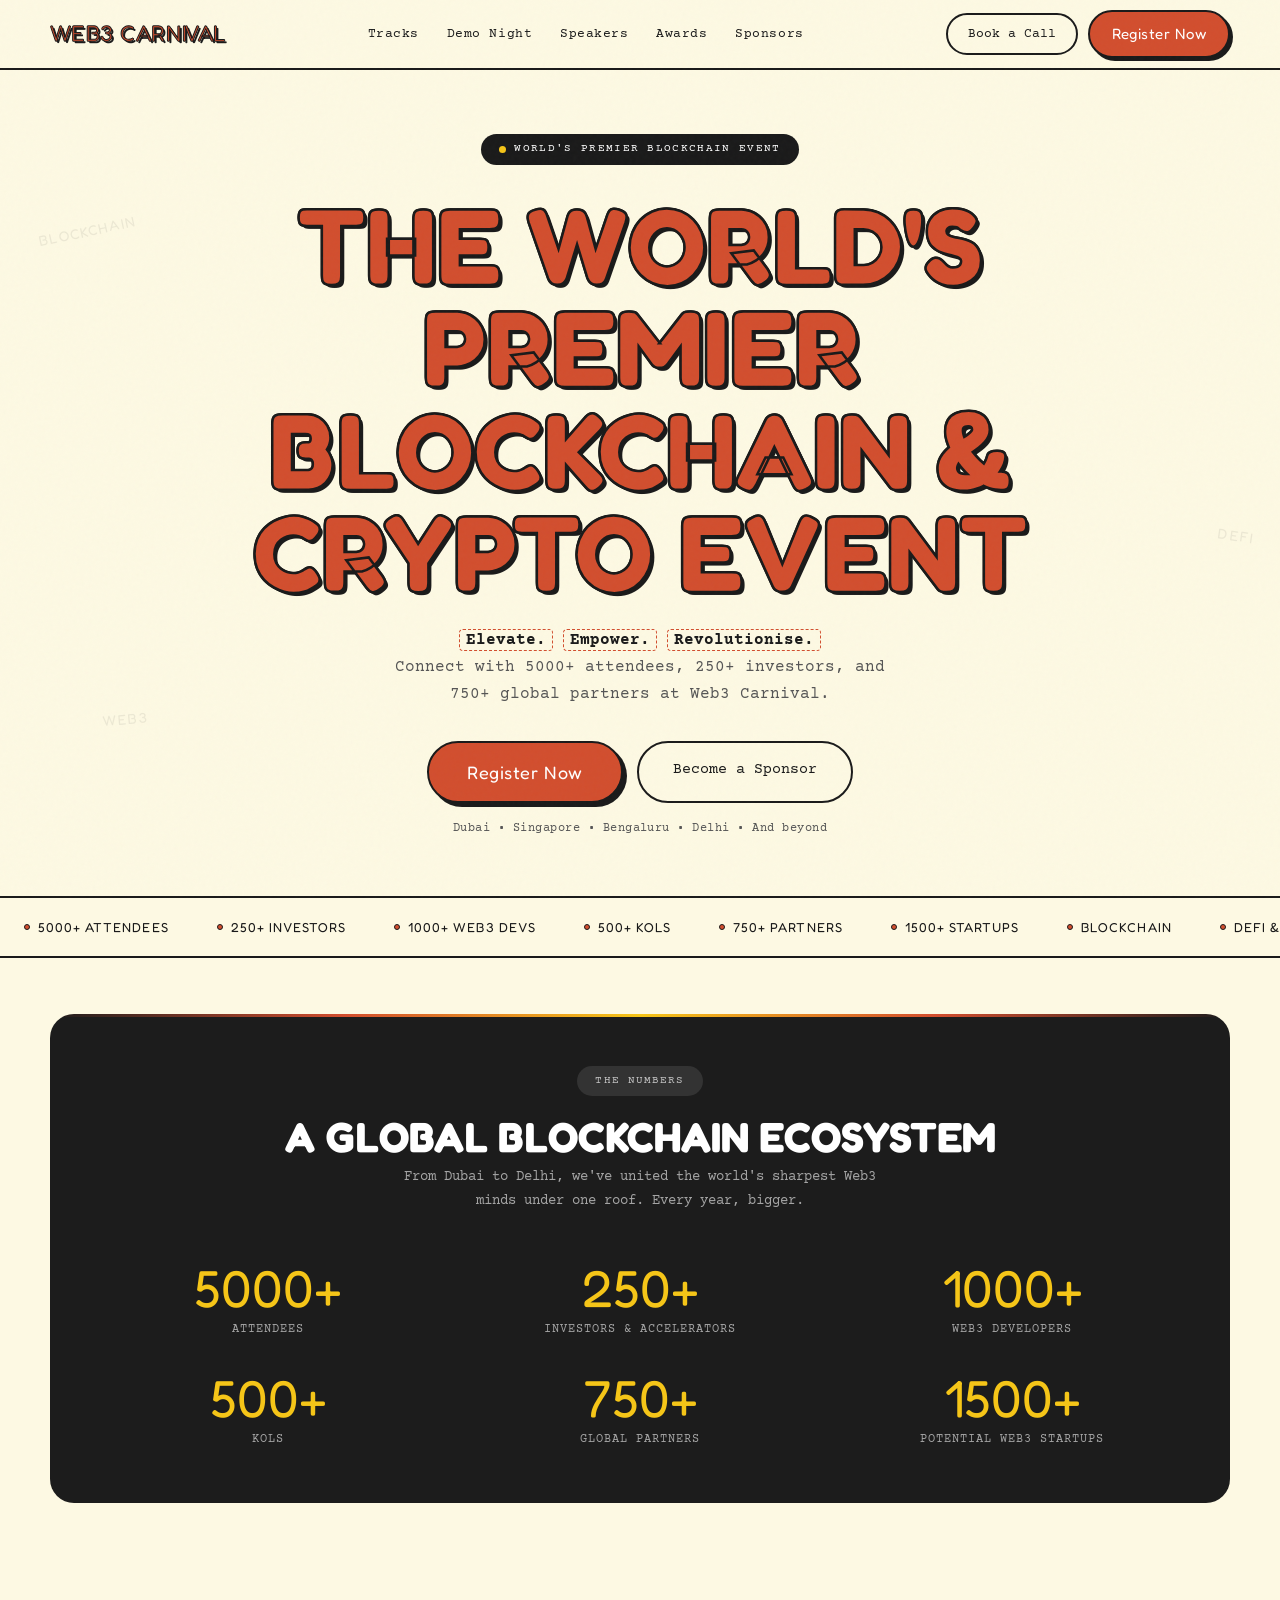
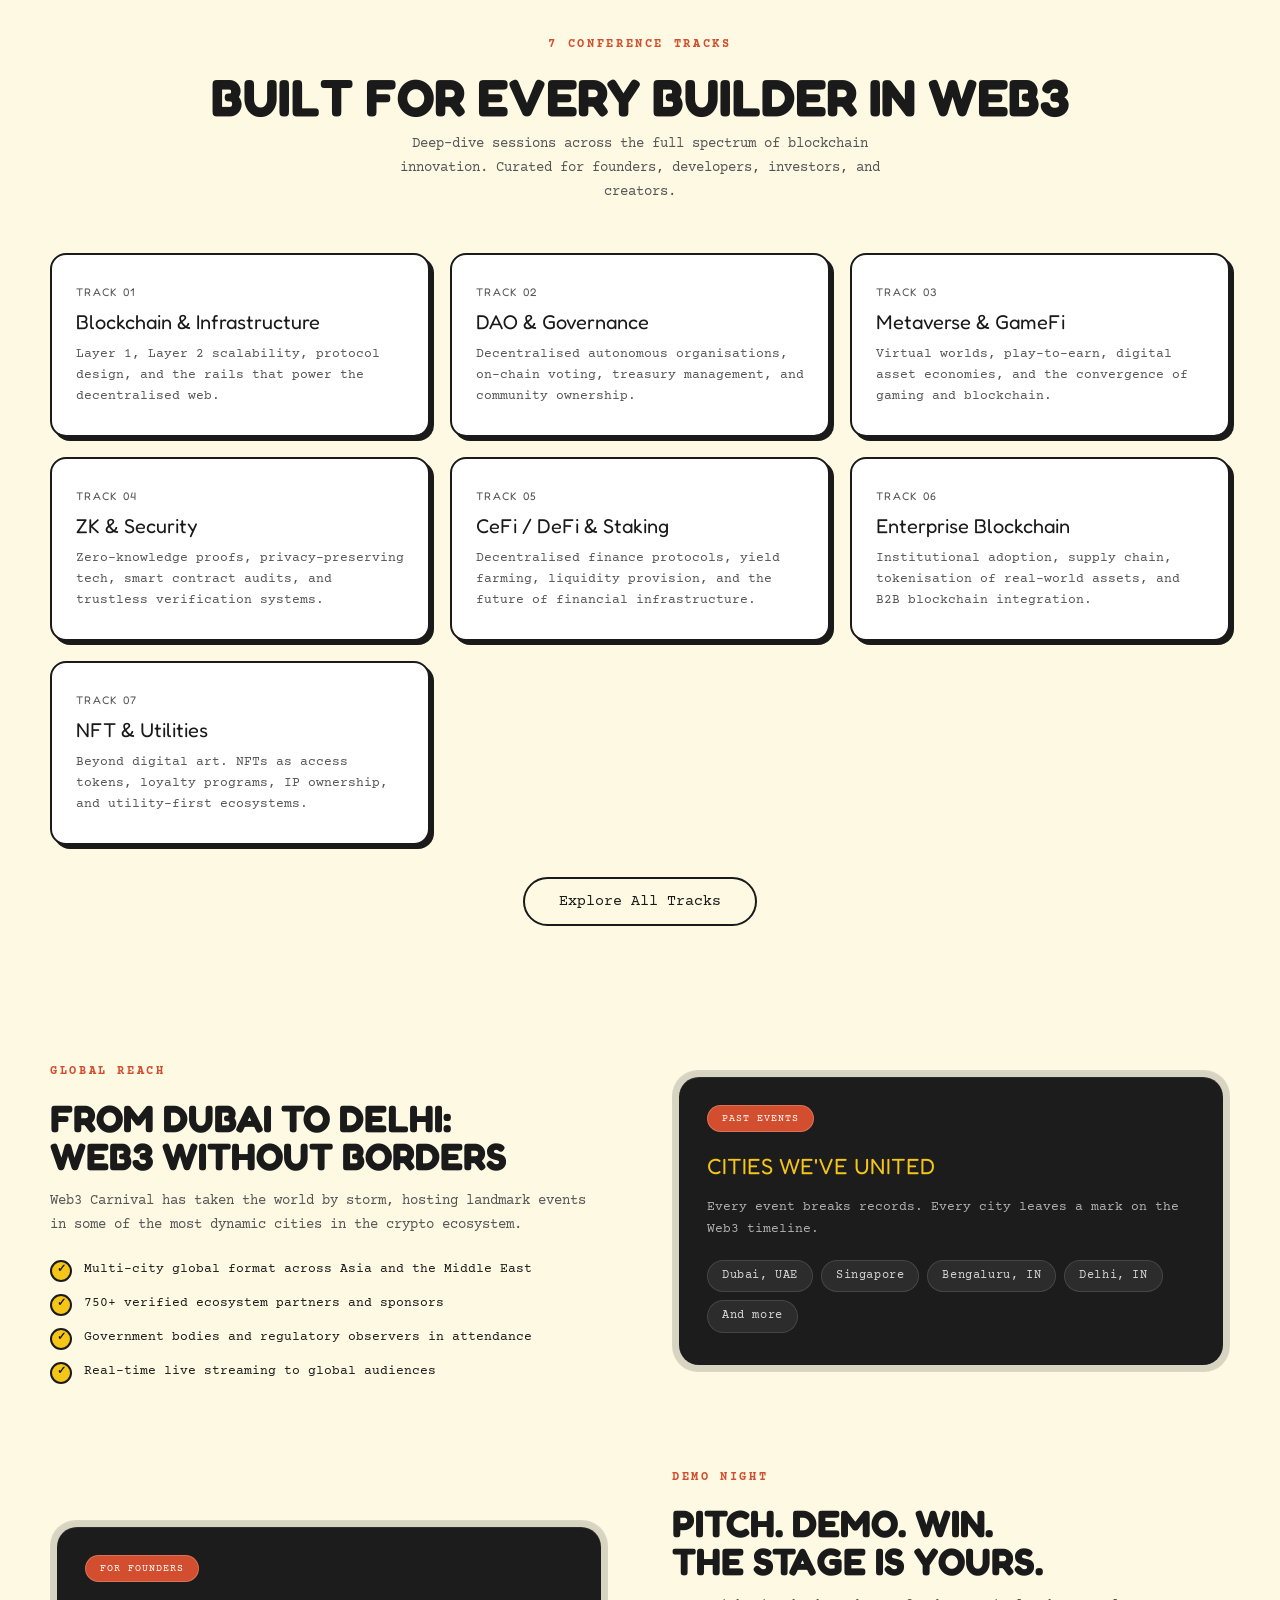
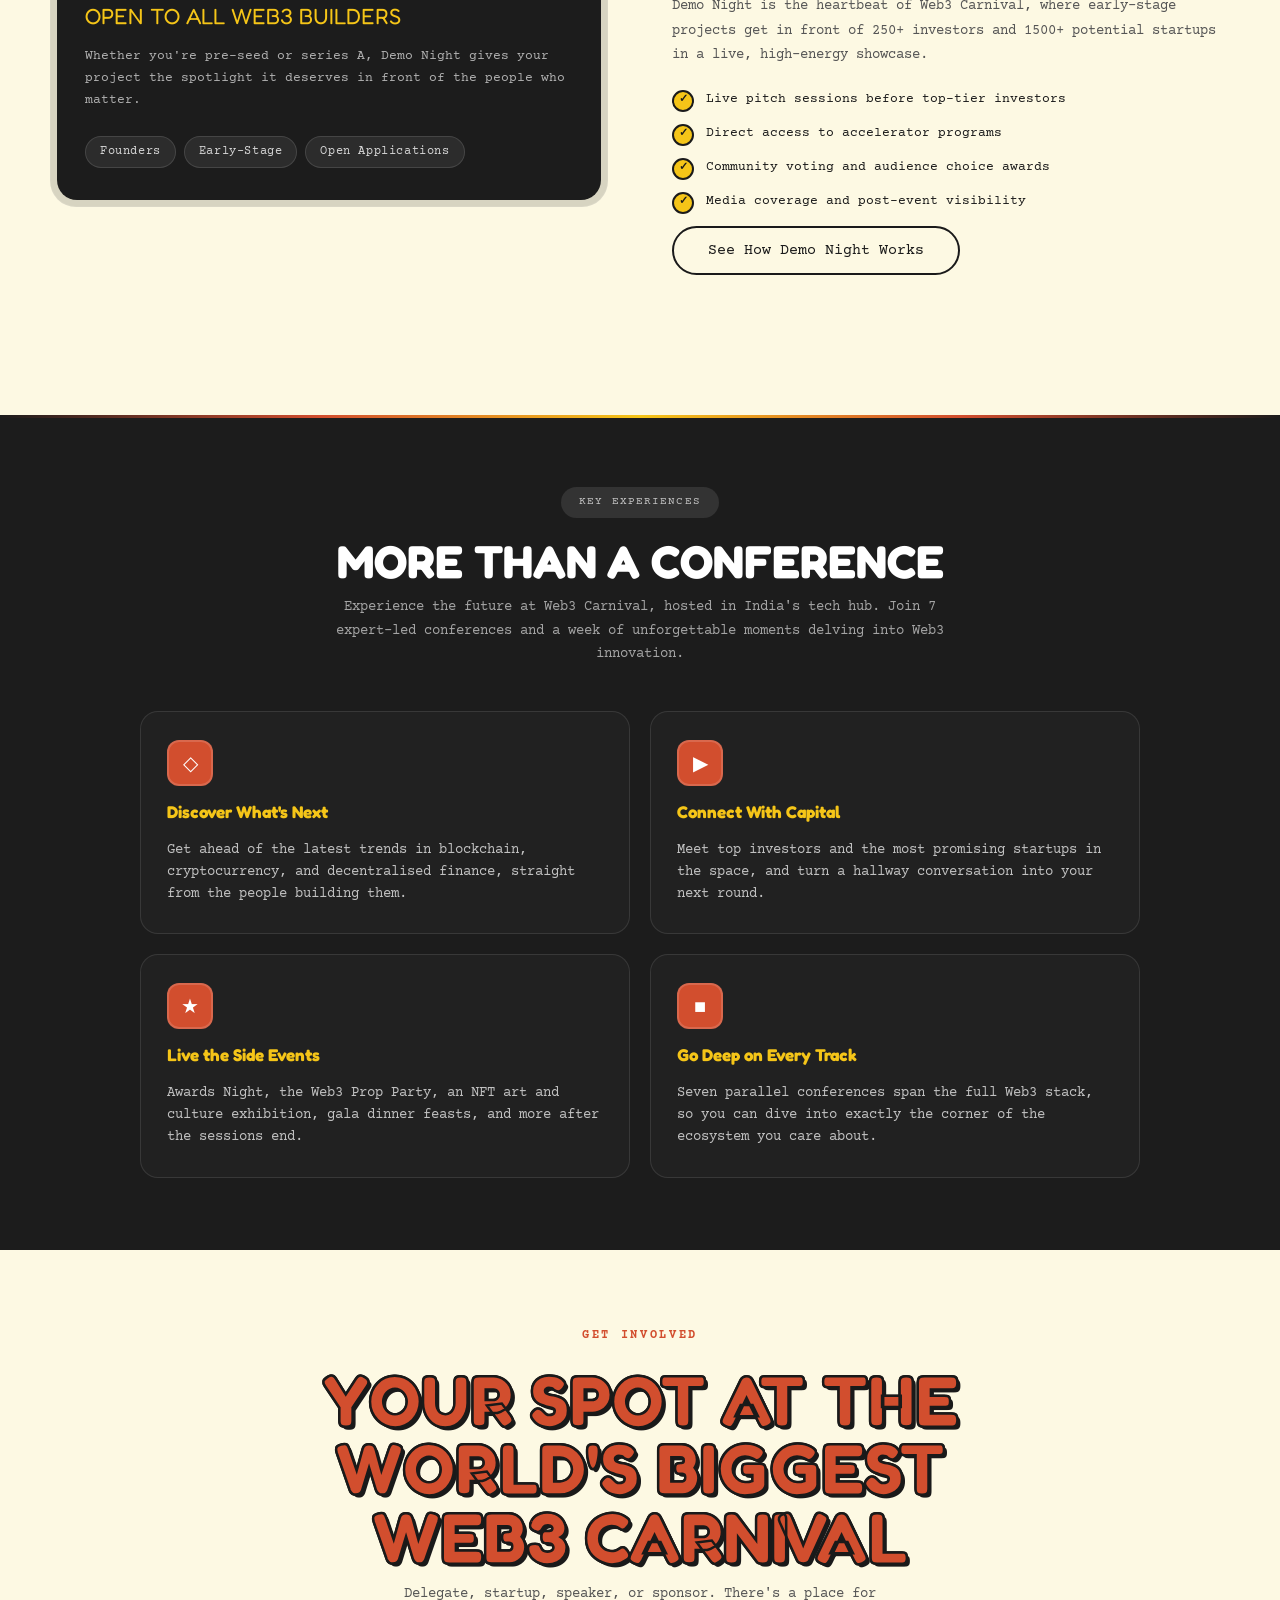
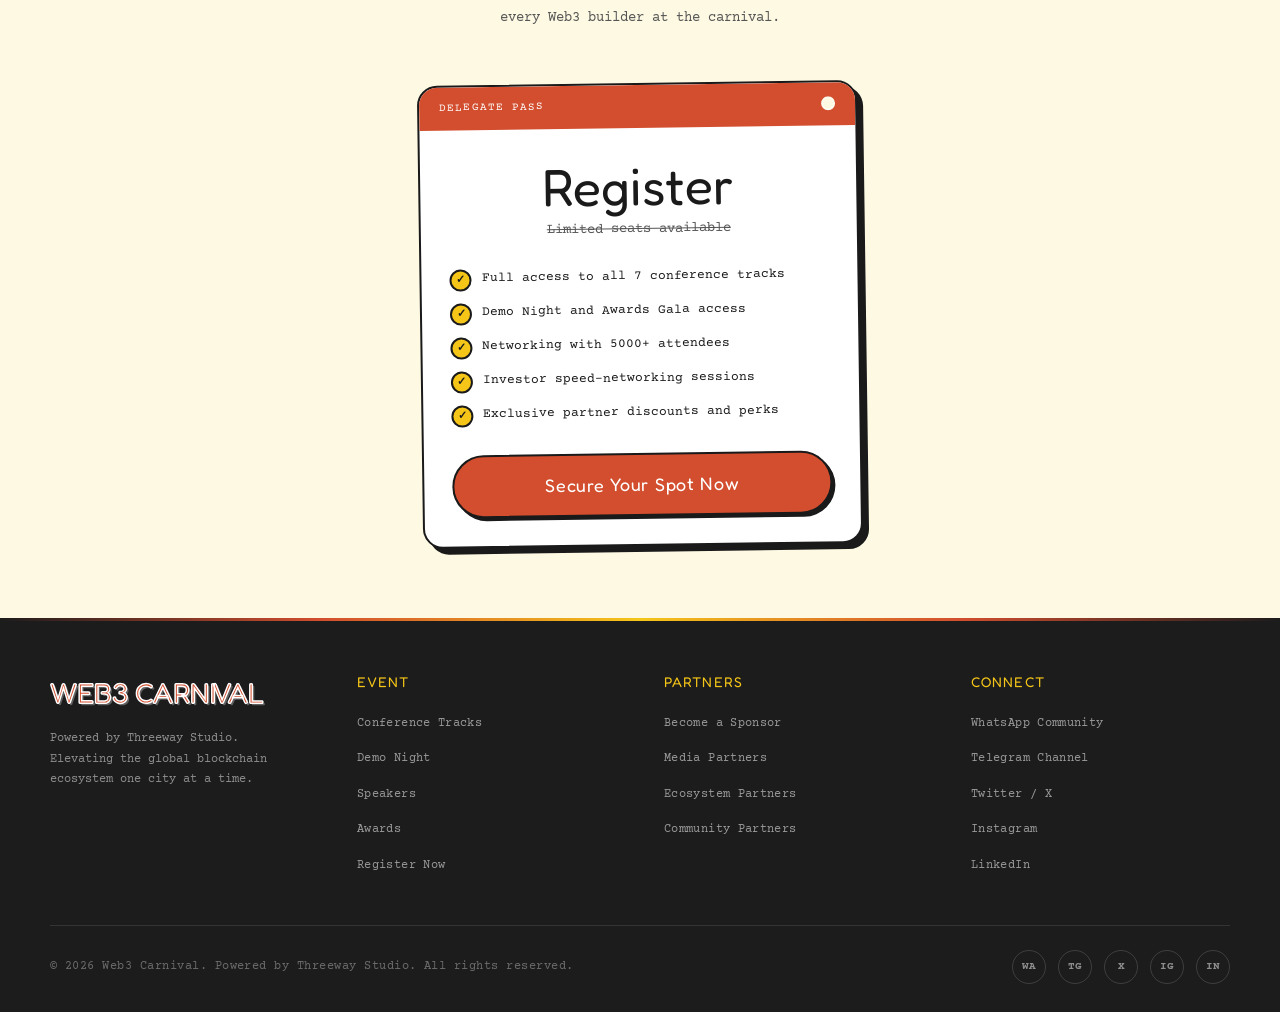
<file: index.html>
<!DOCTYPE html>
<html lang="en" data-theme="light">
<head>
<meta charset="UTF-8">
<meta name="viewport" content="width=device-width, initial-scale=1.0, viewport-fit=cover">
<title>Web3 Carnival</title>
<meta name="description" content="Web3 Carnival is the world's premier blockchain and crypto event, powered by Threeway Studio. Elevate. Empower. Revolutionise.">
<script>document.documentElement.classList.add('js');</script>
<link rel="preconnect" href="https://fonts.googleapis.com">
<link rel="preconnect" href="https://fonts.gstatic.com" crossorigin>
<link href="https://fonts.googleapis.com/css2?family=Fredoka+One&family=Courier+Prime:ital,wght@0,400;0,700;1,400&family=DM+Sans:opsz,wght@9..40,400;9..40,500;9..40,600&display=swap" rel="stylesheet">
<link rel="stylesheet" href="styles.css?v=2">
</head>
<body>

<div class="mobile-menu" id="mobileMenu">
  <button class="m-close" onclick="closeMobile()" aria-label="Close menu">&#x2715;</button>
  <a href="tracks.html">Tracks</a>
  <a href="demo-night.html">Demo Night</a>
  <a href="speakers.html">Speakers</a>
  <a href="awards.html">Awards</a>
  <a href="sponsors.html">Sponsors</a>
  <a href="https://lu.ma" class="btn-hero" style="font-size:20px;padding:14px 40px;">Register Now</a>
</div>

<nav>
  <div class="nav-inner">
    <a href="index.html" class="nav-logo">Web3 Carnival</a>
    <ul class="nav-links">
      <li><a href="tracks.html">Tracks</a></li>
      <li><a href="demo-night.html">Demo Night</a></li>
      <li><a href="speakers.html">Speakers</a></li>
      <li><a href="awards.html">Awards</a></li>
      <li><a href="sponsors.html">Sponsors</a></li>
    </ul>
    <div class="nav-cta">
      <a href="https://calendly.com" class="btn-ghost">Book a Call</a>
      <a href="https://lu.ma" class="btn-primary">Register Now</a>
    </div>
    <button class="hamburger" id="hamburger" onclick="toggleMobile()" aria-label="Menu">
      <span></span><span></span><span></span>
    </button>
  </div>
</nav>

<section class="hero">
  <span class="deco" style="top:18%;left:3%;transform:rotate(-12deg)">Blockchain</span>
  <span class="deco" style="top:55%;right:2%;transform:rotate(8deg)">DeFi</span>
  <span class="deco" style="bottom:20%;left:8%;transform:rotate(-5deg)">Web3</span>
  <div class="hero-eyebrow">
    <span class="hero-eyebrow-dot"></span>
    World's Premier Blockchain Event
  </div>
  <h1 class="display hero-title">The World's Premier Blockchain &amp; Crypto Event</h1>
  <p class="hero-sub">
    <span class="hl">Elevate.</span> <span class="hl">Empower.</span> <span class="hl">Revolutionise.</span><br>
    Connect with 5000+ attendees, 250+ investors, and 750+ global partners at Web3 Carnival.
  </p>
  <div class="hero-ctas">
    <a href="https://lu.ma" class="btn-hero">Register Now</a>
    <a href="sponsors.html" class="btn-hero-ghost">Become a Sponsor</a>
  </div>
  <p class="hero-trust">Dubai &bull; Singapore &bull; Bengaluru &bull; Delhi &bull; And beyond</p>
</section>

<div class="logo-wall">
  <div class="marquee-track" id="marqueeTrack">
    <span class="marquee-item">5000+ Attendees</span>
    <span class="marquee-item">250+ Investors</span>
    <span class="marquee-item">1000+ Web3 Devs</span>
    <span class="marquee-item">500+ KOLs</span>
    <span class="marquee-item">750+ Partners</span>
    <span class="marquee-item">1500+ Startups</span>
    <span class="marquee-item">Blockchain</span>
    <span class="marquee-item">DeFi &amp; CeFi</span>
    <span class="marquee-item">NFT &amp; Metaverse</span>
    <span class="marquee-item">ZK &amp; Security</span>
    <span class="marquee-item">DAO &amp; Governance</span>
    <span class="marquee-item">Demo Night</span>
    <span class="marquee-item">5000+ Attendees</span>
    <span class="marquee-item">250+ Investors</span>
    <span class="marquee-item">1000+ Web3 Devs</span>
    <span class="marquee-item">500+ KOLs</span>
    <span class="marquee-item">750+ Partners</span>
    <span class="marquee-item">1500+ Startups</span>
    <span class="marquee-item">Blockchain</span>
    <span class="marquee-item">DeFi &amp; CeFi</span>
    <span class="marquee-item">NFT &amp; Metaverse</span>
    <span class="marquee-item">ZK &amp; Security</span>
    <span class="marquee-item">DAO &amp; Governance</span>
    <span class="marquee-item">Demo Night</span>
  </div>
</div>

<section class="stats-section reveal">
  <div class="stats-card">
    <div class="stats-card-label">
      <span class="section-label" style="background:rgba(255,255,255,0.1);color:rgba(255,255,255,0.7);">The Numbers</span>
    </div>
    <h2 class="display-white stats-heading">A Global Blockchain Ecosystem</h2>
    <p class="stats-sub">From Dubai to Delhi, we've united the world's sharpest Web3 minds under one roof. Every year, bigger.</p>
    <div class="stats-grid">
      <div class="stat-item">
        <div class="stat-value">5000+</div>
        <div class="stat-label">Attendees</div>
      </div>
      <div class="stat-item">
        <div class="stat-value">250+</div>
        <div class="stat-label">Investors &amp; Accelerators</div>
      </div>
      <div class="stat-item">
        <div class="stat-value">1000+</div>
        <div class="stat-label">Web3 Developers</div>
      </div>
      <div class="stat-item">
        <div class="stat-value">500+</div>
        <div class="stat-label">KOLs</div>
      </div>
      <div class="stat-item">
        <div class="stat-value">750+</div>
        <div class="stat-label">Global Partners</div>
      </div>
      <div class="stat-item">
        <div class="stat-value">1500+</div>
        <div class="stat-label">Potential Web3 Startups</div>
      </div>
    </div>
  </div>
</section>

<section class="tracks-section" id="tracks">
  <div class="tracks-header reveal">
    <span class="section-label-light">7 Conference Tracks</span>
    <h2 class="display-sm tracks-title">Built for Every Builder in Web3</h2>
    <p class="mono-muted" style="max-width:520px;margin:0 auto;font-size:14px;">Deep-dive sessions across the full spectrum of blockchain innovation. Curated for founders, developers, investors, and creators.</p>
  </div>
  <div class="tracks-grid">
    <div class="track-card reveal">
      <div class="track-number">Track 01</div>
      <div class="track-name">Blockchain &amp; Infrastructure</div>
      <div class="track-desc">Layer 1, Layer 2 scalability, protocol design, and the rails that power the decentralised web.</div>
    </div>
    <div class="track-card reveal" style="transition-delay:0.07s">
      <div class="track-number">Track 02</div>
      <div class="track-name">DAO &amp; Governance</div>
      <div class="track-desc">Decentralised autonomous organisations, on-chain voting, treasury management, and community ownership.</div>
    </div>
    <div class="track-card reveal" style="transition-delay:0.14s">
      <div class="track-number">Track 03</div>
      <div class="track-name">Metaverse &amp; GameFi</div>
      <div class="track-desc">Virtual worlds, play-to-earn, digital asset economies, and the convergence of gaming and blockchain.</div>
    </div>
    <div class="track-card reveal" style="transition-delay:0.21s">
      <div class="track-number">Track 04</div>
      <div class="track-name">ZK &amp; Security</div>
      <div class="track-desc">Zero-knowledge proofs, privacy-preserving tech, smart contract audits, and trustless verification systems.</div>
    </div>
    <div class="track-card reveal" style="transition-delay:0.28s">
      <div class="track-number">Track 05</div>
      <div class="track-name">CeFi / DeFi &amp; Staking</div>
      <div class="track-desc">Decentralised finance protocols, yield farming, liquidity provision, and the future of financial infrastructure.</div>
    </div>
    <div class="track-card reveal" style="transition-delay:0.35s">
      <div class="track-number">Track 06</div>
      <div class="track-name">Enterprise Blockchain</div>
      <div class="track-desc">Institutional adoption, supply chain, tokenisation of real-world assets, and B2B blockchain integration.</div>
    </div>
    <div class="track-card reveal" style="transition-delay:0.42s">
      <div class="track-number">Track 07</div>
      <div class="track-name">NFT &amp; Utilities</div>
      <div class="track-desc">Beyond digital art. NFTs as access tokens, loyalty programs, IP ownership, and utility-first ecosystems.</div>
    </div>
  </div>
  <div style="text-align:center;margin-top:44px;">
    <a href="tracks.html" class="btn-hero-ghost">Explore All Tracks</a>
  </div>
</section>

<section class="features-section">
  <div class="feature-row reveal">
    <div class="feature-text">
      <span class="section-label-light">Global Reach</span>
      <h3 class="display-sm feature-title">From Dubai to Delhi: Web3 Without Borders</h3>
      <p class="feature-body">Web3 Carnival has taken the world by storm, hosting landmark events in some of the most dynamic cities in the crypto ecosystem.</p>
      <ul class="checklist">
        <li><span class="check-icon">&#x2713;</span> Multi-city global format across Asia and the Middle East</li>
        <li><span class="check-icon">&#x2713;</span> 750+ verified ecosystem partners and sponsors</li>
        <li><span class="check-icon">&#x2713;</span> Government bodies and regulatory observers in attendance</li>
        <li><span class="check-icon">&#x2713;</span> Real-time live streaming to global audiences</li>
      </ul>
    </div>
    <div class="doppelrand">
      <div class="doppelrand-inner">
        <div class="feature-card-inner">
          <span class="feature-card-tag">Past Events</span>
          <div class="feature-card-heading">Cities We've United</div>
          <p class="feature-card-body">Every event breaks records. Every city leaves a mark on the Web3 timeline.</p>
          <div class="city-pills">
            <span class="city-pill">Dubai, UAE</span>
            <span class="city-pill">Singapore</span>
            <span class="city-pill">Bengaluru, IN</span>
            <span class="city-pill">Delhi, IN</span>
            <span class="city-pill">And more</span>
          </div>
        </div>
      </div>
    </div>
  </div>

  <div class="feature-row reverse reveal">
    <div class="feature-text">
      <span class="section-label-light">Demo Night</span>
      <h3 class="display-sm feature-title">Pitch. Demo. Win. The Stage is Yours.</h3>
      <p class="feature-body">Demo Night is the heartbeat of Web3 Carnival, where early-stage projects get in front of 250+ investors and 1500+ potential startups in a live, high-energy showcase.</p>
      <ul class="checklist">
        <li><span class="check-icon">&#x2713;</span> Live pitch sessions before top-tier investors</li>
        <li><span class="check-icon">&#x2713;</span> Direct access to accelerator programs</li>
        <li><span class="check-icon">&#x2713;</span> Community voting and audience choice awards</li>
        <li><span class="check-icon">&#x2713;</span> Media coverage and post-event visibility</li>
      </ul>
      <div style="margin-top:24px;">
        <a href="demo-night.html" class="btn-hero-ghost">See How Demo Night Works</a>
      </div>
    </div>
    <div class="doppelrand">
      <div class="doppelrand-inner">
        <div class="feature-card-inner">
          <span class="feature-card-tag">For Founders</span>
          <div class="feature-card-heading">Open to All Web3 Builders</div>
          <p class="feature-card-body">Whether you're pre-seed or series A, Demo Night gives your project the spotlight it deserves in front of the people who matter.</p>
          <div class="city-pills" style="margin-top:24px">
            <span class="city-pill">Founders</span>
            <span class="city-pill">Early-Stage</span>
            <span class="city-pill">Open Applications</span>
          </div>
        </div>
      </div>
    </div>
  </div>
</section>

<section class="exp-section">
  <div class="exp-head reveal">
    <span class="section-label" style="background:rgba(255,255,255,0.1);color:rgba(255,255,255,0.7);">Key Experiences</span>
    <h2 class="display-white">More Than a Conference</h2>
    <p>Experience the future at Web3 Carnival, hosted in India's tech hub. Join 7 expert-led conferences and a week of unforgettable moments delving into Web3 innovation.</p>
  </div>
  <div class="exp-grid">
    <div class="exp-card reveal">
      <div class="exp-icon">&#9671;</div>
      <h3>Discover What's Next</h3>
      <p>Get ahead of the latest trends in blockchain, cryptocurrency, and decentralised finance, straight from the people building them.</p>
    </div>
    <div class="exp-card reveal" style="transition-delay:0.07s">
      <div class="exp-icon">&#9654;</div>
      <h3>Connect With Capital</h3>
      <p>Meet top investors and the most promising startups in the space, and turn a hallway conversation into your next round.</p>
    </div>
    <div class="exp-card reveal" style="transition-delay:0.14s">
      <div class="exp-icon">&#9733;</div>
      <h3>Live the Side Events</h3>
      <p>Awards Night, the Web3 Prop Party, an NFT art and culture exhibition, gala dinner feasts, and more after the sessions end.</p>
    </div>
    <div class="exp-card reveal" style="transition-delay:0.21s">
      <div class="exp-icon">&#9632;</div>
      <h3>Go Deep on Every Track</h3>
      <p>Seven parallel conferences span the full Web3 stack, so you can dive into exactly the corner of the ecosystem you care about.</p>
    </div>
  </div>
</section>

<section class="pricing-section" id="register">
  <span class="section-label-light" style="display:inline-flex;margin-bottom:20px;">Get Involved</span>
  <h2 class="display pricing-headline">Your Spot at the World's Biggest Web3 Carnival</h2>
  <p class="pricing-sub">
    Delegate, startup, speaker, or sponsor. There's a place for every Web3 builder at the carnival.
  </p>

  <div class="pricing-card">
    <div class="pricing-card-header">
      <span class="pricing-card-label">Delegate Pass</span>
      <span style="width:14px;height:14px;border-radius:50%;background:var(--cream);display:inline-block;border:2px solid rgba(255,255,255,0.4);"></span>
    </div>
    <div class="pricing-card-body">
      <div class="pricing-price">Register</div>
      <div class="pricing-old">Limited seats available</div>
      <ul class="pricing-features">
        <li><span class="check-icon" style="background:var(--yellow);">&#x2713;</span> Full access to all 7 conference tracks</li>
        <li><span class="check-icon" style="background:var(--yellow);">&#x2713;</span> Demo Night and Awards Gala access</li>
        <li><span class="check-icon" style="background:var(--yellow);">&#x2713;</span> Networking with 5000+ attendees</li>
        <li><span class="check-icon" style="background:var(--yellow);">&#x2713;</span> Investor speed-networking sessions</li>
        <li><span class="check-icon" style="background:var(--yellow);">&#x2713;</span> Exclusive partner discounts and perks</li>
      </ul>
      <a href="https://lu.ma" class="btn-pricing">Secure Your Spot Now</a>
    </div>
  </div>
</section>

<footer>
  <div class="footer-inner">
    <div class="footer-top">
      <div>
        <div class="footer-brand-name">Web3 Carnival</div>
        <p class="footer-tagline">Powered by Threeway Studio. Elevating the global blockchain ecosystem one city at a time.</p>
      </div>
      <div>
        <div class="footer-col-heading">Event</div>
        <ul class="footer-links">
          <li><a href="tracks.html">Conference Tracks</a></li>
          <li><a href="demo-night.html">Demo Night</a></li>
          <li><a href="speakers.html">Speakers</a></li>
          <li><a href="awards.html">Awards</a></li>
          <li><a href="https://lu.ma">Register Now</a></li>
        </ul>
      </div>
      <div>
        <div class="footer-col-heading">Partners</div>
        <ul class="footer-links">
          <li><a href="sponsors.html">Become a Sponsor</a></li>
          <li><a href="sponsors.html">Media Partners</a></li>
          <li><a href="sponsors.html">Ecosystem Partners</a></li>
          <li><a href="sponsors.html">Community Partners</a></li>
        </ul>
      </div>
      <div>
        <div class="footer-col-heading">Connect</div>
        <ul class="footer-links">
          <li><a href="https://lu.ma">WhatsApp Community</a></li>
          <li><a href="https://lu.ma">Telegram Channel</a></li>
          <li><a href="https://twitter.com">Twitter / X</a></li>
          <li><a href="https://instagram.com">Instagram</a></li>
          <li><a href="https://linkedin.com">LinkedIn</a></li>
        </ul>
      </div>
    </div>
    <div class="footer-bottom">
      <span class="footer-copy">&copy; 2026 Web3 Carnival. Powered by Threeway Studio. All rights reserved.</span>
      <div class="socials">
        <a href="https://wa.me" class="social-link" aria-label="WhatsApp">WA</a>
        <a href="https://t.me" class="social-link" aria-label="Telegram">TG</a>
        <a href="https://twitter.com" class="social-link" aria-label="Twitter">X</a>
        <a href="https://instagram.com" class="social-link" aria-label="Instagram">IG</a>
        <a href="https://linkedin.com" class="social-link" aria-label="LinkedIn">IN</a>
      </div>
    </div>
  </div>
</footer>

<script src="script.js?v=2"></script>
</body>
</html>
</file>
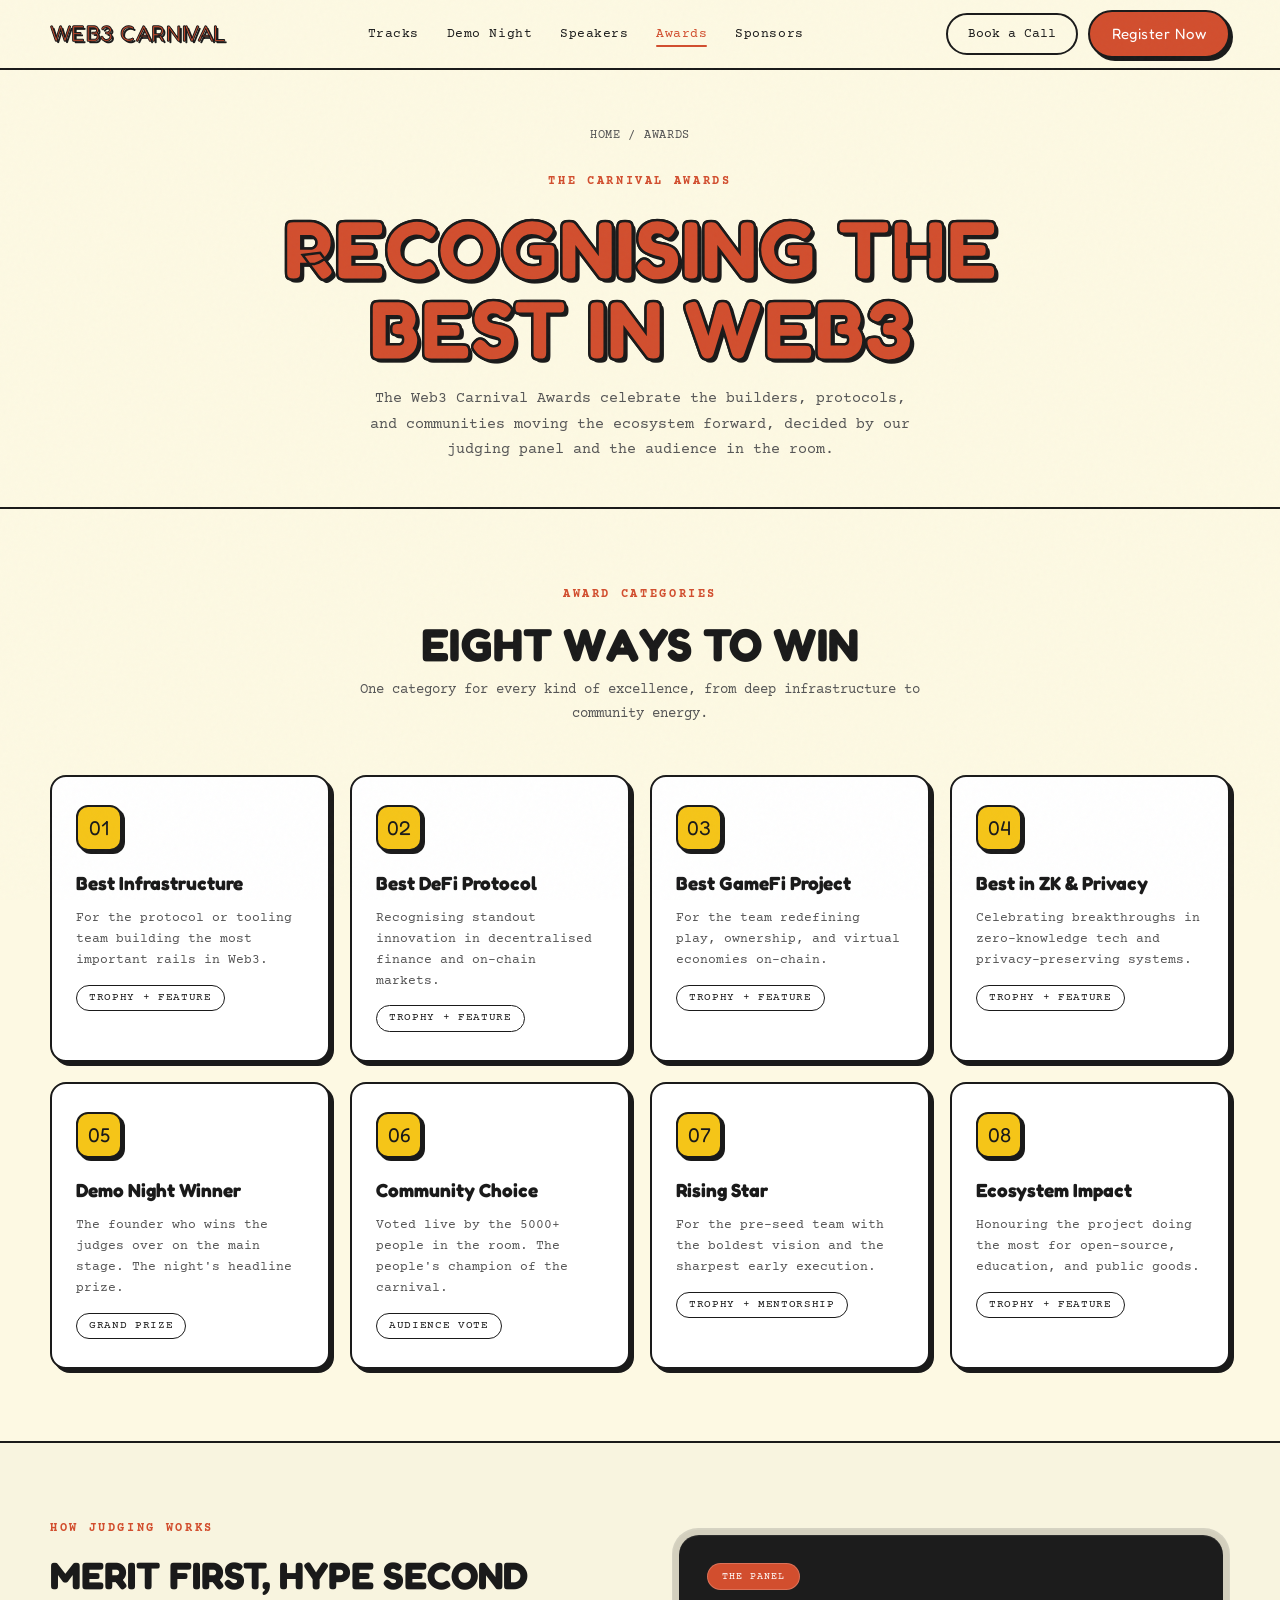
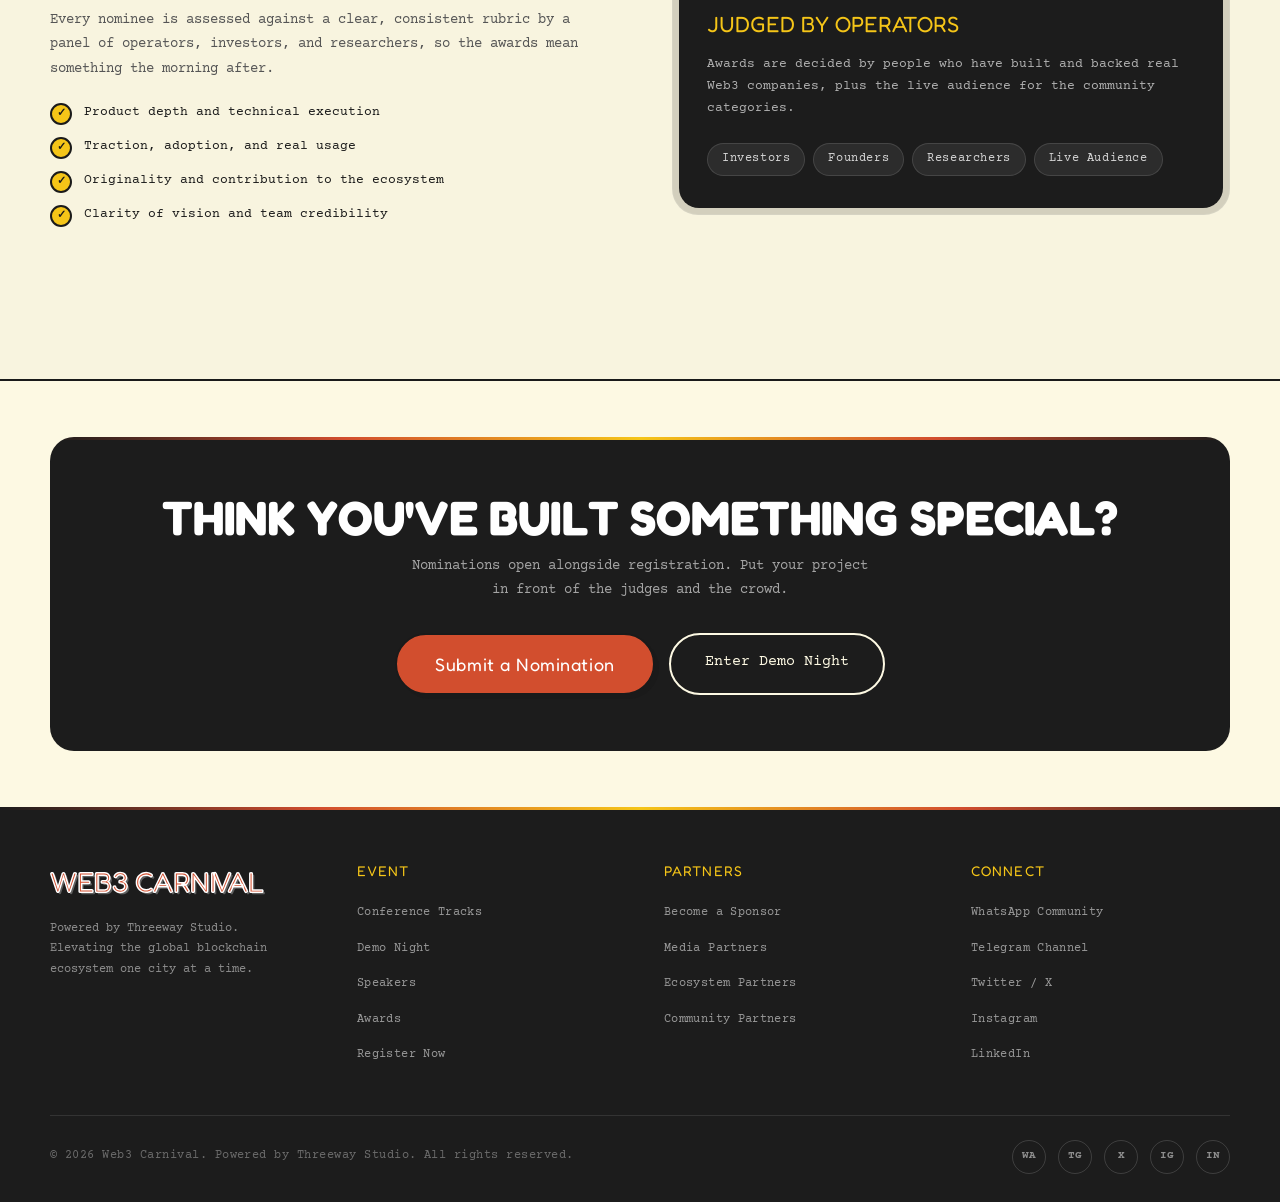
<file: awards.html>
<!DOCTYPE html>
<html lang="en" data-theme="light">
<head>
<meta charset="UTF-8">
<meta name="viewport" content="width=device-width, initial-scale=1.0, viewport-fit=cover">
<title>Awards | Web3 Carnival</title>
<meta name="description" content="The Web3 Carnival Awards celebrate the builders, protocols, and communities pushing the ecosystem forward.">
<script>document.documentElement.classList.add('js');</script>
<link rel="preconnect" href="https://fonts.googleapis.com">
<link rel="preconnect" href="https://fonts.gstatic.com" crossorigin>
<link href="https://fonts.googleapis.com/css2?family=Fredoka+One&family=Courier+Prime:ital,wght@0,400;0,700;1,400&family=DM+Sans:opsz,wght@9..40,400;9..40,500;9..40,600&display=swap" rel="stylesheet">
<link rel="stylesheet" href="styles.css?v=2">
</head>
<body>

<div class="mobile-menu" id="mobileMenu">
  <button class="m-close" onclick="closeMobile()" aria-label="Close menu">&#x2715;</button>
  <a href="tracks.html">Tracks</a>
  <a href="demo-night.html">Demo Night</a>
  <a href="speakers.html">Speakers</a>
  <a href="awards.html">Awards</a>
  <a href="sponsors.html">Sponsors</a>
  <a href="https://lu.ma" class="btn-hero" style="font-size:20px;padding:14px 40px;">Register Now</a>
</div>

<nav>
  <div class="nav-inner">
    <a href="index.html" class="nav-logo">Web3 Carnival</a>
    <ul class="nav-links">
      <li><a href="tracks.html">Tracks</a></li>
      <li><a href="demo-night.html">Demo Night</a></li>
      <li><a href="speakers.html">Speakers</a></li>
      <li><a href="awards.html" class="active">Awards</a></li>
      <li><a href="sponsors.html">Sponsors</a></li>
    </ul>
    <div class="nav-cta">
      <a href="https://calendly.com" class="btn-ghost">Book a Call</a>
      <a href="https://lu.ma" class="btn-primary">Register Now</a>
    </div>
    <button class="hamburger" id="hamburger" onclick="toggleMobile()" aria-label="Menu">
      <span></span><span></span><span></span>
    </button>
  </div>
</nav>

<section class="page-hero">
  <div class="breadcrumb"><a href="index.html">Home</a> / Awards</div>
  <span class="section-label-light">The Carnival Awards</span>
  <h1 class="display page-hero-title">Recognising the Best in Web3</h1>
  <p class="page-hero-sub">The Web3 Carnival Awards celebrate the builders, protocols, and communities moving the ecosystem forward, decided by our judging panel and the audience in the room.</p>
</section>

<section class="section">
  <div class="section-head reveal">
    <span class="section-label-light">Award Categories</span>
    <h2 class="display-sm">Eight Ways to Win</h2>
    <p>One category for every kind of excellence, from deep infrastructure to community energy.</p>
  </div>
  <div class="award-grid">
    <div class="award-card reveal">
      <div class="award-badge">01</div>
      <h3>Best Infrastructure</h3>
      <p>For the protocol or tooling team building the most important rails in Web3.</p>
      <span class="award-prize">Trophy + Feature</span>
    </div>
    <div class="award-card reveal" style="transition-delay:0.06s">
      <div class="award-badge">02</div>
      <h3>Best DeFi Protocol</h3>
      <p>Recognising standout innovation in decentralised finance and on-chain markets.</p>
      <span class="award-prize">Trophy + Feature</span>
    </div>
    <div class="award-card reveal" style="transition-delay:0.12s">
      <div class="award-badge">03</div>
      <h3>Best GameFi Project</h3>
      <p>For the team redefining play, ownership, and virtual economies on-chain.</p>
      <span class="award-prize">Trophy + Feature</span>
    </div>
    <div class="award-card reveal" style="transition-delay:0.18s">
      <div class="award-badge">04</div>
      <h3>Best in ZK &amp; Privacy</h3>
      <p>Celebrating breakthroughs in zero-knowledge tech and privacy-preserving systems.</p>
      <span class="award-prize">Trophy + Feature</span>
    </div>
    <div class="award-card reveal" style="transition-delay:0.06s">
      <div class="award-badge">05</div>
      <h3>Demo Night Winner</h3>
      <p>The founder who wins the judges over on the main stage. The night's headline prize.</p>
      <span class="award-prize">Grand Prize</span>
    </div>
    <div class="award-card reveal" style="transition-delay:0.12s">
      <div class="award-badge">06</div>
      <h3>Community Choice</h3>
      <p>Voted live by the 5000+ people in the room. The people's champion of the carnival.</p>
      <span class="award-prize">Audience Vote</span>
    </div>
    <div class="award-card reveal" style="transition-delay:0.18s">
      <div class="award-badge">07</div>
      <h3>Rising Star</h3>
      <p>For the pre-seed team with the boldest vision and the sharpest early execution.</p>
      <span class="award-prize">Trophy + Mentorship</span>
    </div>
    <div class="award-card reveal" style="transition-delay:0.24s">
      <div class="award-badge">08</div>
      <h3>Ecosystem Impact</h3>
      <p>Honouring the project doing the most for open-source, education, and public goods.</p>
      <span class="award-prize">Trophy + Feature</span>
    </div>
  </div>
</section>

<section class="section" style="background:rgba(26,26,26,0.02);border-top:2px solid var(--dark);border-bottom:2px solid var(--dark);">
  <div class="feature-row reveal">
    <div class="feature-text">
      <span class="section-label-light">How Judging Works</span>
      <h3 class="display-sm feature-title">Merit First, Hype Second</h3>
      <p class="feature-body">Every nominee is assessed against a clear, consistent rubric by a panel of operators, investors, and researchers, so the awards mean something the morning after.</p>
      <ul class="checklist">
        <li><span class="check-icon">&#x2713;</span> Product depth and technical execution</li>
        <li><span class="check-icon">&#x2713;</span> Traction, adoption, and real usage</li>
        <li><span class="check-icon">&#x2713;</span> Originality and contribution to the ecosystem</li>
        <li><span class="check-icon">&#x2713;</span> Clarity of vision and team credibility</li>
      </ul>
    </div>
    <div class="doppelrand">
      <div class="doppelrand-inner">
        <div class="feature-card-inner">
          <span class="feature-card-tag">The Panel</span>
          <div class="feature-card-heading">Judged by Operators</div>
          <p class="feature-card-body">Awards are decided by people who have built and backed real Web3 companies, plus the live audience for the community categories.</p>
          <div class="city-pills" style="margin-top:24px">
            <span class="city-pill">Investors</span>
            <span class="city-pill">Founders</span>
            <span class="city-pill">Researchers</span>
            <span class="city-pill">Live Audience</span>
          </div>
        </div>
      </div>
    </div>
  </div>
</section>

<section class="section-tight">
  <div class="cta-band reveal">
    <h2 class="display-white">Think You've Built Something Special?</h2>
    <p>Nominations open alongside registration. Put your project in front of the judges and the crowd.</p>
    <div class="hero-ctas" style="margin-bottom:0;">
      <a href="https://lu.ma" class="btn-hero">Submit a Nomination</a>
      <a href="demo-night.html" class="btn-hero-ghost" style="color:var(--cream);border-color:var(--cream);">Enter Demo Night</a>
    </div>
  </div>
</section>

<footer>
  <div class="footer-inner">
    <div class="footer-top">
      <div>
        <div class="footer-brand-name">Web3 Carnival</div>
        <p class="footer-tagline">Powered by Threeway Studio. Elevating the global blockchain ecosystem one city at a time.</p>
      </div>
      <div>
        <div class="footer-col-heading">Event</div>
        <ul class="footer-links">
          <li><a href="tracks.html">Conference Tracks</a></li>
          <li><a href="demo-night.html">Demo Night</a></li>
          <li><a href="speakers.html">Speakers</a></li>
          <li><a href="awards.html">Awards</a></li>
          <li><a href="https://lu.ma">Register Now</a></li>
        </ul>
      </div>
      <div>
        <div class="footer-col-heading">Partners</div>
        <ul class="footer-links">
          <li><a href="sponsors.html">Become a Sponsor</a></li>
          <li><a href="sponsors.html">Media Partners</a></li>
          <li><a href="sponsors.html">Ecosystem Partners</a></li>
          <li><a href="sponsors.html">Community Partners</a></li>
        </ul>
      </div>
      <div>
        <div class="footer-col-heading">Connect</div>
        <ul class="footer-links">
          <li><a href="https://lu.ma">WhatsApp Community</a></li>
          <li><a href="https://lu.ma">Telegram Channel</a></li>
          <li><a href="https://twitter.com">Twitter / X</a></li>
          <li><a href="https://instagram.com">Instagram</a></li>
          <li><a href="https://linkedin.com">LinkedIn</a></li>
        </ul>
      </div>
    </div>
    <div class="footer-bottom">
      <span class="footer-copy">&copy; 2026 Web3 Carnival. Powered by Threeway Studio. All rights reserved.</span>
      <div class="socials">
        <a href="https://wa.me" class="social-link" aria-label="WhatsApp">WA</a>
        <a href="https://t.me" class="social-link" aria-label="Telegram">TG</a>
        <a href="https://twitter.com" class="social-link" aria-label="Twitter">X</a>
        <a href="https://instagram.com" class="social-link" aria-label="Instagram">IG</a>
        <a href="https://linkedin.com" class="social-link" aria-label="LinkedIn">IN</a>
      </div>
    </div>
  </div>
</footer>

<script src="script.js?v=2"></script>
</body>
</html>
</file>
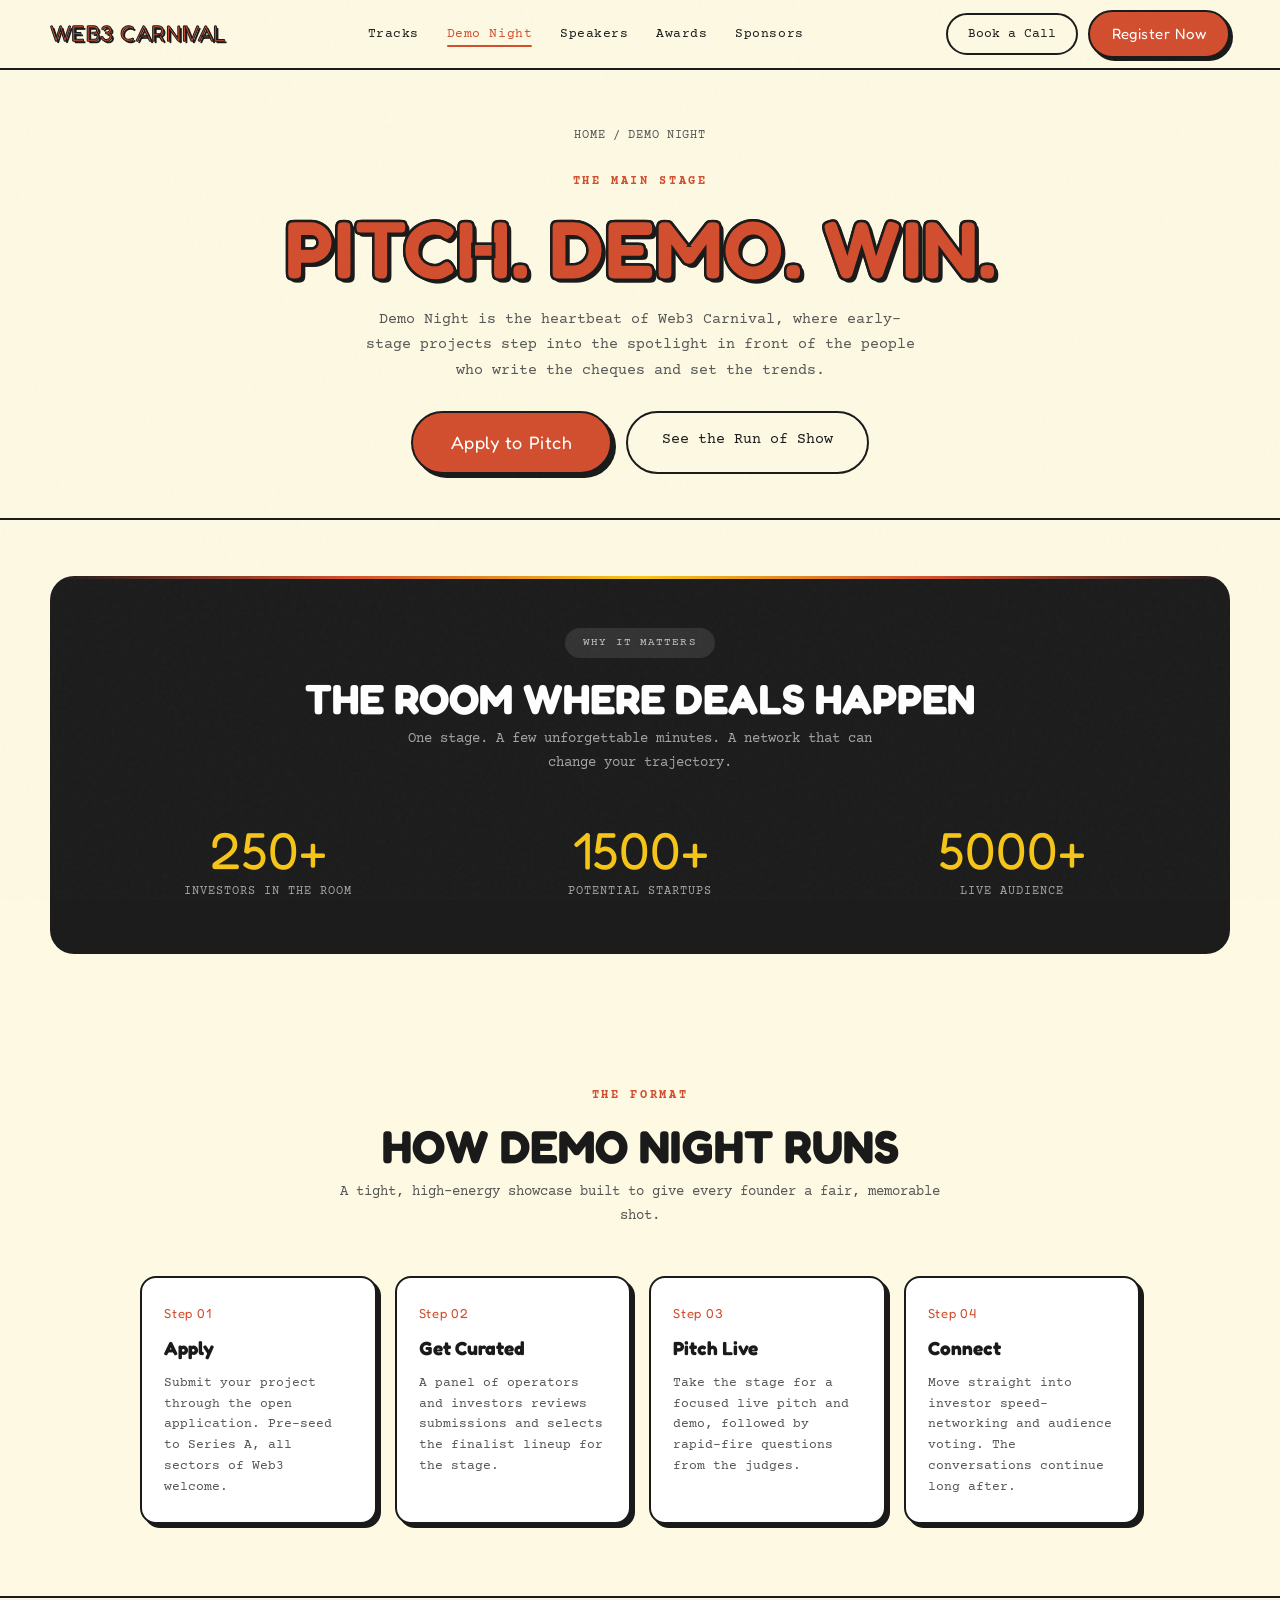
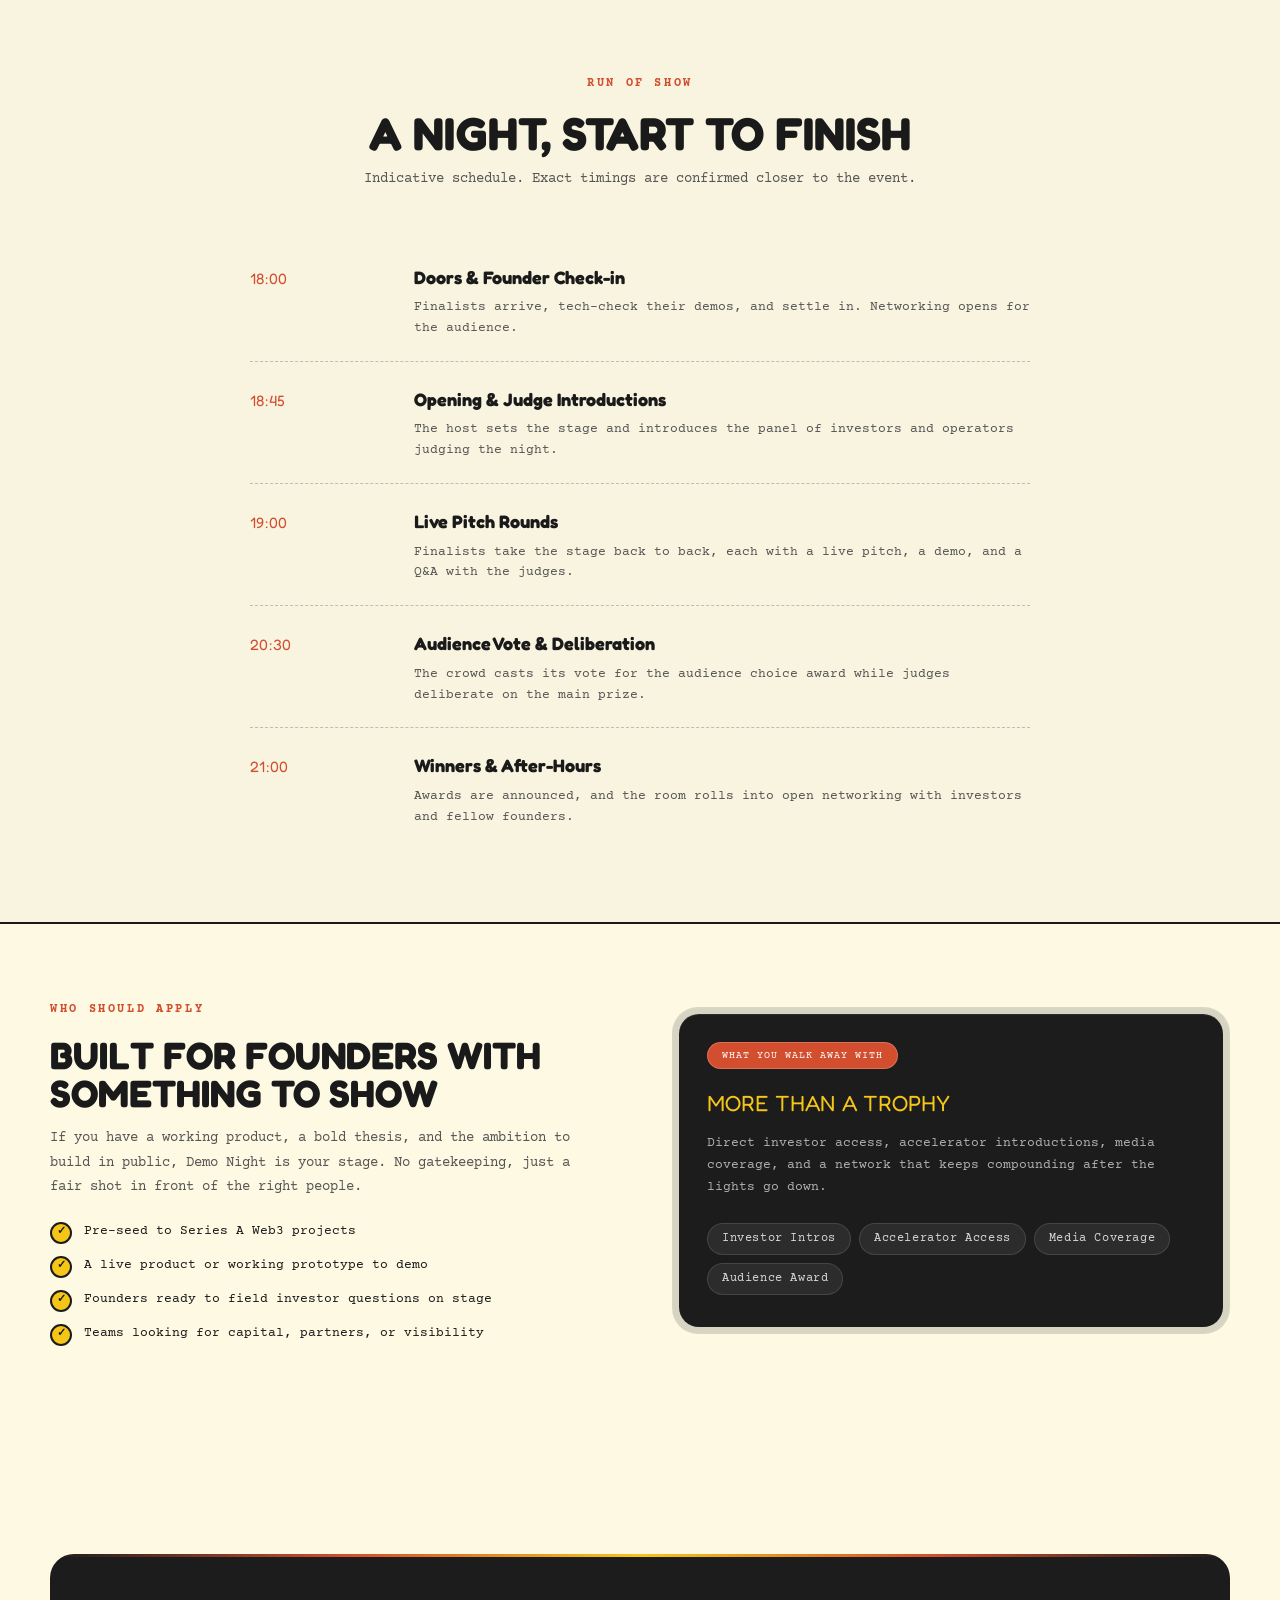
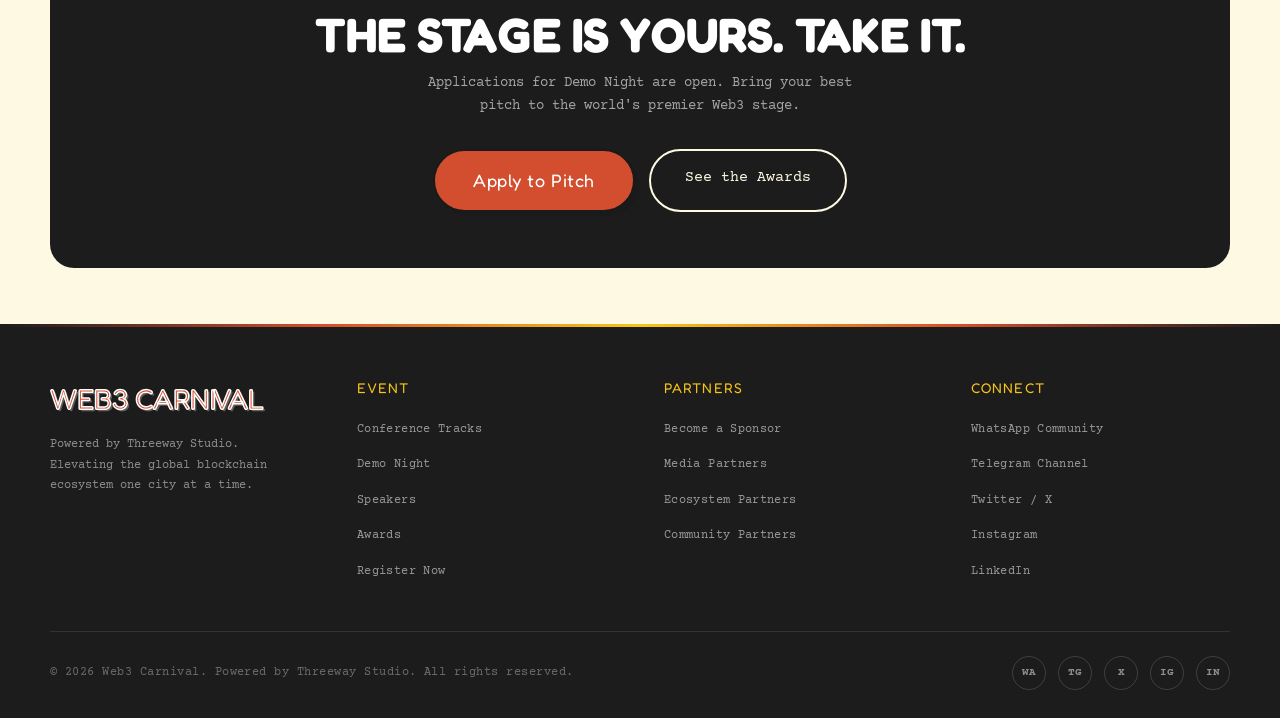
<file: demo-night.html>
<!DOCTYPE html>
<html lang="en" data-theme="light">
<head>
<meta charset="UTF-8">
<meta name="viewport" content="width=device-width, initial-scale=1.0, viewport-fit=cover">
<title>Demo Night | Web3 Carnival</title>
<meta name="description" content="Demo Night is the heartbeat of Web3 Carnival, where early-stage projects pitch live to 250+ investors and 1500+ potential startups.">
<script>document.documentElement.classList.add('js');</script>
<link rel="preconnect" href="https://fonts.googleapis.com">
<link rel="preconnect" href="https://fonts.gstatic.com" crossorigin>
<link href="https://fonts.googleapis.com/css2?family=Fredoka+One&family=Courier+Prime:ital,wght@0,400;0,700;1,400&family=DM+Sans:opsz,wght@9..40,400;9..40,500;9..40,600&display=swap" rel="stylesheet">
<link rel="stylesheet" href="styles.css?v=2">
</head>
<body>

<div class="mobile-menu" id="mobileMenu">
  <button class="m-close" onclick="closeMobile()" aria-label="Close menu">&#x2715;</button>
  <a href="tracks.html">Tracks</a>
  <a href="demo-night.html">Demo Night</a>
  <a href="speakers.html">Speakers</a>
  <a href="awards.html">Awards</a>
  <a href="sponsors.html">Sponsors</a>
  <a href="https://lu.ma" class="btn-hero" style="font-size:20px;padding:14px 40px;">Register Now</a>
</div>

<nav>
  <div class="nav-inner">
    <a href="index.html" class="nav-logo">Web3 Carnival</a>
    <ul class="nav-links">
      <li><a href="tracks.html">Tracks</a></li>
      <li><a href="demo-night.html" class="active">Demo Night</a></li>
      <li><a href="speakers.html">Speakers</a></li>
      <li><a href="awards.html">Awards</a></li>
      <li><a href="sponsors.html">Sponsors</a></li>
    </ul>
    <div class="nav-cta">
      <a href="https://calendly.com" class="btn-ghost">Book a Call</a>
      <a href="https://lu.ma" class="btn-primary">Register Now</a>
    </div>
    <button class="hamburger" id="hamburger" onclick="toggleMobile()" aria-label="Menu">
      <span></span><span></span><span></span>
    </button>
  </div>
</nav>

<section class="page-hero">
  <div class="breadcrumb"><a href="index.html">Home</a> / Demo Night</div>
  <span class="section-label-light">The Main Stage</span>
  <h1 class="display page-hero-title">Pitch. Demo. Win.</h1>
  <p class="page-hero-sub">Demo Night is the heartbeat of Web3 Carnival, where early-stage projects step into the spotlight in front of the people who write the cheques and set the trends.</p>
  <div class="hero-ctas" style="margin-top:28px;margin-bottom:0;">
    <a href="https://lu.ma" class="btn-hero">Apply to Pitch</a>
    <a href="#agenda" class="btn-hero-ghost">See the Run of Show</a>
  </div>
</section>

<section class="stats-section reveal">
  <div class="stats-card">
    <div class="stats-card-label">
      <span class="section-label" style="background:rgba(255,255,255,0.1);color:rgba(255,255,255,0.7);">Why It Matters</span>
    </div>
    <h2 class="display-white stats-heading">The Room Where Deals Happen</h2>
    <p class="stats-sub">One stage. A few unforgettable minutes. A network that can change your trajectory.</p>
    <div class="stats-grid">
      <div class="stat-item">
        <div class="stat-value">250+</div>
        <div class="stat-label">Investors In The Room</div>
      </div>
      <div class="stat-item">
        <div class="stat-value">1500+</div>
        <div class="stat-label">Potential Startups</div>
      </div>
      <div class="stat-item">
        <div class="stat-value">5000+</div>
        <div class="stat-label">Live Audience</div>
      </div>
    </div>
  </div>
</section>

<section class="section">
  <div class="section-head reveal">
    <span class="section-label-light">The Format</span>
    <h2 class="display-sm">How Demo Night Runs</h2>
    <p>A tight, high-energy showcase built to give every founder a fair, memorable shot.</p>
  </div>
  <div class="format-grid">
    <div class="format-card reveal">
      <div class="fc-num">Step 01</div>
      <h3>Apply</h3>
      <p>Submit your project through the open application. Pre-seed to Series A, all sectors of Web3 welcome.</p>
    </div>
    <div class="format-card reveal" style="transition-delay:0.07s">
      <div class="fc-num">Step 02</div>
      <h3>Get Curated</h3>
      <p>A panel of operators and investors reviews submissions and selects the finalist lineup for the stage.</p>
    </div>
    <div class="format-card reveal" style="transition-delay:0.14s">
      <div class="fc-num">Step 03</div>
      <h3>Pitch Live</h3>
      <p>Take the stage for a focused live pitch and demo, followed by rapid-fire questions from the judges.</p>
    </div>
    <div class="format-card reveal" style="transition-delay:0.21s">
      <div class="fc-num">Step 04</div>
      <h3>Connect</h3>
      <p>Move straight into investor speed-networking and audience voting. The conversations continue long after.</p>
    </div>
  </div>
</section>

<section class="section" id="agenda" style="background:rgba(26,26,26,0.02);border-top:2px solid var(--dark);border-bottom:2px solid var(--dark);">
  <div class="section-head reveal">
    <span class="section-label-light">Run of Show</span>
    <h2 class="display-sm">A Night, Start to Finish</h2>
    <p>Indicative schedule. Exact timings are confirmed closer to the event.</p>
  </div>
  <div class="agenda reveal">
    <div class="agenda-row">
      <div class="agenda-time">18:00</div>
      <div class="agenda-body">
        <h3>Doors &amp; Founder Check-in</h3>
        <p>Finalists arrive, tech-check their demos, and settle in. Networking opens for the audience.</p>
      </div>
    </div>
    <div class="agenda-row">
      <div class="agenda-time">18:45</div>
      <div class="agenda-body">
        <h3>Opening &amp; Judge Introductions</h3>
        <p>The host sets the stage and introduces the panel of investors and operators judging the night.</p>
      </div>
    </div>
    <div class="agenda-row">
      <div class="agenda-time">19:00</div>
      <div class="agenda-body">
        <h3>Live Pitch Rounds</h3>
        <p>Finalists take the stage back to back, each with a live pitch, a demo, and a Q&amp;A with the judges.</p>
      </div>
    </div>
    <div class="agenda-row">
      <div class="agenda-time">20:30</div>
      <div class="agenda-body">
        <h3>Audience Vote &amp; Deliberation</h3>
        <p>The crowd casts its vote for the audience choice award while judges deliberate on the main prize.</p>
      </div>
    </div>
    <div class="agenda-row">
      <div class="agenda-time">21:00</div>
      <div class="agenda-body">
        <h3>Winners &amp; After-Hours</h3>
        <p>Awards are announced, and the room rolls into open networking with investors and fellow founders.</p>
      </div>
    </div>
  </div>
</section>

<section class="section">
  <div class="feature-row reveal">
    <div class="feature-text">
      <span class="section-label-light">Who Should Apply</span>
      <h3 class="display-sm feature-title">Built for Founders With Something to Show</h3>
      <p class="feature-body">If you have a working product, a bold thesis, and the ambition to build in public, Demo Night is your stage. No gatekeeping, just a fair shot in front of the right people.</p>
      <ul class="checklist">
        <li><span class="check-icon">&#x2713;</span> Pre-seed to Series A Web3 projects</li>
        <li><span class="check-icon">&#x2713;</span> A live product or working prototype to demo</li>
        <li><span class="check-icon">&#x2713;</span> Founders ready to field investor questions on stage</li>
        <li><span class="check-icon">&#x2713;</span> Teams looking for capital, partners, or visibility</li>
      </ul>
    </div>
    <div class="doppelrand">
      <div class="doppelrand-inner">
        <div class="feature-card-inner">
          <span class="feature-card-tag">What You Walk Away With</span>
          <div class="feature-card-heading">More Than a Trophy</div>
          <p class="feature-card-body">Direct investor access, accelerator introductions, media coverage, and a network that keeps compounding after the lights go down.</p>
          <div class="city-pills" style="margin-top:24px">
            <span class="city-pill">Investor Intros</span>
            <span class="city-pill">Accelerator Access</span>
            <span class="city-pill">Media Coverage</span>
            <span class="city-pill">Audience Award</span>
          </div>
        </div>
      </div>
    </div>
  </div>
</section>

<section class="section-tight">
  <div class="cta-band reveal">
    <h2 class="display-white">The Stage Is Yours. Take It.</h2>
    <p>Applications for Demo Night are open. Bring your best pitch to the world's premier Web3 stage.</p>
    <div class="hero-ctas" style="margin-bottom:0;">
      <a href="https://lu.ma" class="btn-hero">Apply to Pitch</a>
      <a href="awards.html" class="btn-hero-ghost" style="color:var(--cream);border-color:var(--cream);">See the Awards</a>
    </div>
  </div>
</section>

<footer>
  <div class="footer-inner">
    <div class="footer-top">
      <div>
        <div class="footer-brand-name">Web3 Carnival</div>
        <p class="footer-tagline">Powered by Threeway Studio. Elevating the global blockchain ecosystem one city at a time.</p>
      </div>
      <div>
        <div class="footer-col-heading">Event</div>
        <ul class="footer-links">
          <li><a href="tracks.html">Conference Tracks</a></li>
          <li><a href="demo-night.html">Demo Night</a></li>
          <li><a href="speakers.html">Speakers</a></li>
          <li><a href="awards.html">Awards</a></li>
          <li><a href="https://lu.ma">Register Now</a></li>
        </ul>
      </div>
      <div>
        <div class="footer-col-heading">Partners</div>
        <ul class="footer-links">
          <li><a href="sponsors.html">Become a Sponsor</a></li>
          <li><a href="sponsors.html">Media Partners</a></li>
          <li><a href="sponsors.html">Ecosystem Partners</a></li>
          <li><a href="sponsors.html">Community Partners</a></li>
        </ul>
      </div>
      <div>
        <div class="footer-col-heading">Connect</div>
        <ul class="footer-links">
          <li><a href="https://lu.ma">WhatsApp Community</a></li>
          <li><a href="https://lu.ma">Telegram Channel</a></li>
          <li><a href="https://twitter.com">Twitter / X</a></li>
          <li><a href="https://instagram.com">Instagram</a></li>
          <li><a href="https://linkedin.com">LinkedIn</a></li>
        </ul>
      </div>
    </div>
    <div class="footer-bottom">
      <span class="footer-copy">&copy; 2026 Web3 Carnival. Powered by Threeway Studio. All rights reserved.</span>
      <div class="socials">
        <a href="https://wa.me" class="social-link" aria-label="WhatsApp">WA</a>
        <a href="https://t.me" class="social-link" aria-label="Telegram">TG</a>
        <a href="https://twitter.com" class="social-link" aria-label="Twitter">X</a>
        <a href="https://instagram.com" class="social-link" aria-label="Instagram">IG</a>
        <a href="https://linkedin.com" class="social-link" aria-label="LinkedIn">IN</a>
      </div>
    </div>
  </div>
</footer>

<script src="script.js?v=2"></script>
</body>
</html>
</file>
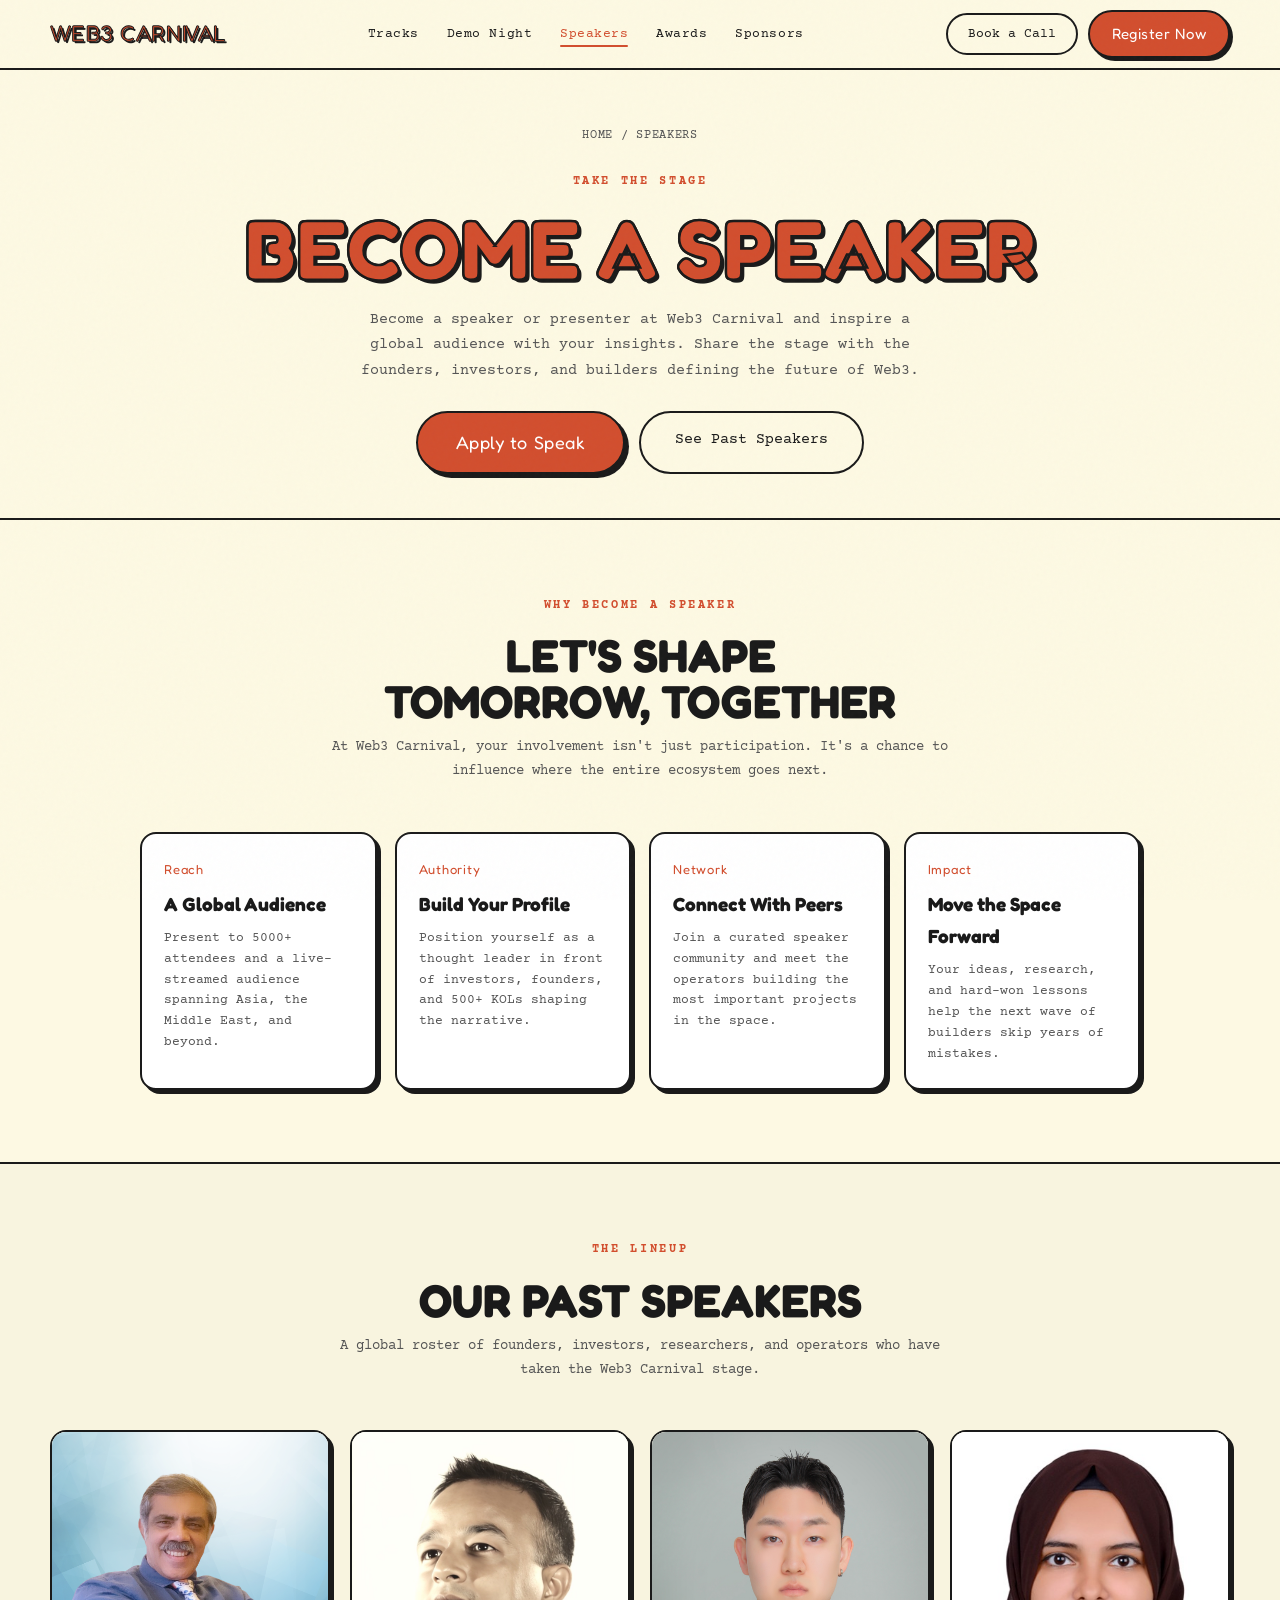
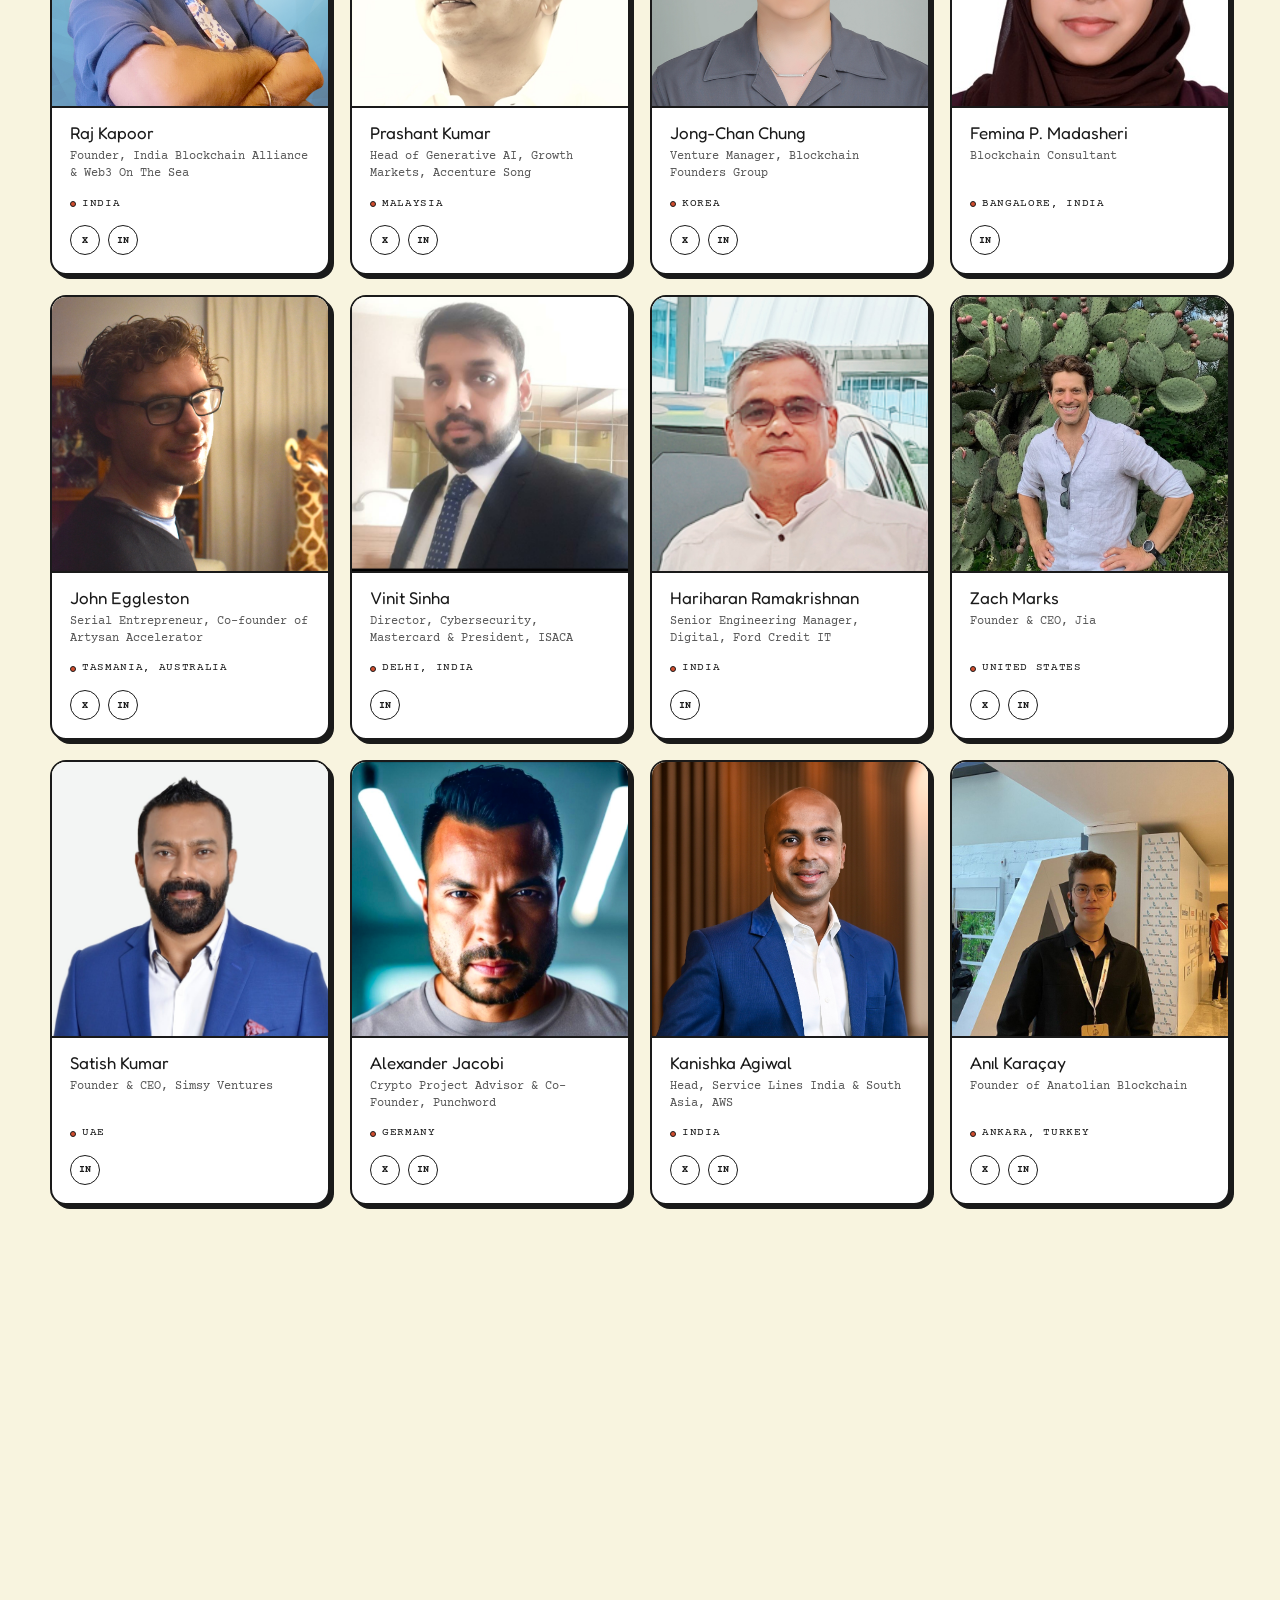
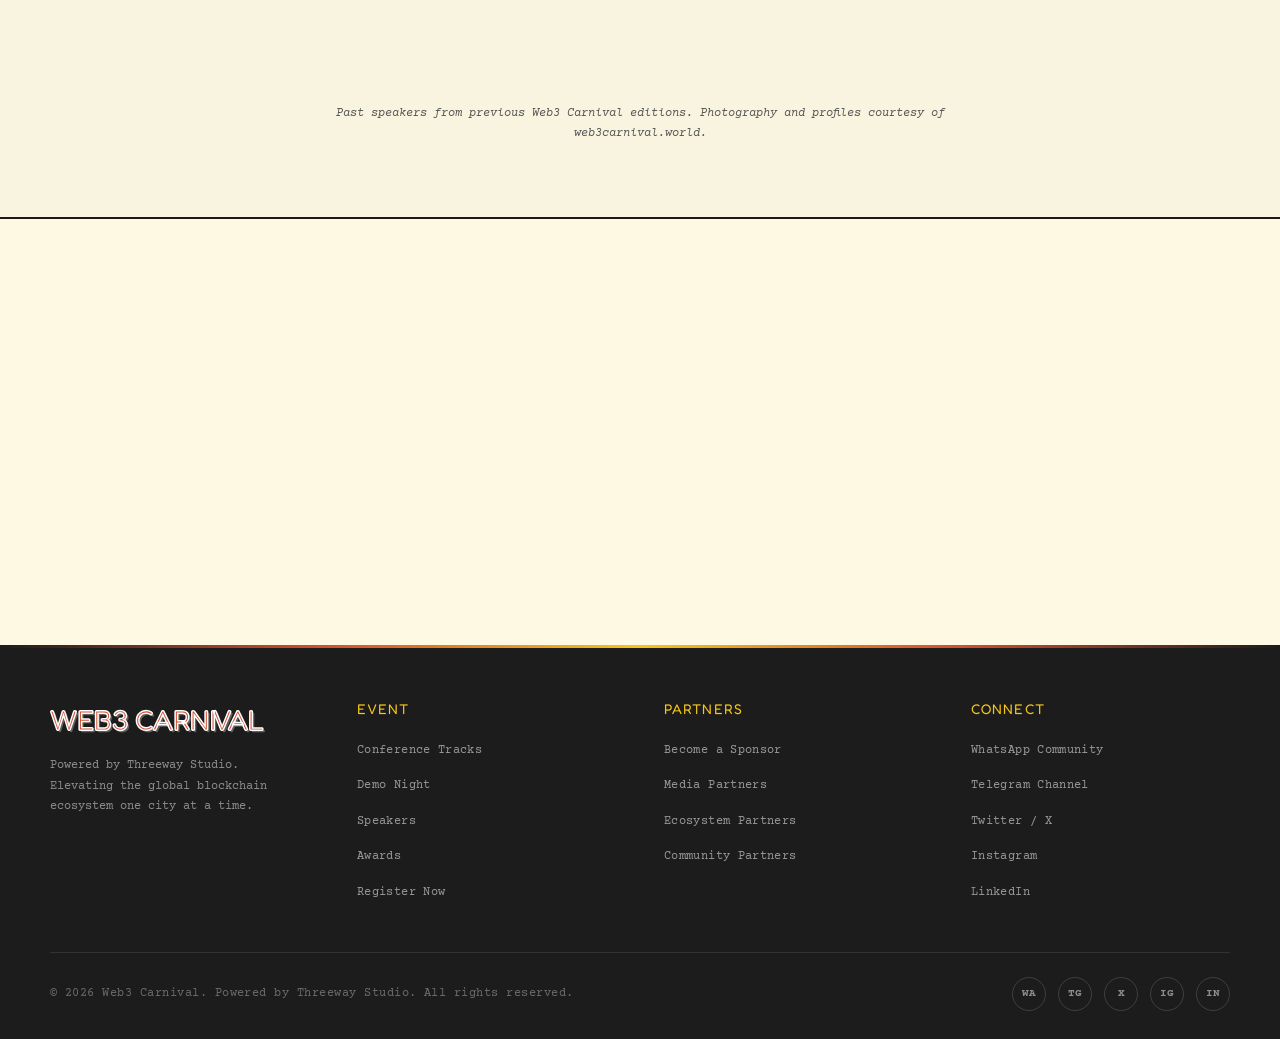
<file: speakers.html>
<!DOCTYPE html>
<html lang="en" data-theme="light">
<head>
<meta charset="UTF-8">
<meta name="viewport" content="width=device-width, initial-scale=1.0, viewport-fit=cover">
<title>Speakers | Web3 Carnival</title>
<meta name="description" content="Become a speaker at Web3 Carnival and inspire a global audience. Meet the past speakers who have shaped the ecosystem on our stage.">
<script>document.documentElement.classList.add('js');</script>
<link rel="preconnect" href="https://fonts.googleapis.com">
<link rel="preconnect" href="https://fonts.gstatic.com" crossorigin>
<link href="https://fonts.googleapis.com/css2?family=Fredoka+One&family=Courier+Prime:ital,wght@0,400;0,700;1,400&family=DM+Sans:opsz,wght@9..40,400;9..40,500;9..40,600&display=swap" rel="stylesheet">
<link rel="stylesheet" href="styles.css?v=2">
</head>
<body>

<div class="mobile-menu" id="mobileMenu">
  <button class="m-close" onclick="closeMobile()" aria-label="Close menu">&#x2715;</button>
  <a href="tracks.html">Tracks</a>
  <a href="demo-night.html">Demo Night</a>
  <a href="speakers.html">Speakers</a>
  <a href="awards.html">Awards</a>
  <a href="sponsors.html">Sponsors</a>
  <a href="https://tally.so/r/w8ar2x" class="btn-hero" style="font-size:20px;padding:14px 40px;">Apply to Speak</a>
</div>

<nav>
  <div class="nav-inner">
    <a href="index.html" class="nav-logo">Web3 Carnival</a>
    <ul class="nav-links">
      <li><a href="tracks.html">Tracks</a></li>
      <li><a href="demo-night.html">Demo Night</a></li>
      <li><a href="speakers.html" class="active">Speakers</a></li>
      <li><a href="awards.html">Awards</a></li>
      <li><a href="sponsors.html">Sponsors</a></li>
    </ul>
    <div class="nav-cta">
      <a href="https://calendly.com" class="btn-ghost">Book a Call</a>
      <a href="https://lu.ma" class="btn-primary">Register Now</a>
    </div>
    <button class="hamburger" id="hamburger" onclick="toggleMobile()" aria-label="Menu">
      <span></span><span></span><span></span>
    </button>
  </div>
</nav>

<section class="page-hero">
  <div class="breadcrumb"><a href="index.html">Home</a> / Speakers</div>
  <span class="section-label-light">Take the Stage</span>
  <h1 class="display page-hero-title">Become a Speaker</h1>
  <p class="page-hero-sub">Become a speaker or presenter at Web3 Carnival and inspire a global audience with your insights. Share the stage with the founders, investors, and builders defining the future of Web3.</p>
  <div class="hero-ctas" style="margin-top:28px;margin-bottom:0;">
    <a href="https://tally.so/r/w8ar2x" class="btn-hero">Apply to Speak</a>
    <a href="#past-speakers" class="btn-hero-ghost">See Past Speakers</a>
  </div>
</section>

<section class="section">
  <div class="section-head reveal">
    <span class="section-label-light">Why Become a Speaker</span>
    <h2 class="display-sm">Let's Shape Tomorrow, Together</h2>
    <p>At Web3 Carnival, your involvement isn't just participation. It's a chance to influence where the entire ecosystem goes next.</p>
  </div>
  <div class="format-grid">
    <div class="format-card reveal">
      <div class="fc-num">Reach</div>
      <h3>A Global Audience</h3>
      <p>Present to 5000+ attendees and a live-streamed audience spanning Asia, the Middle East, and beyond.</p>
    </div>
    <div class="format-card reveal" style="transition-delay:0.07s">
      <div class="fc-num">Authority</div>
      <h3>Build Your Profile</h3>
      <p>Position yourself as a thought leader in front of investors, founders, and 500+ KOLs shaping the narrative.</p>
    </div>
    <div class="format-card reveal" style="transition-delay:0.14s">
      <div class="fc-num">Network</div>
      <h3>Connect With Peers</h3>
      <p>Join a curated speaker community and meet the operators building the most important projects in the space.</p>
    </div>
    <div class="format-card reveal" style="transition-delay:0.21s">
      <div class="fc-num">Impact</div>
      <h3>Move the Space Forward</h3>
      <p>Your ideas, research, and hard-won lessons help the next wave of builders skip years of mistakes.</p>
    </div>
  </div>
</section>

<section class="section" id="past-speakers" style="background:rgba(26,26,26,0.02);border-top:2px solid var(--dark);border-bottom:2px solid var(--dark);">
  <div class="section-head reveal">
    <span class="section-label-light">The Lineup</span>
    <h2 class="display-sm">Our Past Speakers</h2>
    <p>A global roster of founders, investors, researchers, and operators who have taken the Web3 Carnival stage.</p>
  </div>
  <div class="speaker-grid">
    <div class="speaker-photo-card reveal">
      <img class="speaker-photo" src="assets/raj.064687c4.png" alt="Raj Kapoor" loading="lazy">
      <div class="speaker-info">
        <div class="speaker-name">Raj Kapoor</div>
        <div class="speaker-role mono-muted">Founder, India Blockchain Alliance &amp; Web3 On The Sea</div>
        <div class="speaker-country">India</div>
        <div class="speaker-socials">
          <a href="https://x.com/rajkapoor1984" aria-label="Twitter" target="_blank" rel="noopener">X</a>
          <a href="https://www.linkedin.com/in/indieblock" aria-label="LinkedIn" target="_blank" rel="noopener">IN</a>
        </div>
      </div>
    </div>
    <div class="speaker-photo-card reveal" style="transition-delay:0.04s">
      <img class="speaker-photo" src="assets/Prashant.76610cb1.jpeg" alt="Prashant Kumar" loading="lazy">
      <div class="speaker-info">
        <div class="speaker-name">Prashant Kumar</div>
        <div class="speaker-role mono-muted">Head of Generative AI, Growth Markets, Accenture Song</div>
        <div class="speaker-country">Malaysia</div>
        <div class="speaker-socials">
          <a href="https://x.com/hereispk" aria-label="Twitter" target="_blank" rel="noopener">X</a>
          <a href="https://www.linkedin.com/in/prashantkumar2006" aria-label="LinkedIn" target="_blank" rel="noopener">IN</a>
        </div>
      </div>
    </div>
    <div class="speaker-photo-card reveal" style="transition-delay:0.08s">
      <img class="speaker-photo" src="assets/Jong.c06bde34.jpg" alt="Jong-Chan Chung" loading="lazy">
      <div class="speaker-info">
        <div class="speaker-name">Jong-Chan Chung</div>
        <div class="speaker-role mono-muted">Venture Manager, Blockchain Founders Group</div>
        <div class="speaker-country">Korea</div>
        <div class="speaker-socials">
          <a href="https://twitter.com/guyukyukgu" aria-label="Twitter" target="_blank" rel="noopener">X</a>
          <a href="https://www.linkedin.com/in/jongchanchung" aria-label="LinkedIn" target="_blank" rel="noopener">IN</a>
        </div>
      </div>
    </div>
    <div class="speaker-photo-card reveal" style="transition-delay:0.12s">
      <img class="speaker-photo" src="assets/Femina.bc6bbc12.jpeg" alt="Femina Pulliyil Madasheri" loading="lazy">
      <div class="speaker-info">
        <div class="speaker-name">Femina P. Madasheri</div>
        <div class="speaker-role mono-muted">Blockchain Consultant</div>
        <div class="speaker-country">Bangalore, India</div>
        <div class="speaker-socials">
          <a href="https://www.linkedin.com/in/femina-pm-b016b3111/" aria-label="LinkedIn" target="_blank" rel="noopener">IN</a>
        </div>
      </div>
    </div>
    <div class="speaker-photo-card reveal" style="transition-delay:0.04s">
      <img class="speaker-photo" src="assets/John-Eggleston.e3d3a6c8.jpeg" alt="John Eggleston" loading="lazy">
      <div class="speaker-info">
        <div class="speaker-name">John Eggleston</div>
        <div class="speaker-role mono-muted">Serial Entrepreneur, Co-founder of Artysan Accelerator</div>
        <div class="speaker-country">Tasmania, Australia</div>
        <div class="speaker-socials">
          <a href="https://twitter.com/EgglestonTweets" aria-label="Twitter" target="_blank" rel="noopener">X</a>
          <a href="https://www.linkedin.com/in/john-eggleston-256021231/" aria-label="LinkedIn" target="_blank" rel="noopener">IN</a>
        </div>
      </div>
    </div>
    <div class="speaker-photo-card reveal" style="transition-delay:0.08s">
      <img class="speaker-photo" src="assets/vinitsinha.e9a11217.jpeg" alt="Vinit Sinha" loading="lazy">
      <div class="speaker-info">
        <div class="speaker-name">Vinit Sinha</div>
        <div class="speaker-role mono-muted">Director, Cybersecurity, Mastercard &amp; President, ISACA</div>
        <div class="speaker-country">Delhi, India</div>
        <div class="speaker-socials">
          <a href="https://www.linkedin.com/in/vinit-sinha-63514b68" aria-label="LinkedIn" target="_blank" rel="noopener">IN</a>
        </div>
      </div>
    </div>
    <div class="speaker-photo-card reveal" style="transition-delay:0.12s">
      <img class="speaker-photo" src="assets/hariharan.8a4122c8.jpeg" alt="Hariharan Ramakrishnan" loading="lazy">
      <div class="speaker-info">
        <div class="speaker-name">Hariharan Ramakrishnan</div>
        <div class="speaker-role mono-muted">Senior Engineering Manager, Digital, Ford Credit IT</div>
        <div class="speaker-country">India</div>
        <div class="speaker-socials">
          <a href="https://www.linkedin.com/in/hihari/" aria-label="LinkedIn" target="_blank" rel="noopener">IN</a>
        </div>
      </div>
    </div>
    <div class="speaker-photo-card reveal" style="transition-delay:0.04s">
      <img class="speaker-photo" src="assets/zach.96d82da6.jpeg" alt="Zach Marks" loading="lazy">
      <div class="speaker-info">
        <div class="speaker-name">Zach Marks</div>
        <div class="speaker-role mono-muted">Founder &amp; CEO, Jia</div>
        <div class="speaker-country">United States</div>
        <div class="speaker-socials">
          <a href="https://twitter.com/zmarks215" aria-label="Twitter" target="_blank" rel="noopener">X</a>
          <a href="https://www.linkedin.com/in/zachmarks/" aria-label="LinkedIn" target="_blank" rel="noopener">IN</a>
        </div>
      </div>
    </div>
    <div class="speaker-photo-card reveal" style="transition-delay:0.08s">
      <img class="speaker-photo" src="assets/satish.d216bf4a.jpeg" alt="Satish Kumar" loading="lazy">
      <div class="speaker-info">
        <div class="speaker-name">Satish Kumar</div>
        <div class="speaker-role mono-muted">Founder &amp; CEO, Simsy Ventures</div>
        <div class="speaker-country">UAE</div>
        <div class="speaker-socials">
          <a href="https://www.linkedin.com/in/simsykumar/" aria-label="LinkedIn" target="_blank" rel="noopener">IN</a>
        </div>
      </div>
    </div>
    <div class="speaker-photo-card reveal" style="transition-delay:0.12s">
      <img class="speaker-photo" src="assets/alexander.fb9e9849.jpeg" alt="Alexander Jacobi" loading="lazy">
      <div class="speaker-info">
        <div class="speaker-name">Alexander Jacobi</div>
        <div class="speaker-role mono-muted">Crypto Project Advisor &amp; Co-Founder, Punchword</div>
        <div class="speaker-country">Germany</div>
        <div class="speaker-socials">
          <a href="https://twitter.com/aj_alexjacobi?lang=en" aria-label="Twitter" target="_blank" rel="noopener">X</a>
          <a href="https://www.linkedin.com/in/aj-alexjacobi/" aria-label="LinkedIn" target="_blank" rel="noopener">IN</a>
        </div>
      </div>
    </div>
    <div class="speaker-photo-card reveal" style="transition-delay:0.04s">
      <img class="speaker-photo" src="assets/kanishka.f3dd6d46.jpeg" alt="Kanishka Agiwal" loading="lazy">
      <div class="speaker-info">
        <div class="speaker-name">Kanishka Agiwal</div>
        <div class="speaker-role mono-muted">Head, Service Lines India &amp; South Asia, AWS</div>
        <div class="speaker-country">India</div>
        <div class="speaker-socials">
          <a href="https://twitter.com/kanishkaagiwal" aria-label="Twitter" target="_blank" rel="noopener">X</a>
          <a href="https://www.linkedin.com/in/kanishkaagiwal/" aria-label="LinkedIn" target="_blank" rel="noopener">IN</a>
        </div>
      </div>
    </div>
    <div class="speaker-photo-card reveal" style="transition-delay:0.08s">
      <img class="speaker-photo" src="assets/anil.dec31873.jpg" alt="Anil Karacay" loading="lazy">
      <div class="speaker-info">
        <div class="speaker-name">Anıl Karaçay</div>
        <div class="speaker-role mono-muted">Founder of Anatolian Blockchain</div>
        <div class="speaker-country">Ankara, Turkey</div>
        <div class="speaker-socials">
          <a href="https://twitter.com/anilchain" aria-label="Twitter" target="_blank" rel="noopener">X</a>
          <a href="http://www.linkedin.com/in/anilkaracay" aria-label="LinkedIn" target="_blank" rel="noopener">IN</a>
        </div>
      </div>
    </div>
    <div class="speaker-photo-card reveal" style="transition-delay:0.12s">
      <img class="speaker-photo" src="assets/masayuki.b1a70507.jpeg" alt="Masayuki Tani" loading="lazy">
      <div class="speaker-info">
        <div class="speaker-name">Masayuki Tani</div>
        <div class="speaker-role mono-muted">Founding Partner, Pro-Innovation Legal</div>
        <div class="speaker-country">Japan</div>
        <div class="speaker-socials">
          <a href="https://twitter.com/masat_jp" aria-label="Twitter" target="_blank" rel="noopener">X</a>
          <a href="https://www.linkedin.com/in/masayuki-tani-b19545151/" aria-label="LinkedIn" target="_blank" rel="noopener">IN</a>
        </div>
      </div>
    </div>
    <div class="speaker-photo-card reveal" style="transition-delay:0.04s">
      <img class="speaker-photo" src="assets/lisa.f6f40967.png" alt="Lisa JY Tan" loading="lazy">
      <div class="speaker-info">
        <div class="speaker-name">Lisa JY Tan</div>
        <div class="speaker-role mono-muted">CEO and Founder of Economics Design</div>
        <div class="speaker-country">Japan</div>
        <div class="speaker-socials">
          <a href="https://twitter.com/lisajytan" aria-label="Twitter" target="_blank" rel="noopener">X</a>
          <a href="https://www.linkedin.com/in/lisajytan/" aria-label="LinkedIn" target="_blank" rel="noopener">IN</a>
        </div>
      </div>
    </div>
    <div class="speaker-photo-card reveal" style="transition-delay:0.08s">
      <img class="speaker-photo" src="assets/evan.fddb6c46.jpeg" alt="Evan Luthra" loading="lazy">
      <div class="speaker-info">
        <div class="speaker-name">Evan Luthra</div>
        <div class="speaker-role mono-muted">Angel Investor &amp; Entrepreneur, 2x Forbes 30 Under 30</div>
        <div class="speaker-country">India</div>
        <div class="speaker-socials">
          <a href="https://twitter.com/evanluthra" aria-label="Twitter" target="_blank" rel="noopener">X</a>
          <a href="https://www.linkedin.com/in/evanluthra/" aria-label="LinkedIn" target="_blank" rel="noopener">IN</a>
        </div>
      </div>
    </div>
    <div class="speaker-photo-card reveal" style="transition-delay:0.12s">
      <img class="speaker-photo" src="assets/ajeet.b49103e2.png" alt="Ajeet Khurana" loading="lazy">
      <div class="speaker-info">
        <div class="speaker-name">Ajeet Khurana</div>
        <div class="speaker-role mono-muted">Angel Investor; Ex-CEO, Zebpay</div>
        <div class="speaker-country">Dubai, UAE</div>
        <div class="speaker-socials">
          <a href="https://www.linkedin.com/in/ajeetkhurana/" aria-label="LinkedIn" target="_blank" rel="noopener">IN</a>
        </div>
      </div>
    </div>
  </div>
  <p class="note-caption">Past speakers from previous Web3 Carnival editions. Photography and profiles courtesy of web3carnival.world.</p>
</section>

<section class="section-tight">
  <div class="cta-band reveal">
    <h2 class="display-white">Add Your Voice to the Lineup</h2>
    <p>Applications to speak at the next Web3 Carnival are open. Bring your insight to the world's premier Web3 stage.</p>
    <div class="hero-ctas" style="margin-bottom:0;">
      <a href="https://tally.so/r/w8ar2x" class="btn-hero">Apply to Speak</a>
      <a href="https://lu.ma" class="btn-hero-ghost" style="color:var(--cream);border-color:var(--cream);">Register to Attend</a>
    </div>
  </div>
</section>

<footer>
  <div class="footer-inner">
    <div class="footer-top">
      <div>
        <div class="footer-brand-name">Web3 Carnival</div>
        <p class="footer-tagline">Powered by Threeway Studio. Elevating the global blockchain ecosystem one city at a time.</p>
      </div>
      <div>
        <div class="footer-col-heading">Event</div>
        <ul class="footer-links">
          <li><a href="tracks.html">Conference Tracks</a></li>
          <li><a href="demo-night.html">Demo Night</a></li>
          <li><a href="speakers.html">Speakers</a></li>
          <li><a href="awards.html">Awards</a></li>
          <li><a href="https://lu.ma">Register Now</a></li>
        </ul>
      </div>
      <div>
        <div class="footer-col-heading">Partners</div>
        <ul class="footer-links">
          <li><a href="sponsors.html">Become a Sponsor</a></li>
          <li><a href="sponsors.html">Media Partners</a></li>
          <li><a href="sponsors.html">Ecosystem Partners</a></li>
          <li><a href="sponsors.html">Community Partners</a></li>
        </ul>
      </div>
      <div>
        <div class="footer-col-heading">Connect</div>
        <ul class="footer-links">
          <li><a href="https://lu.ma">WhatsApp Community</a></li>
          <li><a href="https://lu.ma">Telegram Channel</a></li>
          <li><a href="https://twitter.com">Twitter / X</a></li>
          <li><a href="https://instagram.com">Instagram</a></li>
          <li><a href="https://linkedin.com">LinkedIn</a></li>
        </ul>
      </div>
    </div>
    <div class="footer-bottom">
      <span class="footer-copy">&copy; 2026 Web3 Carnival. Powered by Threeway Studio. All rights reserved.</span>
      <div class="socials">
        <a href="https://wa.me" class="social-link" aria-label="WhatsApp">WA</a>
        <a href="https://t.me" class="social-link" aria-label="Telegram">TG</a>
        <a href="https://twitter.com" class="social-link" aria-label="Twitter">X</a>
        <a href="https://instagram.com" class="social-link" aria-label="Instagram">IG</a>
        <a href="https://linkedin.com" class="social-link" aria-label="LinkedIn">IN</a>
      </div>
    </div>
  </div>
</footer>

<script src="script.js?v=2"></script>
</body>
</html>
</file>
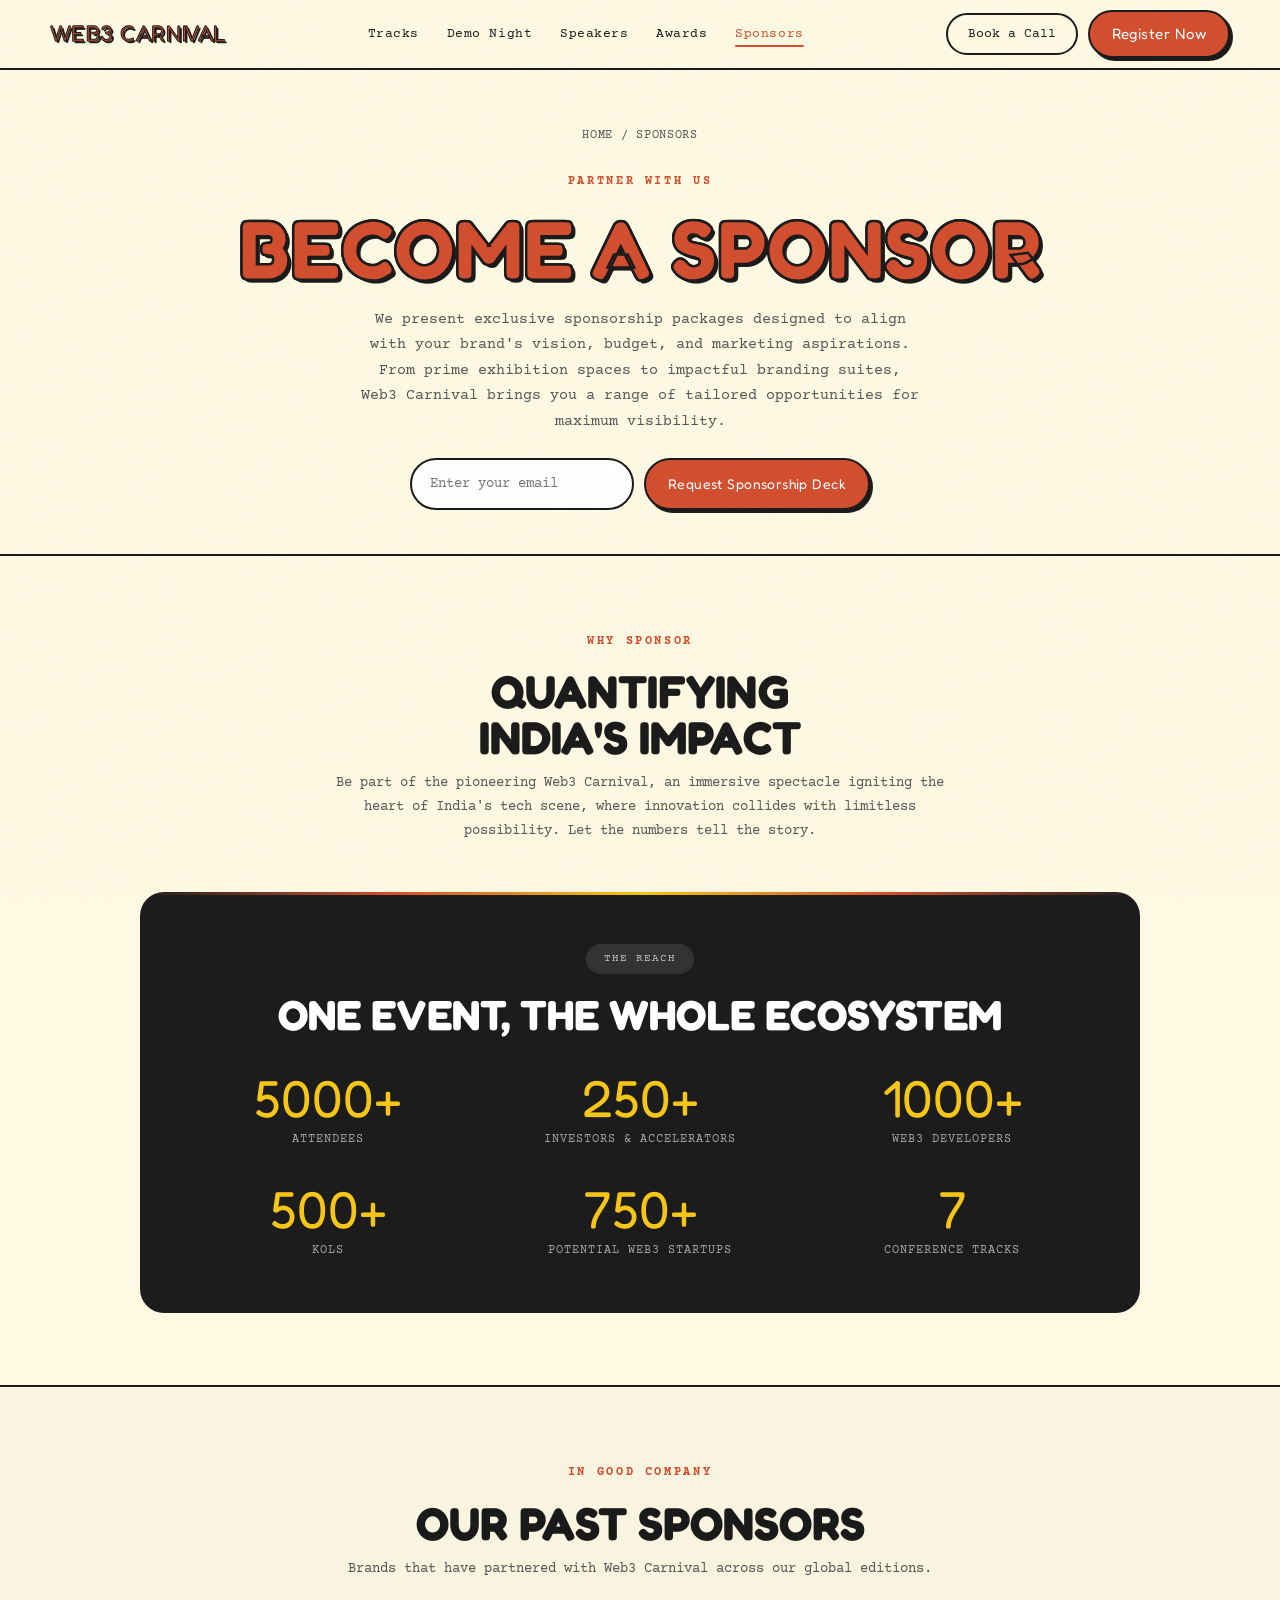
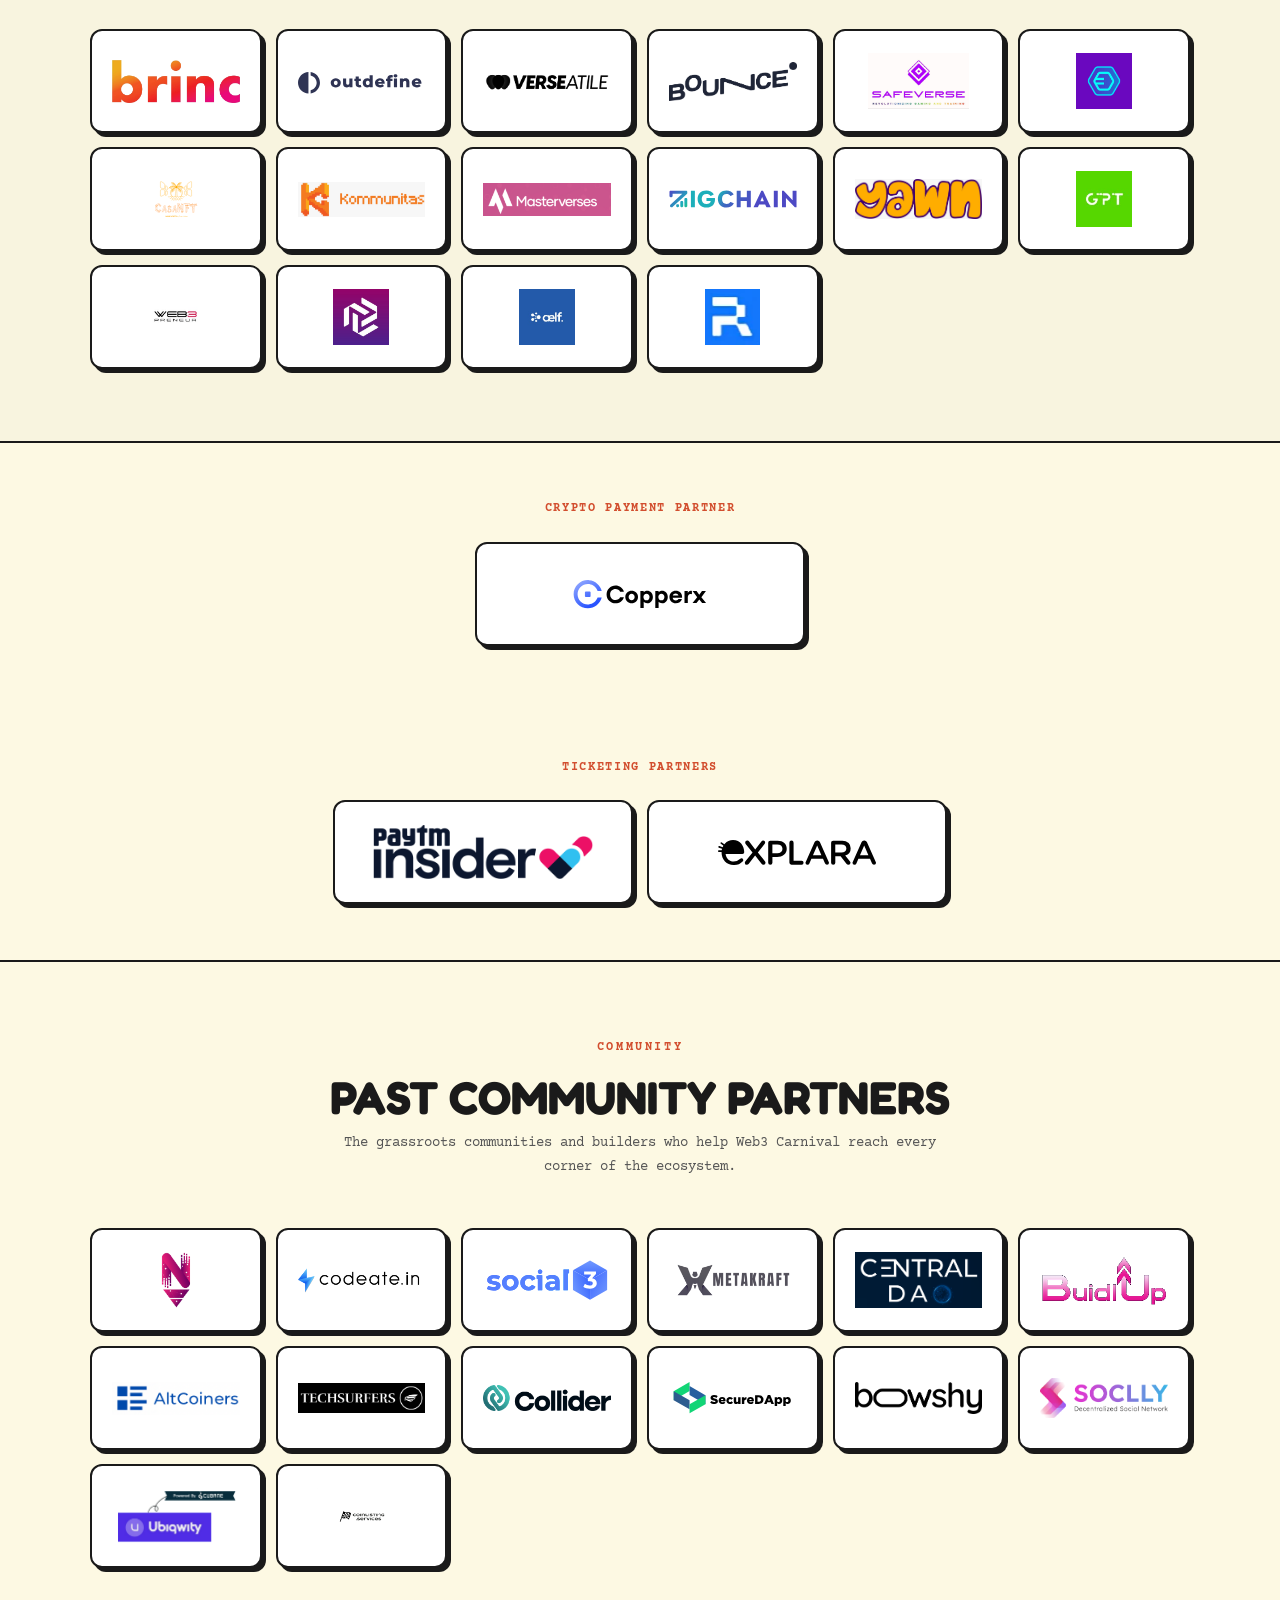
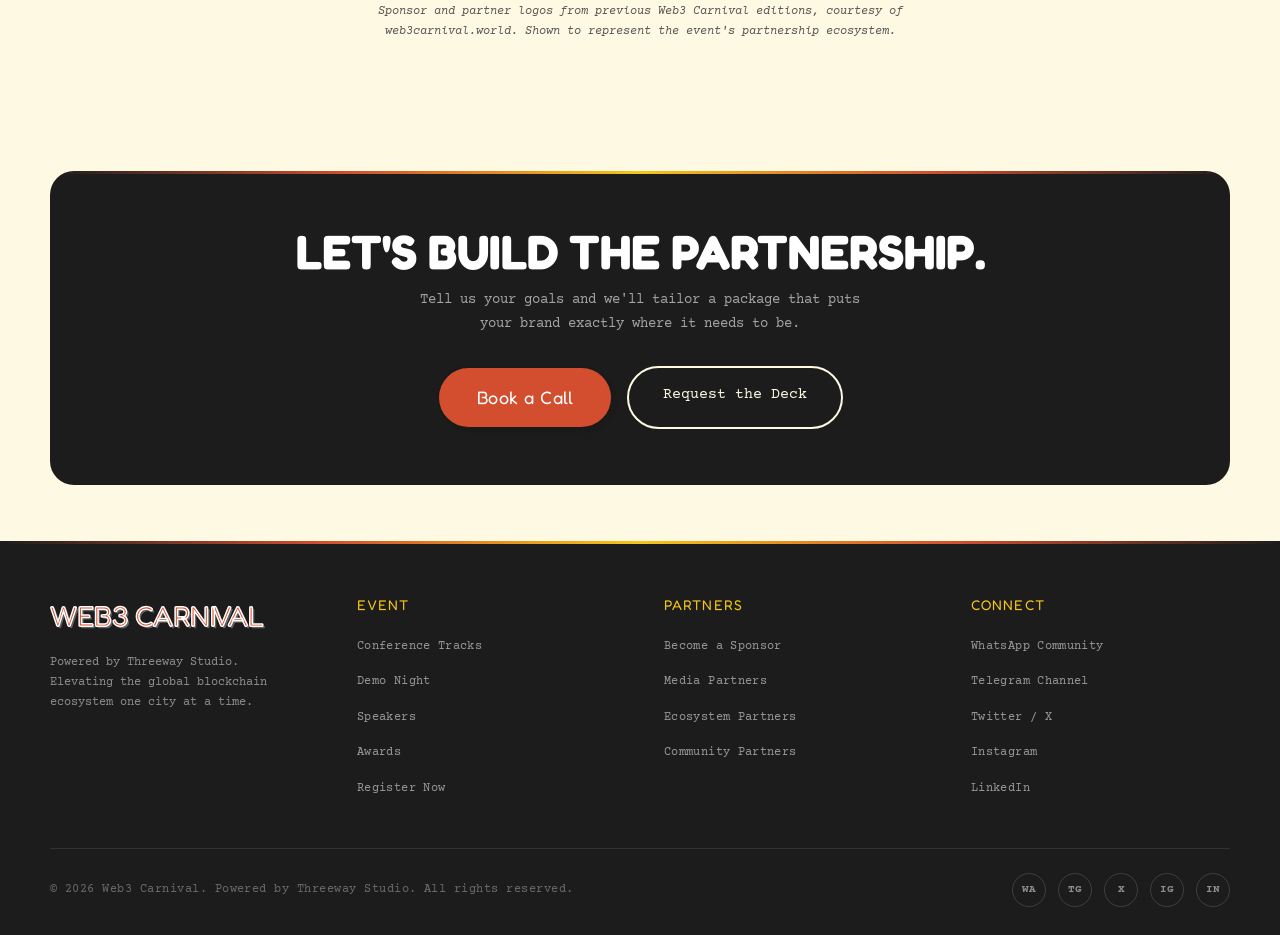
<file: sponsors.html>
<!DOCTYPE html>
<html lang="en" data-theme="light">
<head>
<meta charset="UTF-8">
<meta name="viewport" content="width=device-width, initial-scale=1.0, viewport-fit=cover">
<title>Sponsors | Web3 Carnival</title>
<meta name="description" content="Become a sponsor at Web3 Carnival and reach 5000+ attendees, 250+ investors, and 750+ partners. See our past sponsors and partners.">
<script>document.documentElement.classList.add('js');</script>
<link rel="preconnect" href="https://fonts.googleapis.com">
<link rel="preconnect" href="https://fonts.gstatic.com" crossorigin>
<link href="https://fonts.googleapis.com/css2?family=Fredoka+One&family=Courier+Prime:ital,wght@0,400;0,700;1,400&family=DM+Sans:opsz,wght@9..40,400;9..40,500;9..40,600&display=swap" rel="stylesheet">
<link rel="stylesheet" href="styles.css?v=2">
</head>
<body>

<div class="mobile-menu" id="mobileMenu">
  <button class="m-close" onclick="closeMobile()" aria-label="Close menu">&#x2715;</button>
  <a href="tracks.html">Tracks</a>
  <a href="demo-night.html">Demo Night</a>
  <a href="speakers.html">Speakers</a>
  <a href="awards.html">Awards</a>
  <a href="sponsors.html">Sponsors</a>
  <a href="https://calendly.com/web3carnival" class="btn-hero" style="font-size:20px;padding:14px 40px;">Become a Sponsor</a>
</div>

<nav>
  <div class="nav-inner">
    <a href="index.html" class="nav-logo">Web3 Carnival</a>
    <ul class="nav-links">
      <li><a href="tracks.html">Tracks</a></li>
      <li><a href="demo-night.html">Demo Night</a></li>
      <li><a href="speakers.html">Speakers</a></li>
      <li><a href="awards.html">Awards</a></li>
      <li><a href="sponsors.html" class="active">Sponsors</a></li>
    </ul>
    <div class="nav-cta">
      <a href="https://calendly.com/web3carnival" class="btn-ghost">Book a Call</a>
      <a href="https://lu.ma" class="btn-primary">Register Now</a>
    </div>
    <button class="hamburger" id="hamburger" onclick="toggleMobile()" aria-label="Menu">
      <span></span><span></span><span></span>
    </button>
  </div>
</nav>

<section class="page-hero">
  <div class="breadcrumb"><a href="index.html">Home</a> / Sponsors</div>
  <span class="section-label-light">Partner With Us</span>
  <h1 class="display page-hero-title">Become a Sponsor</h1>
  <p class="page-hero-sub">We present exclusive sponsorship packages designed to align with your brand's vision, budget, and marketing aspirations. From prime exhibition spaces to impactful branding suites, Web3 Carnival brings you a range of tailored opportunities for maximum visibility.</p>
  <form class="request-form" style="margin-left:auto;margin-right:auto;justify-content:center;" onsubmit="return false;">
    <input type="email" placeholder="Enter your email" aria-label="Email address">
    <a href="https://calendly.com/web3carnival" class="btn-primary" style="font-size:14px;padding:12px 22px;">Request Sponsorship Deck</a>
  </form>
</section>

<section class="section">
  <div class="section-head reveal">
    <span class="section-label-light">Why Sponsor</span>
    <h2 class="display-sm">Quantifying India's Impact</h2>
    <p>Be part of the pioneering Web3 Carnival, an immersive spectacle igniting the heart of India's tech scene, where innovation collides with limitless possibility. Let the numbers tell the story.</p>
  </div>
  <div class="stats-card reveal" style="max-width:1000px;">
    <div class="stats-card-label">
      <span class="section-label" style="background:rgba(255,255,255,0.1);color:rgba(255,255,255,0.7);">The Reach</span>
    </div>
    <h2 class="display-white stats-heading">One Event, The Whole Ecosystem</h2>
    <div class="stats-grid" style="margin-top:36px;">
      <div class="stat-item">
        <div class="stat-value">5000+</div>
        <div class="stat-label">Attendees</div>
      </div>
      <div class="stat-item">
        <div class="stat-value">250+</div>
        <div class="stat-label">Investors &amp; Accelerators</div>
      </div>
      <div class="stat-item">
        <div class="stat-value">1000+</div>
        <div class="stat-label">Web3 Developers</div>
      </div>
      <div class="stat-item">
        <div class="stat-value">500+</div>
        <div class="stat-label">KOLs</div>
      </div>
      <div class="stat-item">
        <div class="stat-value">750+</div>
        <div class="stat-label">Potential Web3 Startups</div>
      </div>
      <div class="stat-item">
        <div class="stat-value">7</div>
        <div class="stat-label">Conference Tracks</div>
      </div>
    </div>
  </div>
</section>

<section class="section" style="background:rgba(26,26,26,0.02);border-top:2px solid var(--dark);border-bottom:2px solid var(--dark);">
  <div class="section-head reveal">
    <span class="section-label-light">In Good Company</span>
    <h2 class="display-sm">Our Past Sponsors</h2>
    <p>Brands that have partnered with Web3 Carnival across our global editions.</p>
  </div>
  <div class="logo-grid reveal">
    <div class="logo-tile"><img src="assets/Brinc1.56a62acc.png" alt="Brinc" loading="lazy"></div>
    <div class="logo-tile"><img src="assets/outdefine.5d938a9f.svg" alt="Outdefine" loading="lazy"></div>
    <div class="logo-tile"><img src="assets/versatile.8e2fed7c.png" alt="Versatile" loading="lazy"></div>
    <div class="logo-tile"><img src="assets/bounce.5e187b53.png" alt="Bounce" loading="lazy"></div>
    <div class="logo-tile"><img src="assets/safeverse.cd64c454.jpeg" alt="Safeverse" loading="lazy"></div>
    <div class="logo-tile"><img src="assets/thirdsponsor.fc60193d.jpeg" alt="Soulverse" loading="lazy"></div>
    <div class="logo-tile"><img src="assets/casanft.ae12e5c3.svg" alt="CasaNFT" loading="lazy"></div>
    <div class="logo-tile"><img src="assets/k.jpeg" alt="Kommunitas" loading="lazy"></div>
    <div class="logo-tile"><img src="assets/m.png" alt="Masterverses" loading="lazy"></div>
    <div class="logo-tile"><img src="assets/zig.svg" alt="Zigchain" loading="lazy"></div>
    <div class="logo-tile"><img src="assets/ya.jpeg" alt="Yawn" loading="lazy"></div>
    <div class="logo-tile"><img src="assets/image.png" alt="Past sponsor" loading="lazy"></div>
    <div class="logo-tile"><img src="assets/image2.png" alt="Past sponsor" loading="lazy"></div>
    <div class="logo-tile"><img src="assets/image3.png" alt="Past sponsor" loading="lazy"></div>
    <div class="logo-tile"><img src="assets/image5.png" alt="Past sponsor" loading="lazy"></div>
    <div class="logo-tile"><img src="assets/image7.png" alt="Past sponsor" loading="lazy"></div>
  </div>
</section>

<section class="section-tight">
  <p class="partner-heading">Crypto Payment Partner</p>
  <div class="logo-grid single reveal">
    <div class="logo-tile"><img src="assets/CopperX.ed5b8ac3.svg" alt="Copperx" loading="lazy"></div>
  </div>
</section>

<section class="section-tight">
  <p class="partner-heading">Ticketing Partners</p>
  <div class="logo-grid duo reveal">
    <div class="logo-tile"><img src="assets/paytmInsider.e57af19d.png" alt="Paytm Insider" loading="lazy"></div>
    <div class="logo-tile"><img src="assets/explaraLogo.406e789d.svg" alt="Explara" loading="lazy"></div>
  </div>
</section>

<section class="section" style="border-top:2px solid var(--dark);">
  <div class="section-head reveal">
    <span class="section-label-light">Community</span>
    <h2 class="display-sm">Past Community Partners</h2>
    <p>The grassroots communities and builders who help Web3 Carnival reach every corner of the ecosystem.</p>
  </div>
  <div class="logo-grid reveal">
    <div class="logo-tile"><img src="assets/NeftoLogo.af8101b9.png" alt="Nefto" loading="lazy"></div>
    <div class="logo-tile"><img src="assets/codeate.a206e904.png" alt="Codeate" loading="lazy"></div>
    <div class="logo-tile"><img src="assets/social3.449a9023.svg" alt="Social3" loading="lazy"></div>
    <div class="logo-tile"><img src="assets/metakraft.39745fa6.svg" alt="MetaKraft" loading="lazy"></div>
    <div class="logo-tile"><img src="assets/centradao.20315169.png" alt="Central DAO" loading="lazy"></div>
    <div class="logo-tile"><img src="assets/buidlup.e7c94cdf.png" alt="BuidlUp" loading="lazy"></div>
    <div class="logo-tile"><img src="assets/AltCoiners.4100d1d2.png" alt="AltCoiners" loading="lazy"></div>
    <div class="logo-tile"><img src="assets/TechSurfers.9607e9fc.png" alt="TechSurfers" loading="lazy"></div>
    <div class="logo-tile"><img src="assets/Collider.aaae4e40.png" alt="Collider" loading="lazy"></div>
    <div class="logo-tile"><img src="assets/securedapp.accbf994.svg" alt="SecureDApp" loading="lazy"></div>
    <div class="logo-tile"><img src="assets/bowshy.4be8108f.png" alt="Bowshy" loading="lazy"></div>
    <div class="logo-tile"><img src="assets/soclly.a09d8cef.png" alt="Soclly" loading="lazy"></div>
    <div class="logo-tile"><img src="assets/ubiqwity.242a9959.png" alt="Ubiqwity" loading="lazy"></div>
    <div class="logo-tile"><img src="assets/coinlisting.96b7661e.png" alt="CoinListing" loading="lazy"></div>
  </div>
  <p class="note-caption">Sponsor and partner logos from previous Web3 Carnival editions, courtesy of web3carnival.world. Shown to represent the event's partnership ecosystem.</p>
</section>

<section class="section-tight">
  <div class="cta-band reveal">
    <h2 class="display-white">Let's Build the Partnership.</h2>
    <p>Tell us your goals and we'll tailor a package that puts your brand exactly where it needs to be.</p>
    <div class="hero-ctas" style="margin-bottom:0;">
      <a href="https://calendly.com/web3carnival" class="btn-hero">Book a Call</a>
      <a href="https://calendly.com/web3carnival" class="btn-hero-ghost" style="color:var(--cream);border-color:var(--cream);">Request the Deck</a>
    </div>
  </div>
</section>

<footer>
  <div class="footer-inner">
    <div class="footer-top">
      <div>
        <div class="footer-brand-name">Web3 Carnival</div>
        <p class="footer-tagline">Powered by Threeway Studio. Elevating the global blockchain ecosystem one city at a time.</p>
      </div>
      <div>
        <div class="footer-col-heading">Event</div>
        <ul class="footer-links">
          <li><a href="tracks.html">Conference Tracks</a></li>
          <li><a href="demo-night.html">Demo Night</a></li>
          <li><a href="speakers.html">Speakers</a></li>
          <li><a href="awards.html">Awards</a></li>
          <li><a href="https://lu.ma">Register Now</a></li>
        </ul>
      </div>
      <div>
        <div class="footer-col-heading">Partners</div>
        <ul class="footer-links">
          <li><a href="sponsors.html">Become a Sponsor</a></li>
          <li><a href="sponsors.html">Media Partners</a></li>
          <li><a href="sponsors.html">Ecosystem Partners</a></li>
          <li><a href="sponsors.html">Community Partners</a></li>
        </ul>
      </div>
      <div>
        <div class="footer-col-heading">Connect</div>
        <ul class="footer-links">
          <li><a href="https://lu.ma">WhatsApp Community</a></li>
          <li><a href="https://lu.ma">Telegram Channel</a></li>
          <li><a href="https://twitter.com">Twitter / X</a></li>
          <li><a href="https://instagram.com">Instagram</a></li>
          <li><a href="https://linkedin.com">LinkedIn</a></li>
        </ul>
      </div>
    </div>
    <div class="footer-bottom">
      <span class="footer-copy">&copy; 2026 Web3 Carnival. Powered by Threeway Studio. All rights reserved.</span>
      <div class="socials">
        <a href="https://wa.me" class="social-link" aria-label="WhatsApp">WA</a>
        <a href="https://t.me" class="social-link" aria-label="Telegram">TG</a>
        <a href="https://twitter.com" class="social-link" aria-label="Twitter">X</a>
        <a href="https://instagram.com" class="social-link" aria-label="Instagram">IG</a>
        <a href="https://linkedin.com" class="social-link" aria-label="LinkedIn">IN</a>
      </div>
    </div>
  </div>
</footer>

<script src="script.js?v=2"></script>
</body>
</html>
</file>
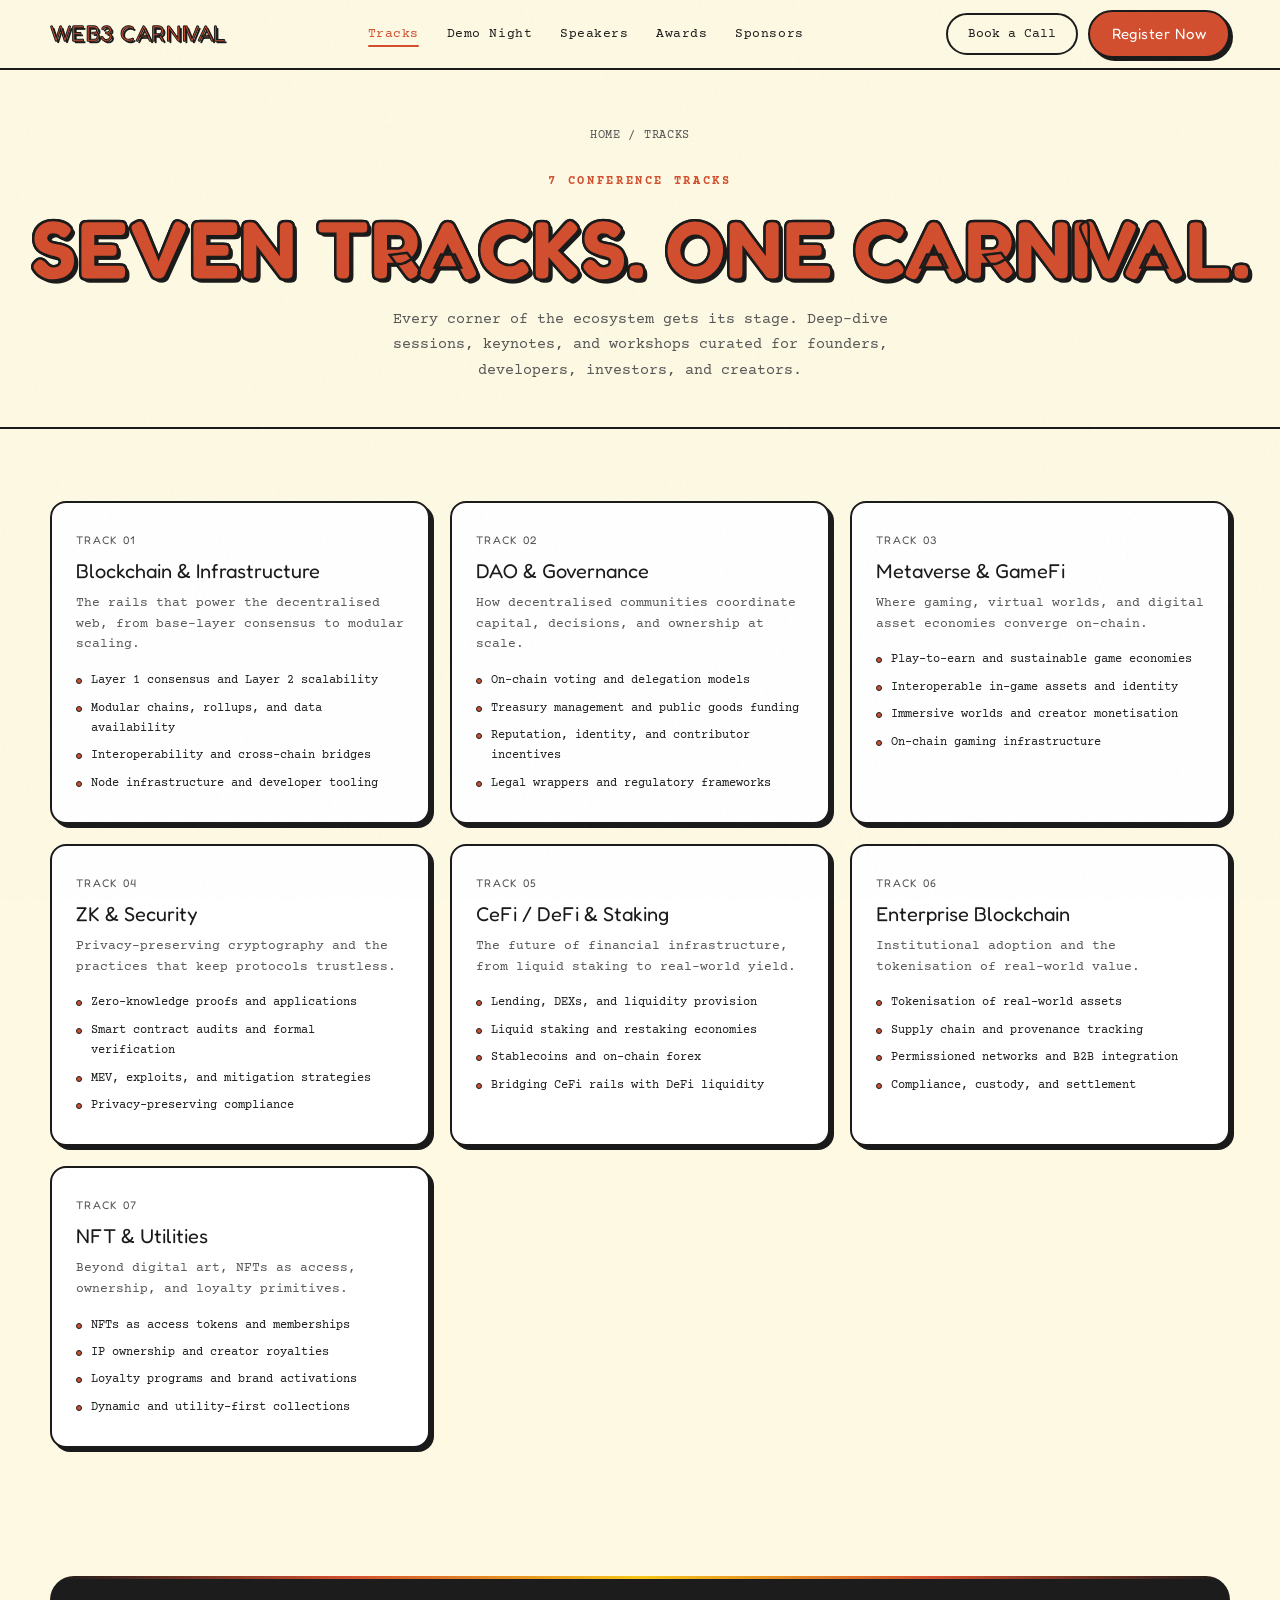
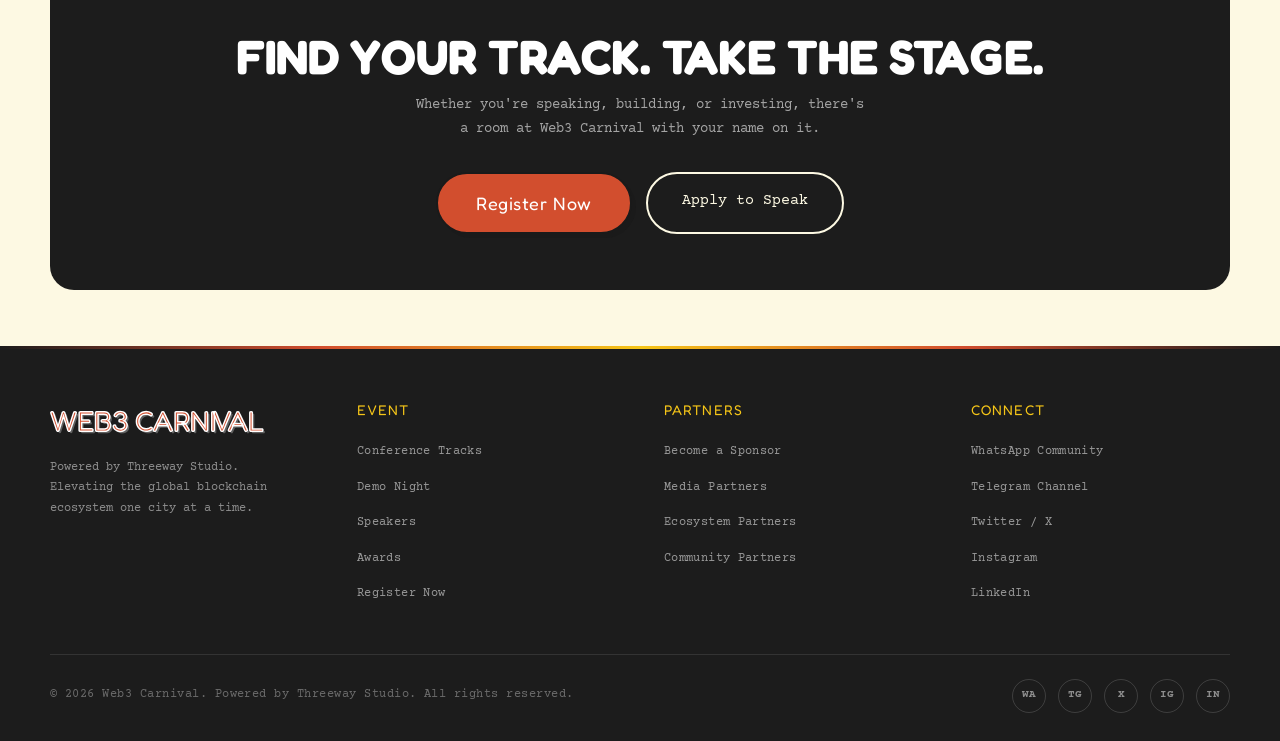
<file: tracks.html>
<!DOCTYPE html>
<html lang="en" data-theme="light">
<head>
<meta charset="UTF-8">
<meta name="viewport" content="width=device-width, initial-scale=1.0, viewport-fit=cover">
<title>Tracks | Web3 Carnival</title>
<meta name="description" content="Seven conference tracks across the full spectrum of blockchain innovation, from Layer 1 infrastructure to NFT utilities.">
<script>document.documentElement.classList.add('js');</script>
<link rel="preconnect" href="https://fonts.googleapis.com">
<link rel="preconnect" href="https://fonts.gstatic.com" crossorigin>
<link href="https://fonts.googleapis.com/css2?family=Fredoka+One&family=Courier+Prime:ital,wght@0,400;0,700;1,400&family=DM+Sans:opsz,wght@9..40,400;9..40,500;9..40,600&display=swap" rel="stylesheet">
<link rel="stylesheet" href="styles.css?v=2">
</head>
<body>

<div class="mobile-menu" id="mobileMenu">
  <button class="m-close" onclick="closeMobile()" aria-label="Close menu">&#x2715;</button>
  <a href="tracks.html">Tracks</a>
  <a href="demo-night.html">Demo Night</a>
  <a href="speakers.html">Speakers</a>
  <a href="awards.html">Awards</a>
  <a href="sponsors.html">Sponsors</a>
  <a href="https://lu.ma" class="btn-hero" style="font-size:20px;padding:14px 40px;">Register Now</a>
</div>

<nav>
  <div class="nav-inner">
    <a href="index.html" class="nav-logo">Web3 Carnival</a>
    <ul class="nav-links">
      <li><a href="tracks.html" class="active">Tracks</a></li>
      <li><a href="demo-night.html">Demo Night</a></li>
      <li><a href="speakers.html">Speakers</a></li>
      <li><a href="awards.html">Awards</a></li>
      <li><a href="sponsors.html">Sponsors</a></li>
    </ul>
    <div class="nav-cta">
      <a href="https://calendly.com" class="btn-ghost">Book a Call</a>
      <a href="https://lu.ma" class="btn-primary">Register Now</a>
    </div>
    <button class="hamburger" id="hamburger" onclick="toggleMobile()" aria-label="Menu">
      <span></span><span></span><span></span>
    </button>
  </div>
</nav>

<section class="page-hero">
  <div class="breadcrumb"><a href="index.html">Home</a> / Tracks</div>
  <span class="section-label-light">7 Conference Tracks</span>
  <h1 class="display page-hero-title">Seven Tracks. One Carnival.</h1>
  <p class="page-hero-sub">Every corner of the ecosystem gets its stage. Deep-dive sessions, keynotes, and workshops curated for founders, developers, investors, and creators.</p>
</section>

<section class="tracks-section">
  <div class="tracks-grid">
    <div class="track-card reveal">
      <div class="track-number">Track 01</div>
      <div class="track-name">Blockchain &amp; Infrastructure</div>
      <div class="track-desc">The rails that power the decentralised web, from base-layer consensus to modular scaling.</div>
      <ul class="track-topics">
        <li>Layer 1 consensus and Layer 2 scalability</li>
        <li>Modular chains, rollups, and data availability</li>
        <li>Interoperability and cross-chain bridges</li>
        <li>Node infrastructure and developer tooling</li>
      </ul>
    </div>
    <div class="track-card reveal" style="transition-delay:0.06s">
      <div class="track-number">Track 02</div>
      <div class="track-name">DAO &amp; Governance</div>
      <div class="track-desc">How decentralised communities coordinate capital, decisions, and ownership at scale.</div>
      <ul class="track-topics">
        <li>On-chain voting and delegation models</li>
        <li>Treasury management and public goods funding</li>
        <li>Reputation, identity, and contributor incentives</li>
        <li>Legal wrappers and regulatory frameworks</li>
      </ul>
    </div>
    <div class="track-card reveal" style="transition-delay:0.12s">
      <div class="track-number">Track 03</div>
      <div class="track-name">Metaverse &amp; GameFi</div>
      <div class="track-desc">Where gaming, virtual worlds, and digital asset economies converge on-chain.</div>
      <ul class="track-topics">
        <li>Play-to-earn and sustainable game economies</li>
        <li>Interoperable in-game assets and identity</li>
        <li>Immersive worlds and creator monetisation</li>
        <li>On-chain gaming infrastructure</li>
      </ul>
    </div>
    <div class="track-card reveal" style="transition-delay:0.18s">
      <div class="track-number">Track 04</div>
      <div class="track-name">ZK &amp; Security</div>
      <div class="track-desc">Privacy-preserving cryptography and the practices that keep protocols trustless.</div>
      <ul class="track-topics">
        <li>Zero-knowledge proofs and applications</li>
        <li>Smart contract audits and formal verification</li>
        <li>MEV, exploits, and mitigation strategies</li>
        <li>Privacy-preserving compliance</li>
      </ul>
    </div>
    <div class="track-card reveal" style="transition-delay:0.24s">
      <div class="track-number">Track 05</div>
      <div class="track-name">CeFi / DeFi &amp; Staking</div>
      <div class="track-desc">The future of financial infrastructure, from liquid staking to real-world yield.</div>
      <ul class="track-topics">
        <li>Lending, DEXs, and liquidity provision</li>
        <li>Liquid staking and restaking economies</li>
        <li>Stablecoins and on-chain forex</li>
        <li>Bridging CeFi rails with DeFi liquidity</li>
      </ul>
    </div>
    <div class="track-card reveal" style="transition-delay:0.30s">
      <div class="track-number">Track 06</div>
      <div class="track-name">Enterprise Blockchain</div>
      <div class="track-desc">Institutional adoption and the tokenisation of real-world value.</div>
      <ul class="track-topics">
        <li>Tokenisation of real-world assets</li>
        <li>Supply chain and provenance tracking</li>
        <li>Permissioned networks and B2B integration</li>
        <li>Compliance, custody, and settlement</li>
      </ul>
    </div>
    <div class="track-card reveal" style="transition-delay:0.36s">
      <div class="track-number">Track 07</div>
      <div class="track-name">NFT &amp; Utilities</div>
      <div class="track-desc">Beyond digital art, NFTs as access, ownership, and loyalty primitives.</div>
      <ul class="track-topics">
        <li>NFTs as access tokens and memberships</li>
        <li>IP ownership and creator royalties</li>
        <li>Loyalty programs and brand activations</li>
        <li>Dynamic and utility-first collections</li>
      </ul>
    </div>
  </div>
</section>

<section class="section-tight">
  <div class="cta-band reveal">
    <h2 class="display-white">Find Your Track. Take the Stage.</h2>
    <p>Whether you're speaking, building, or investing, there's a room at Web3 Carnival with your name on it.</p>
    <div class="hero-ctas" style="margin-bottom:0;">
      <a href="https://lu.ma" class="btn-hero">Register Now</a>
      <a href="speakers.html" class="btn-hero-ghost" style="color:var(--cream);border-color:var(--cream);">Apply to Speak</a>
    </div>
  </div>
</section>

<footer>
  <div class="footer-inner">
    <div class="footer-top">
      <div>
        <div class="footer-brand-name">Web3 Carnival</div>
        <p class="footer-tagline">Powered by Threeway Studio. Elevating the global blockchain ecosystem one city at a time.</p>
      </div>
      <div>
        <div class="footer-col-heading">Event</div>
        <ul class="footer-links">
          <li><a href="tracks.html">Conference Tracks</a></li>
          <li><a href="demo-night.html">Demo Night</a></li>
          <li><a href="speakers.html">Speakers</a></li>
          <li><a href="awards.html">Awards</a></li>
          <li><a href="https://lu.ma">Register Now</a></li>
        </ul>
      </div>
      <div>
        <div class="footer-col-heading">Partners</div>
        <ul class="footer-links">
          <li><a href="sponsors.html">Become a Sponsor</a></li>
          <li><a href="sponsors.html">Media Partners</a></li>
          <li><a href="sponsors.html">Ecosystem Partners</a></li>
          <li><a href="sponsors.html">Community Partners</a></li>
        </ul>
      </div>
      <div>
        <div class="footer-col-heading">Connect</div>
        <ul class="footer-links">
          <li><a href="https://lu.ma">WhatsApp Community</a></li>
          <li><a href="https://lu.ma">Telegram Channel</a></li>
          <li><a href="https://twitter.com">Twitter / X</a></li>
          <li><a href="https://instagram.com">Instagram</a></li>
          <li><a href="https://linkedin.com">LinkedIn</a></li>
        </ul>
      </div>
    </div>
    <div class="footer-bottom">
      <span class="footer-copy">&copy; 2026 Web3 Carnival. Powered by Threeway Studio. All rights reserved.</span>
      <div class="socials">
        <a href="https://wa.me" class="social-link" aria-label="WhatsApp">WA</a>
        <a href="https://t.me" class="social-link" aria-label="Telegram">TG</a>
        <a href="https://twitter.com" class="social-link" aria-label="Twitter">X</a>
        <a href="https://instagram.com" class="social-link" aria-label="Instagram">IG</a>
        <a href="https://linkedin.com" class="social-link" aria-label="LinkedIn">IN</a>
      </div>
    </div>
  </div>
</footer>

<script src="script.js?v=2"></script>
</body>
</html>
</file>
<file: styles.css>
:root {
  --cream: #FDF9E3;
  --orange: #D24E2E;
  --yellow: #F5C518;
  --dark: #1A1A1A;
  --dark-panel: #1C1C1C;
  --dark-panel-2: #212121;
  --muted: #555555;
  --white: #FFFFFF;
  --card-bg: #FFFFFF;
  --border-dark: #1A1A1A;
  --select: #7B4DE0;
  --select-text: #FDF9E3;
  --shadow-offset: 4px 4px 0 #1A1A1A;
  --shadow-offset-lg: 6px 6px 0 #1A1A1A;
}

*, *::before, *::after { box-sizing: border-box; margin: 0; padding: 0; }

html { scroll-behavior: smooth; }

body {
  background: var(--cream);
  color: var(--dark);
  font-family: 'Courier Prime', 'Courier New', monospace;
  font-size: 15px;
  line-height: 1.7;
  overflow-x: hidden;
}

::selection {
  background: var(--select);
  color: var(--select-text);
  text-shadow: none;
  -webkit-text-stroke: 0;
}
::-moz-selection {
  background: var(--select);
  color: var(--select-text);
  text-shadow: none;
}

body::before {
  content: '';
  position: fixed;
  inset: 0;
  background-image: url("data:image/svg+xml,%3Csvg viewBox='0 0 256 256' xmlns='http://www.w3.org/2000/svg'%3E%3Cfilter id='noise'%3E%3CfeTurbulence type='fractalNoise' baseFrequency='0.9' numOctaves='4' stitchTiles='stitch'/%3E%3C/filter%3E%3Crect width='100%25' height='100%25' filter='url(%23noise)' opacity='1'/%3E%3C/svg%3E");
  opacity: 0.025;
  pointer-events: none;
  z-index: 1000;
}

.display {
  font-family: 'Fredoka One', cursive;
  text-transform: uppercase;
  color: var(--orange);
  line-height: 0.95;
  -webkit-text-stroke: 2.5px var(--dark);
  text-shadow: 3px 3px 0 var(--dark), -1px -1px 0 var(--dark), 1px -1px 0 var(--dark), -1px 1px 0 var(--dark);
  text-wrap: balance;
}

.display-sm {
  font-family: 'Fredoka One', cursive;
  text-transform: uppercase;
  color: var(--dark);
  line-height: 1;
  text-wrap: balance;
}

.display-white {
  font-family: 'Fredoka One', cursive;
  text-transform: uppercase;
  color: var(--white);
  line-height: 1;
  text-wrap: balance;
}

.display-yellow {
  font-family: 'Fredoka One', cursive;
  color: var(--yellow);
  line-height: 1;
}

.mono { font-family: 'Courier Prime', monospace; }
.mono-muted { font-family: 'Courier Prime', monospace; color: var(--muted); }

.container {
  max-width: 1180px;
  margin: 0 auto;
  padding: 0 24px;
}

nav {
  position: sticky;
  top: 0;
  z-index: 100;
  background: var(--cream);
  border-bottom: 2px solid var(--dark);
  padding: 0 24px;
}

.nav-inner {
  max-width: 1180px;
  margin: 0 auto;
  display: flex;
  align-items: center;
  justify-content: space-between;
  height: 68px;
  gap: 16px;
}

.nav-logo {
  font-family: 'Fredoka One', cursive;
  font-size: 22px;
  color: var(--orange);
  -webkit-text-stroke: 1px var(--dark);
  text-shadow: 2px 2px 0 var(--dark);
  text-decoration: none;
  text-transform: uppercase;
  letter-spacing: 0.02em;
  flex-shrink: 0;
}

.nav-links {
  display: flex;
  align-items: center;
  gap: 28px;
  list-style: none;
}

.nav-links a {
  font-family: 'Courier Prime', monospace;
  font-size: 13px;
  color: var(--dark);
  text-decoration: none;
  letter-spacing: 0.04em;
  transition: color 0.2s;
  position: relative;
}

.nav-links a:hover { color: var(--orange); }

.nav-links a.active { color: var(--orange); }
.nav-links a.active::after {
  content: '';
  position: absolute;
  left: 0;
  right: 0;
  bottom: -6px;
  height: 2px;
  background: var(--orange);
  border-radius: 2px;
}

.nav-cta {
  display: flex;
  gap: 10px;
  align-items: center;
  flex-shrink: 0;
}

.btn-ghost {
  font-family: 'Courier Prime', monospace;
  font-size: 13px;
  padding: 8px 20px;
  border-radius: 100px;
  border: 2px solid var(--dark);
  background: transparent;
  color: var(--dark);
  cursor: pointer;
  text-decoration: none;
  transition: background 0.2s, transform 0.15s;
  white-space: nowrap;
}
.btn-ghost:hover { background: var(--dark); color: var(--cream); }

.btn-primary {
  font-family: 'Fredoka One', cursive;
  font-size: 15px;
  padding: 9px 22px;
  border-radius: 100px;
  border: 2px solid var(--dark);
  background: var(--orange);
  color: var(--white);
  box-shadow: 3px 3px 0 var(--dark);
  cursor: pointer;
  text-decoration: none;
  transition: transform 0.15s, box-shadow 0.15s;
  white-space: nowrap;
  letter-spacing: 0.03em;
}
.btn-primary:hover { transform: translate(-1px, -1px); box-shadow: 4px 4px 0 var(--dark); }
.btn-primary:active { transform: translate(1px, 1px); box-shadow: 2px 2px 0 var(--dark); }

.hamburger {
  display: none;
  flex-direction: column;
  gap: 5px;
  cursor: pointer;
  background: none;
  border: none;
  padding: 4px;
  position: relative;
  width: 28px;
  height: 28px;
}
.hamburger span {
  display: block;
  height: 2px;
  background: var(--dark);
  border-radius: 2px;
  position: absolute;
  width: 22px;
  left: 3px;
  transition: transform 0.3s cubic-bezier(0.32,0.72,0,1), opacity 0.2s;
}
.hamburger span:nth-child(1) { top: 6px; }
.hamburger span:nth-child(2) { top: 13px; }
.hamburger span:nth-child(3) { top: 20px; }
.hamburger.open span:nth-child(1) { transform: translateY(7px) rotate(45deg); }
.hamburger.open span:nth-child(2) { opacity: 0; }
.hamburger.open span:nth-child(3) { transform: translateY(-7px) rotate(-45deg); }

.mobile-menu {
  display: none;
  position: fixed;
  inset: 0;
  background: rgba(26,26,26,0.97);
  z-index: 99;
  flex-direction: column;
  align-items: center;
  justify-content: center;
  gap: 32px;
}
.mobile-menu.open { display: flex; }
.mobile-menu a {
  font-family: 'Fredoka One', cursive;
  font-size: 32px;
  color: var(--cream);
  text-decoration: none;
  text-transform: uppercase;
  letter-spacing: 0.05em;
  transition: color 0.2s;
}
.mobile-menu a:hover { color: var(--orange); }
.mobile-menu .m-close {
  position: absolute;
  top: 24px;
  right: 28px;
  font-family: 'Fredoka One', cursive;
  font-size: 28px;
  color: var(--cream);
  cursor: pointer;
  background: none;
  border: none;
  line-height: 1;
}

.hero {
  padding: 64px 24px 56px;
  text-align: center;
  position: relative;
  overflow: hidden;
}

.hero-eyebrow {
  display: inline-flex;
  align-items: center;
  gap: 8px;
  background: var(--dark);
  color: var(--white);
  font-family: 'Courier Prime', monospace;
  font-size: 11px;
  letter-spacing: 0.12em;
  padding: 6px 18px;
  border-radius: 100px;
  text-transform: uppercase;
  margin-bottom: 28px;
}

.hero-eyebrow-dot {
  width: 7px; height: 7px;
  background: var(--yellow);
  border-radius: 50%;
  animation: pulse 1.8s infinite;
}

@keyframes pulse {
  0%, 100% { opacity: 1; transform: scale(1); }
  50% { opacity: 0.5; transform: scale(0.7); }
}

.hero-title {
  font-size: clamp(52px, 9vw, 108px);
  margin-bottom: 24px;
  max-width: 900px;
  margin-left: auto;
  margin-right: auto;
}

.hero-sub {
  font-family: 'Courier Prime', monospace;
  font-size: 16px;
  color: var(--muted);
  max-width: 520px;
  margin: 0 auto 32px;
  line-height: 1.7;
}

.hero-sub .hl {
  border: 1.5px dashed var(--orange);
  padding: 1px 6px;
  border-radius: 4px;
  color: var(--dark);
  font-weight: 700;
}

.hero-ctas {
  display: flex;
  gap: 14px;
  justify-content: center;
  flex-wrap: wrap;
  margin-bottom: 16px;
}

.btn-hero {
  font-family: 'Fredoka One', cursive;
  font-size: 18px;
  padding: 14px 38px;
  border-radius: 100px;
  border: 2px solid var(--dark);
  background: var(--orange);
  color: var(--white);
  box-shadow: 4px 4px 0 var(--dark);
  cursor: pointer;
  text-decoration: none;
  transition: transform 0.15s, box-shadow 0.15s;
  white-space: nowrap;
  letter-spacing: 0.03em;
}
.btn-hero:hover { transform: translate(-2px, -2px); box-shadow: 6px 6px 0 var(--dark); }
.btn-hero:active { transform: translate(1px, 1px); box-shadow: 2px 2px 0 var(--dark); }

.btn-hero-ghost {
  font-family: 'Courier Prime', monospace;
  font-size: 15px;
  padding: 14px 34px;
  border-radius: 100px;
  border: 2px solid var(--dark);
  background: transparent;
  color: var(--dark);
  cursor: pointer;
  text-decoration: none;
  transition: background 0.2s;
}
.btn-hero-ghost:hover { background: var(--dark); color: var(--cream); }

.hero-trust {
  font-family: 'Courier Prime', monospace;
  font-size: 12px;
  color: var(--muted);
  letter-spacing: 0.04em;
  margin-top: 14px;
}

.deco {
  position: absolute;
  opacity: 0.07;
  font-family: 'Fredoka One', cursive;
  font-size: 14px;
  text-transform: uppercase;
  color: var(--dark);
  pointer-events: none;
  letter-spacing: 0.1em;
}

.page-hero {
  padding: 56px 24px 44px;
  text-align: center;
  position: relative;
  border-bottom: 2px solid var(--dark);
}

.page-hero-title {
  font-size: clamp(40px, 7vw, 84px);
  margin-bottom: 18px;
}

.page-hero-sub {
  font-family: 'Courier Prime', monospace;
  font-size: 15px;
  color: var(--muted);
  max-width: 560px;
  margin: 0 auto;
  line-height: 1.7;
}

.breadcrumb {
  font-family: 'Courier Prime', monospace;
  font-size: 12px;
  color: var(--muted);
  letter-spacing: 0.06em;
  margin-bottom: 22px;
  text-transform: uppercase;
}
.breadcrumb a { color: var(--muted); text-decoration: none; }
.breadcrumb a:hover { color: var(--orange); }

.logo-wall {
  border-top: 2px solid var(--dark);
  border-bottom: 2px solid var(--dark);
  padding: 18px 24px;
  overflow: hidden;
  background: var(--cream);
}

.marquee-track {
  display: flex;
  gap: 48px;
  animation: marquee 22s linear infinite;
  width: max-content;
}

@keyframes marquee {
  from { transform: translateX(0); }
  to { transform: translateX(-50%); }
}

.marquee-item {
  font-family: 'Fredoka One', cursive;
  font-size: 13px;
  color: var(--dark);
  text-transform: uppercase;
  letter-spacing: 0.08em;
  display: flex;
  align-items: center;
  gap: 8px;
  white-space: nowrap;
}

.marquee-item::before {
  content: '';
  display: block;
  width: 6px; height: 6px;
  background: var(--orange);
  border-radius: 50%;
  border: 1.5px solid var(--dark);
}

.section-label {
  display: inline-flex;
  background: var(--dark);
  color: var(--white);
  font-family: 'Courier Prime', monospace;
  font-size: 11px;
  letter-spacing: 0.1em;
  padding: 6px 18px;
  border-radius: 100px;
  text-transform: uppercase;
  margin-bottom: 20px;
}

.section-label-light {
  display: inline-block;
  background: transparent;
  color: var(--orange);
  font-family: 'Courier Prime', monospace;
  font-weight: 700;
  font-size: 12px;
  letter-spacing: 0.22em;
  padding: 0;
  border: none;
  border-radius: 0;
  text-transform: uppercase;
  margin-bottom: 16px;
}

.stats-section {
  padding: 56px 24px;
}

.stats-card {
  background: var(--dark-panel);
  border-radius: 24px;
  padding: 52px 48px;
  max-width: 1180px;
  margin: 0 auto;
  text-align: center;
  position: relative;
  overflow: hidden;
}

.stats-card::before {
  content: '';
  position: absolute;
  top: 0; left: 0; right: 0;
  height: 3px;
  background: linear-gradient(90deg, transparent, var(--orange), var(--yellow), var(--orange), transparent);
}

.stats-card-label {
  position: relative;
  z-index: 2;
}

.stats-heading {
  font-size: clamp(28px, 4vw, 42px);
  margin-bottom: 8px;
  color: var(--white);
}

.stats-sub {
  font-family: 'Courier Prime', monospace;
  color: rgba(255,255,255,0.6);
  font-size: 14px;
  margin-bottom: 48px;
  max-width: 480px;
  margin-left: auto;
  margin-right: auto;
}

.stats-grid {
  display: grid;
  grid-template-columns: repeat(3, 1fr);
  gap: 32px;
}

.stat-item { text-align: center; }

.stat-value {
  font-family: 'Fredoka One', cursive;
  font-size: clamp(36px, 5vw, 52px);
  color: var(--yellow);
  line-height: 1;
  margin-bottom: 6px;
}

.stat-label {
  font-family: 'Courier Prime', monospace;
  font-size: 12px;
  color: rgba(255,255,255,0.6);
  text-transform: uppercase;
  letter-spacing: 0.08em;
}

.tracks-section {
  padding: 72px 24px;
}

.tracks-header {
  text-align: center;
  margin-bottom: 48px;
}

.tracks-title {
  font-size: clamp(30px, 5vw, 52px);
  margin-bottom: 10px;
}

.tracks-grid {
  display: grid;
  grid-template-columns: repeat(auto-fill, minmax(300px, 1fr));
  gap: 20px;
  max-width: 1180px;
  margin: 0 auto;
}

.track-card {
  background: var(--white);
  border: 2px solid var(--dark);
  border-radius: 16px;
  padding: 28px 24px;
  box-shadow: var(--shadow-offset);
  transition: transform 0.2s cubic-bezier(0.32,0.72,0,1), box-shadow 0.2s;
  cursor: default;
}

.track-card:hover {
  transform: translate(-2px, -2px);
  box-shadow: 6px 6px 0 var(--dark);
}

.track-number {
  font-family: 'Fredoka One', cursive;
  font-size: 11px;
  color: var(--muted);
  letter-spacing: 0.12em;
  text-transform: uppercase;
  margin-bottom: 10px;
}

.track-name {
  font-family: 'Fredoka One', cursive;
  font-size: 20px;
  color: var(--dark);
  line-height: 1.15;
  margin-bottom: 10px;
}

.track-desc {
  font-family: 'Courier Prime', monospace;
  font-size: 13px;
  color: var(--muted);
  line-height: 1.6;
}

.track-topics {
  list-style: none;
  margin-top: 16px;
  display: flex;
  flex-direction: column;
  gap: 7px;
}
.track-topics li {
  display: flex;
  align-items: flex-start;
  gap: 9px;
  font-family: 'Courier Prime', monospace;
  font-size: 12px;
  color: var(--dark);
}
.track-topics li::before {
  content: '';
  flex-shrink: 0;
  width: 6px; height: 6px;
  margin-top: 7px;
  background: var(--orange);
  border-radius: 50%;
  border: 1px solid var(--dark);
}

.track-tag {
  display: inline-block;
  background: var(--orange);
  color: var(--white);
  font-family: 'Courier Prime', monospace;
  font-size: 10px;
  letter-spacing: 0.08em;
  padding: 3px 10px;
  border-radius: 100px;
  text-transform: uppercase;
  border: 1.5px solid var(--dark);
  margin-top: 14px;
}

.features-section {
  padding: 72px 24px;
}

.feature-row {
  display: grid;
  grid-template-columns: 1fr 1fr;
  gap: 64px;
  align-items: center;
  max-width: 1180px;
  margin: 0 auto 80px;
}

.feature-row.reverse { direction: rtl; }
.feature-row.reverse > * { direction: ltr; }

.feature-title {
  font-size: clamp(24px, 3vw, 38px);
  color: var(--dark);
  margin-bottom: 14px;
}

.feature-body {
  font-family: 'Courier Prime', monospace;
  color: var(--muted);
  font-size: 14px;
  line-height: 1.75;
  margin-bottom: 20px;
}

.checklist {
  list-style: none;
  display: flex;
  flex-direction: column;
  gap: 10px;
}

.checklist li {
  display: flex;
  align-items: flex-start;
  gap: 12px;
  font-family: 'Courier Prime', monospace;
  font-size: 13px;
  color: var(--dark);
}

.check-icon {
  flex-shrink: 0;
  width: 22px; height: 22px;
  border-radius: 50%;
  background: var(--yellow);
  border: 2px solid var(--dark);
  display: flex;
  align-items: center;
  justify-content: center;
  font-size: 11px;
  font-weight: 700;
  color: var(--dark);
  margin-top: 2px;
}

.doppelrand {
  background: rgba(0,0,0,0.15);
  border: 1px solid rgba(255,255,255,0.08);
  padding: 6px;
  border-radius: 26px;
  box-shadow: inset 0 1px 0 rgba(255,255,255,0.06);
}

.doppelrand-inner {
  background: var(--dark-panel);
  border-radius: calc(26px - 6px);
  box-shadow: inset 0 1px 1px rgba(255,255,255,0.08);
  overflow: hidden;
}

.feature-card-inner {
  padding: 28px 28px 32px;
}

.feature-card-tag {
  display: inline-flex;
  background: var(--orange);
  border: 1.5px solid rgba(255,255,255,0.2);
  color: var(--white);
  font-family: 'Courier Prime', monospace;
  font-size: 10px;
  letter-spacing: 0.1em;
  padding: 4px 14px;
  border-radius: 100px;
  text-transform: uppercase;
  margin-bottom: 16px;
}

.feature-card-heading {
  font-family: 'Fredoka One', cursive;
  font-size: 22px;
  color: var(--yellow);
  text-transform: uppercase;
  margin-bottom: 10px;
}

.feature-card-body {
  font-family: 'Courier Prime', monospace;
  font-size: 13px;
  color: rgba(255,255,255,0.65);
  line-height: 1.7;
}

.city-pills {
  display: flex;
  flex-wrap: wrap;
  gap: 8px;
  margin-top: 20px;
}

.city-pill {
  background: rgba(255,255,255,0.07);
  border: 1px solid rgba(255,255,255,0.12);
  color: rgba(255,255,255,0.8);
  font-family: 'Courier Prime', monospace;
  font-size: 12px;
  padding: 5px 14px;
  border-radius: 100px;
  letter-spacing: 0.05em;
}

.pricing-section {
  padding: 72px 24px;
  text-align: center;
}

.pricing-headline {
  font-size: clamp(34px, 6vw, 72px);
  margin-bottom: 12px;
  max-width: 800px;
  margin-left: auto;
  margin-right: auto;
}

.pricing-sub {
  font-family: 'Courier Prime', monospace;
  font-size: 14px;
  color: var(--muted);
  margin-bottom: 52px;
  max-width: 480px;
  margin-left: auto;
  margin-right: auto;
}

.pricing-card {
  background: var(--white);
  border: 2px solid var(--dark);
  border-radius: 20px;
  box-shadow: var(--shadow-offset-lg);
  max-width: 440px;
  margin: 0 auto;
  overflow: hidden;
  transform: rotate(-0.8deg);
  transition: transform 0.3s cubic-bezier(0.32,0.72,0,1), box-shadow 0.3s;
}

.pricing-card:hover {
  transform: rotate(0deg) translate(-2px, -2px);
  box-shadow: 8px 8px 0 var(--dark);
}

.pricing-card-header {
  background: var(--orange);
  padding: 12px 20px;
  display: flex;
  justify-content: space-between;
  align-items: center;
}

.pricing-card-label {
  font-family: 'Courier Prime', monospace;
  font-size: 11px;
  letter-spacing: 0.1em;
  color: var(--white);
  text-transform: uppercase;
}

.pricing-card-body {
  padding: 32px 28px 28px;
}

.pricing-price {
  font-family: 'Fredoka One', cursive;
  font-size: 52px;
  color: var(--dark);
  line-height: 1;
  margin-bottom: 6px;
}

.pricing-old {
  font-family: 'Courier Prime', monospace;
  font-size: 14px;
  color: var(--muted);
  text-decoration: line-through;
  margin-bottom: 24px;
}

.pricing-features {
  list-style: none;
  margin-bottom: 28px;
  display: flex;
  flex-direction: column;
  gap: 10px;
  text-align: left;
}

.pricing-features li {
  display: flex;
  align-items: flex-start;
  gap: 10px;
  font-family: 'Courier Prime', monospace;
  font-size: 13px;
  color: var(--dark);
}

.btn-pricing {
  display: block;
  width: 100%;
  font-family: 'Fredoka One', cursive;
  font-size: 18px;
  padding: 14px 24px;
  border-radius: 100px;
  border: 2px solid var(--dark);
  background: var(--orange);
  color: var(--white);
  box-shadow: 3px 3px 0 var(--dark);
  cursor: pointer;
  text-decoration: none;
  text-align: center;
  transition: transform 0.15s, box-shadow 0.15s;
  letter-spacing: 0.04em;
}
.btn-pricing:hover { transform: translate(-1px, -1px); box-shadow: 5px 5px 0 var(--dark); }
.btn-pricing:active { transform: translate(1px, 1px); box-shadow: 1px 1px 0 var(--dark); }

.section {
  padding: 72px 24px;
}
.section-tight { padding: 56px 24px; }

.section-head {
  text-align: center;
  max-width: 620px;
  margin: 0 auto 48px;
}
.section-head h2 {
  font-size: clamp(28px, 4.5vw, 46px);
  margin-bottom: 12px;
}
.section-head p {
  font-family: 'Courier Prime', monospace;
  font-size: 14px;
  color: var(--muted);
}

.speaker-grid {
  display: grid;
  grid-template-columns: repeat(auto-fill, minmax(240px, 1fr));
  gap: 20px;
  max-width: 1180px;
  margin: 0 auto;
}

.speaker-card {
  background: var(--white);
  border: 2px solid var(--dark);
  border-radius: 16px;
  padding: 26px 22px;
  box-shadow: var(--shadow-offset);
  transition: transform 0.2s cubic-bezier(0.32,0.72,0,1), box-shadow 0.2s;
  text-align: center;
}
.speaker-card:hover {
  transform: translate(-2px, -2px);
  box-shadow: 6px 6px 0 var(--dark);
}

.speaker-avatar {
  width: 82px;
  height: 82px;
  border-radius: 50%;
  border: 2px solid var(--dark);
  background: var(--yellow);
  display: flex;
  align-items: center;
  justify-content: center;
  font-family: 'Fredoka One', cursive;
  font-size: 28px;
  color: var(--dark);
  margin: 0 auto 16px;
  box-shadow: 3px 3px 0 var(--dark);
}
.speaker-avatar.alt { background: var(--orange); color: var(--white); }
.speaker-avatar.tba {
  background: var(--cream);
  color: var(--muted);
  font-family: 'Courier Prime', monospace;
  font-size: 13px;
  border-style: dashed;
}

.speaker-name {
  font-family: 'Fredoka One', cursive;
  font-size: 18px;
  color: var(--dark);
  margin-bottom: 4px;
}

.speaker-role {
  font-family: 'Courier Prime', monospace;
  font-size: 12px;
  color: var(--muted);
  line-height: 1.5;
  margin-bottom: 14px;
}

.speaker-track-tag {
  display: inline-block;
  background: transparent;
  color: var(--dark);
  font-family: 'Courier Prime', monospace;
  font-size: 10px;
  letter-spacing: 0.06em;
  padding: 3px 12px;
  border-radius: 100px;
  text-transform: uppercase;
  border: 1.5px solid var(--dark);
}

.note-caption {
  font-family: 'Courier Prime', monospace;
  font-size: 12px;
  color: var(--muted);
  text-align: center;
  max-width: 620px;
  margin: 34px auto 0;
  font-style: italic;
}

.format-grid {
  display: grid;
  grid-template-columns: repeat(auto-fit, minmax(220px, 1fr));
  gap: 18px;
  max-width: 1000px;
  margin: 0 auto;
}
.format-card {
  border: 2px solid var(--dark);
  border-radius: 16px;
  padding: 24px 22px;
  background: var(--white);
  box-shadow: var(--shadow-offset);
}
.format-card .fc-num {
  font-family: 'Fredoka One', cursive;
  font-size: 13px;
  color: var(--orange);
  letter-spacing: 0.06em;
  margin-bottom: 8px;
}
.format-card h3 {
  font-family: 'Fredoka One', cursive;
  font-size: 19px;
  margin-bottom: 8px;
  color: var(--dark);
}
.format-card p {
  font-family: 'Courier Prime', monospace;
  font-size: 13px;
  color: var(--muted);
  line-height: 1.6;
}

.agenda {
  max-width: 780px;
  margin: 0 auto;
  display: flex;
  flex-direction: column;
  gap: 0;
}
.agenda-row {
  display: grid;
  grid-template-columns: 140px 1fr;
  gap: 24px;
  padding: 22px 0;
  border-bottom: 1.5px dashed rgba(26,26,26,0.25);
  align-items: baseline;
}
.agenda-row:last-child { border-bottom: none; }
.agenda-time {
  font-family: 'Fredoka One', cursive;
  font-size: 15px;
  color: var(--orange);
  letter-spacing: 0.02em;
}
.agenda-body h3 {
  font-family: 'Fredoka One', cursive;
  font-size: 18px;
  color: var(--dark);
  margin-bottom: 5px;
}
.agenda-body p {
  font-family: 'Courier Prime', monospace;
  font-size: 13px;
  color: var(--muted);
  line-height: 1.6;
}

.award-grid {
  display: grid;
  grid-template-columns: repeat(auto-fill, minmax(280px, 1fr));
  gap: 20px;
  max-width: 1180px;
  margin: 0 auto;
}
.award-card {
  border: 2px solid var(--dark);
  border-radius: 16px;
  padding: 28px 24px;
  background: var(--white);
  box-shadow: var(--shadow-offset);
  transition: transform 0.2s cubic-bezier(0.32,0.72,0,1), box-shadow 0.2s;
}
.award-card:hover { transform: translate(-2px, -2px); box-shadow: 6px 6px 0 var(--dark); }
.award-badge {
  width: 46px;
  height: 46px;
  border-radius: 12px;
  border: 2px solid var(--dark);
  background: var(--yellow);
  display: flex;
  align-items: center;
  justify-content: center;
  font-family: 'Fredoka One', cursive;
  font-size: 20px;
  color: var(--dark);
  margin-bottom: 16px;
  box-shadow: 3px 3px 0 var(--dark);
}
.award-card h3 {
  font-family: 'Fredoka One', cursive;
  font-size: 19px;
  color: var(--dark);
  margin-bottom: 9px;
}
.award-card p {
  font-family: 'Courier Prime', monospace;
  font-size: 13px;
  color: var(--muted);
  line-height: 1.6;
}
.award-prize {
  display: inline-block;
  margin-top: 14px;
  font-family: 'Courier Prime', monospace;
  font-size: 11px;
  letter-spacing: 0.06em;
  text-transform: uppercase;
  color: var(--dark);
  border: 1.5px solid var(--dark);
  border-radius: 100px;
  padding: 3px 12px;
}

.tier-grid {
  display: grid;
  grid-template-columns: repeat(auto-fit, minmax(260px, 1fr));
  gap: 20px;
  max-width: 1180px;
  margin: 0 auto;
  align-items: stretch;
}
.tier-card {
  border: 2px solid var(--dark);
  border-radius: 18px;
  background: var(--white);
  box-shadow: var(--shadow-offset);
  display: flex;
  flex-direction: column;
  overflow: hidden;
}
.tier-card.featured { box-shadow: var(--shadow-offset-lg); transform: rotate(-0.6deg); }
.tier-header {
  padding: 20px 22px 16px;
  border-bottom: 2px solid var(--dark);
}
.tier-header.gold { background: var(--yellow); }
.tier-header.orange { background: var(--orange); }
.tier-header.dark { background: var(--dark); }
.tier-name {
  font-family: 'Fredoka One', cursive;
  font-size: 20px;
  text-transform: uppercase;
  letter-spacing: 0.02em;
}
.tier-header.gold .tier-name { color: var(--dark); }
.tier-header.orange .tier-name { color: var(--white); }
.tier-header.dark .tier-name { color: var(--yellow); }
.tier-price {
  font-family: 'Courier Prime', monospace;
  font-size: 12px;
  margin-top: 4px;
}
.tier-header.gold .tier-price { color: rgba(26,26,26,0.7); }
.tier-header.orange .tier-price { color: rgba(255,255,255,0.85); }
.tier-header.dark .tier-price { color: rgba(255,255,255,0.6); }
.tier-body { padding: 22px; flex: 1; display: flex; flex-direction: column; }
.tier-list {
  list-style: none;
  display: flex;
  flex-direction: column;
  gap: 10px;
  margin-bottom: 22px;
  flex: 1;
}
.tier-list li {
  display: flex;
  align-items: flex-start;
  gap: 10px;
  font-family: 'Courier Prime', monospace;
  font-size: 12.5px;
  color: var(--dark);
  line-height: 1.5;
}
.tier-list .check-icon { width: 18px; height: 18px; font-size: 9px; margin-top: 1px; }

.logo-strip {
  display: grid;
  grid-template-columns: repeat(auto-fill, minmax(150px, 1fr));
  gap: 14px;
  max-width: 1000px;
  margin: 0 auto;
}
.logo-slot {
  border: 2px dashed rgba(26,26,26,0.35);
  border-radius: 12px;
  height: 78px;
  display: flex;
  align-items: center;
  justify-content: center;
  font-family: 'Courier Prime', monospace;
  font-size: 12px;
  color: var(--muted);
  letter-spacing: 0.04em;
  text-align: center;
  padding: 0 12px;
}

.cta-band {
  background: var(--dark-panel);
  border-radius: 24px;
  max-width: 1180px;
  margin: 0 auto;
  padding: 56px 40px;
  text-align: center;
  position: relative;
  overflow: hidden;
}
.cta-band::before {
  content: '';
  position: absolute;
  top: 0; left: 0; right: 0;
  height: 3px;
  background: linear-gradient(90deg, transparent, var(--orange), var(--yellow), var(--orange), transparent);
}
.cta-band h2 {
  color: var(--white);
  font-size: clamp(28px, 4.5vw, 48px);
  margin-bottom: 14px;
}
.cta-band p {
  font-family: 'Courier Prime', monospace;
  font-size: 14px;
  color: rgba(255,255,255,0.6);
  max-width: 460px;
  margin: 0 auto 30px;
}

footer {
  background: var(--dark-panel);
  padding: 52px 24px 28px;
  position: relative;
}

footer::before {
  content: '';
  position: absolute;
  top: 0; left: 0; right: 0;
  height: 3px;
  background: linear-gradient(90deg, transparent, var(--orange), var(--yellow), var(--orange), transparent);
}

.footer-inner {
  max-width: 1180px;
  margin: 0 auto;
}

.footer-top {
  display: grid;
  grid-template-columns: 1fr 1fr 1fr 1fr;
  gap: 48px;
  margin-bottom: 48px;
}

.footer-brand-name {
  font-family: 'Fredoka One', cursive;
  font-size: 28px;
  color: var(--orange);
  -webkit-text-stroke: 1.5px var(--white);
  text-shadow: 2px 2px 0 rgba(255,255,255,0.3);
  text-transform: uppercase;
  margin-bottom: 12px;
}

.footer-tagline {
  font-family: 'Courier Prime', monospace;
  font-size: 12px;
  color: rgba(255,255,255,0.5);
  line-height: 1.7;
  max-width: 220px;
}

.footer-col-heading {
  font-family: 'Fredoka One', cursive;
  font-size: 14px;
  color: var(--yellow);
  text-transform: uppercase;
  letter-spacing: 0.08em;
  margin-bottom: 16px;
}

.footer-links {
  list-style: none;
  display: flex;
  flex-direction: column;
  gap: 10px;
}

.footer-links a {
  font-family: 'Courier Prime', monospace;
  font-size: 12px;
  color: rgba(255,255,255,0.55);
  text-decoration: none;
  transition: color 0.2s;
  letter-spacing: 0.03em;
}

.footer-links a:hover { color: var(--orange); }

.footer-bottom {
  border-top: 1px solid rgba(255,255,255,0.1);
  padding-top: 24px;
  display: flex;
  justify-content: space-between;
  align-items: center;
  flex-wrap: wrap;
  gap: 12px;
}

.footer-copy {
  font-family: 'Courier Prime', monospace;
  font-size: 12px;
  color: rgba(255,255,255,0.35);
  letter-spacing: 0.04em;
}

.socials {
  display: flex;
  gap: 12px;
}

.social-link {
  width: 34px; height: 34px;
  border-radius: 50%;
  border: 1.5px solid rgba(255,255,255,0.15);
  display: flex;
  align-items: center;
  justify-content: center;
  color: rgba(255,255,255,0.5);
  text-decoration: none;
  font-family: 'Courier Prime', monospace;
  font-size: 11px;
  font-weight: 700;
  transition: border-color 0.2s, color 0.2s;
  letter-spacing: 0;
}

.social-link:hover {
  border-color: var(--orange);
  color: var(--orange);
}

@media (max-width: 900px) {
  .nav-links { display: none; }
  .hamburger { display: flex; }
  .nav-cta .btn-ghost { display: none; }

  .feature-row { grid-template-columns: 1fr; gap: 32px; }
  .feature-row.reverse { direction: ltr; }

  .stats-grid { grid-template-columns: repeat(2, 1fr); gap: 24px; }

  .footer-top { grid-template-columns: 1fr 1fr; gap: 32px; }
}

@media (max-width: 640px) {
  .hero { padding: 48px 20px 40px; }
  .hero-title { font-size: clamp(40px, 12vw, 64px); }
  .hero-ctas { flex-direction: column; align-items: center; }
  .btn-hero, .btn-hero-ghost { width: 100%; text-align: center; }

  .stats-grid { grid-template-columns: 1fr; }
  .stats-card { padding: 32px 20px; }

  .tracks-grid { grid-template-columns: 1fr; }
  .pricing-card { transform: none; }

  .agenda-row { grid-template-columns: 1fr; gap: 6px; }
  .tier-card.featured { transform: none; }

  .footer-top { grid-template-columns: 1fr; gap: 28px; }
  .footer-bottom { flex-direction: column; align-items: flex-start; }
}

html.js .reveal {
  opacity: 0;
  transform: translateY(32px);
  transition: opacity 0.7s cubic-bezier(0.32,0.72,0,1), transform 0.7s cubic-bezier(0.32,0.72,0,1);
}
html.js .reveal.visible { opacity: 1; transform: none; }

@media (prefers-reduced-motion: reduce) {
  html.js .reveal { opacity: 1; transform: none; transition: none; }
  .marquee-track { animation: none; }
}

.speaker-photo-card {
  background: var(--white);
  border: 2px solid var(--dark);
  border-radius: 16px;
  overflow: hidden;
  box-shadow: var(--shadow-offset);
  transition: transform 0.2s cubic-bezier(0.32,0.72,0,1), box-shadow 0.2s;
  display: flex;
  flex-direction: column;
}
.speaker-photo-card:hover {
  transform: translate(-2px, -2px);
  box-shadow: 6px 6px 0 var(--dark);
}
.speaker-photo {
  width: 100%;
  aspect-ratio: 1 / 1;
  object-fit: cover;
  object-position: center top;
  border-bottom: 2px solid var(--dark);
  background: var(--cream);
  display: block;
}
.speaker-info {
  padding: 16px 18px 18px;
  display: flex;
  flex-direction: column;
  flex: 1;
  text-align: left;
}
.speaker-info .speaker-name {
  font-size: 17px;
  margin-bottom: 5px;
  line-height: 1.1;
}
.speaker-info .speaker-role {
  font-size: 11.5px;
  margin-bottom: 12px;
  text-align: left;
  flex: 1;
}
.speaker-country {
  display: inline-flex;
  align-items: center;
  gap: 6px;
  font-family: 'Courier Prime', monospace;
  font-size: 11px;
  color: var(--dark);
  text-transform: uppercase;
  letter-spacing: 0.06em;
  margin-bottom: 12px;
}
.speaker-country::before {
  content: '';
  width: 6px; height: 6px;
  border-radius: 50%;
  background: var(--orange);
  border: 1px solid var(--dark);
}
.speaker-socials {
  display: flex;
  gap: 8px;
  margin-top: auto;
}
.speaker-socials a {
  width: 30px; height: 30px;
  border-radius: 50%;
  border: 1.5px solid var(--dark);
  display: flex;
  align-items: center;
  justify-content: center;
  font-family: 'Courier Prime', monospace;
  font-size: 10px;
  font-weight: 700;
  color: var(--dark);
  text-decoration: none;
  transition: background 0.2s, color 0.2s;
}
.speaker-socials a:hover { background: var(--orange); color: var(--white); }

.why-hero-grid {
  display: grid;
  grid-template-columns: 1fr 1fr;
  gap: 56px;
  align-items: center;
  max-width: 1080px;
  margin: 0 auto;
}
.request-form {
  display: flex;
  gap: 10px;
  max-width: 460px;
  margin-top: 24px;
  flex-wrap: wrap;
}
.request-form input {
  flex: 1;
  min-width: 200px;
  font-family: 'Courier Prime', monospace;
  font-size: 14px;
  padding: 13px 18px;
  border-radius: 100px;
  border: 2px solid var(--dark);
  background: var(--white);
  color: var(--dark);
}
.request-form input:focus { outline: none; box-shadow: var(--shadow-offset); }

.logo-grid {
  display: grid;
  grid-template-columns: repeat(auto-fill, minmax(150px, 1fr));
  gap: 14px;
  max-width: 1100px;
  margin: 0 auto;
}
.logo-grid.single {
  grid-template-columns: minmax(220px, 330px);
  justify-content: center;
}
.logo-grid.duo {
  grid-template-columns: repeat(2, minmax(200px, 300px));
  justify-content: center;
}
.logo-tile {
  background: var(--white);
  border: 2px solid var(--dark);
  border-radius: 12px;
  height: 104px;
  display: flex;
  align-items: center;
  justify-content: center;
  padding: 18px 20px;
  box-shadow: var(--shadow-offset);
  transition: transform 0.2s cubic-bezier(0.32,0.72,0,1), box-shadow 0.2s;
}
.logo-tile:hover { transform: translate(-2px, -2px); box-shadow: 6px 6px 0 var(--dark); }
.logo-tile img { max-width: 100%; max-height: 56px; width: auto; object-fit: contain; display: block; }
.partner-heading {
  text-align: center;
  font-family: 'Courier Prime', monospace;
  font-size: 12px;
  letter-spacing: 0.14em;
  text-transform: uppercase;
  color: var(--orange);
  margin: 0 0 22px;
  font-weight: 700;
}

.exp-section {
  background: var(--dark-panel);
  padding: 72px 24px;
  position: relative;
}
.exp-section::before {
  content: '';
  position: absolute;
  top: 0; left: 0; right: 0;
  height: 3px;
  background: linear-gradient(90deg, transparent, var(--orange), var(--yellow), var(--orange), transparent);
}
.exp-head { text-align: center; max-width: 620px; margin: 0 auto 44px; }
.exp-head h2 { color: var(--white); font-size: clamp(28px, 4.5vw, 46px); margin-bottom: 12px; }
.exp-head p { font-family: 'Courier Prime', monospace; font-size: 14px; color: rgba(255,255,255,0.6); }
.exp-grid {
  display: grid;
  grid-template-columns: 1fr 1fr;
  gap: 20px;
  max-width: 1000px;
  margin: 0 auto;
}
.exp-card {
  background: var(--dark-panel-2);
  border: 1px solid rgba(255,255,255,0.1);
  border-radius: 18px;
  padding: 28px 26px;
  min-height: 150px;
  display: flex;
  flex-direction: column;
  gap: 16px;
  transition: transform 0.2s cubic-bezier(0.32,0.72,0,1);
}
.exp-card:hover { transform: translateY(-3px); }
.exp-icon {
  width: 46px; height: 46px;
  border-radius: 12px;
  background: var(--orange);
  border: 2px solid rgba(255,255,255,0.15);
  display: flex;
  align-items: center;
  justify-content: center;
  font-family: 'Fredoka One', cursive;
  font-size: 20px;
  color: var(--white);
}
.exp-card h3 {
  font-family: 'Fredoka One', cursive;
  font-size: 17px;
  color: var(--yellow);
  line-height: 1.2;
}
.exp-card p {
  font-family: 'Courier Prime', monospace;
  font-size: 13.5px;
  color: rgba(255,255,255,0.72);
  line-height: 1.65;
}

@media (max-width: 900px) {
  .why-hero-grid { grid-template-columns: 1fr; gap: 36px; }
  .exp-grid { grid-template-columns: 1fr; }
}
</file>
